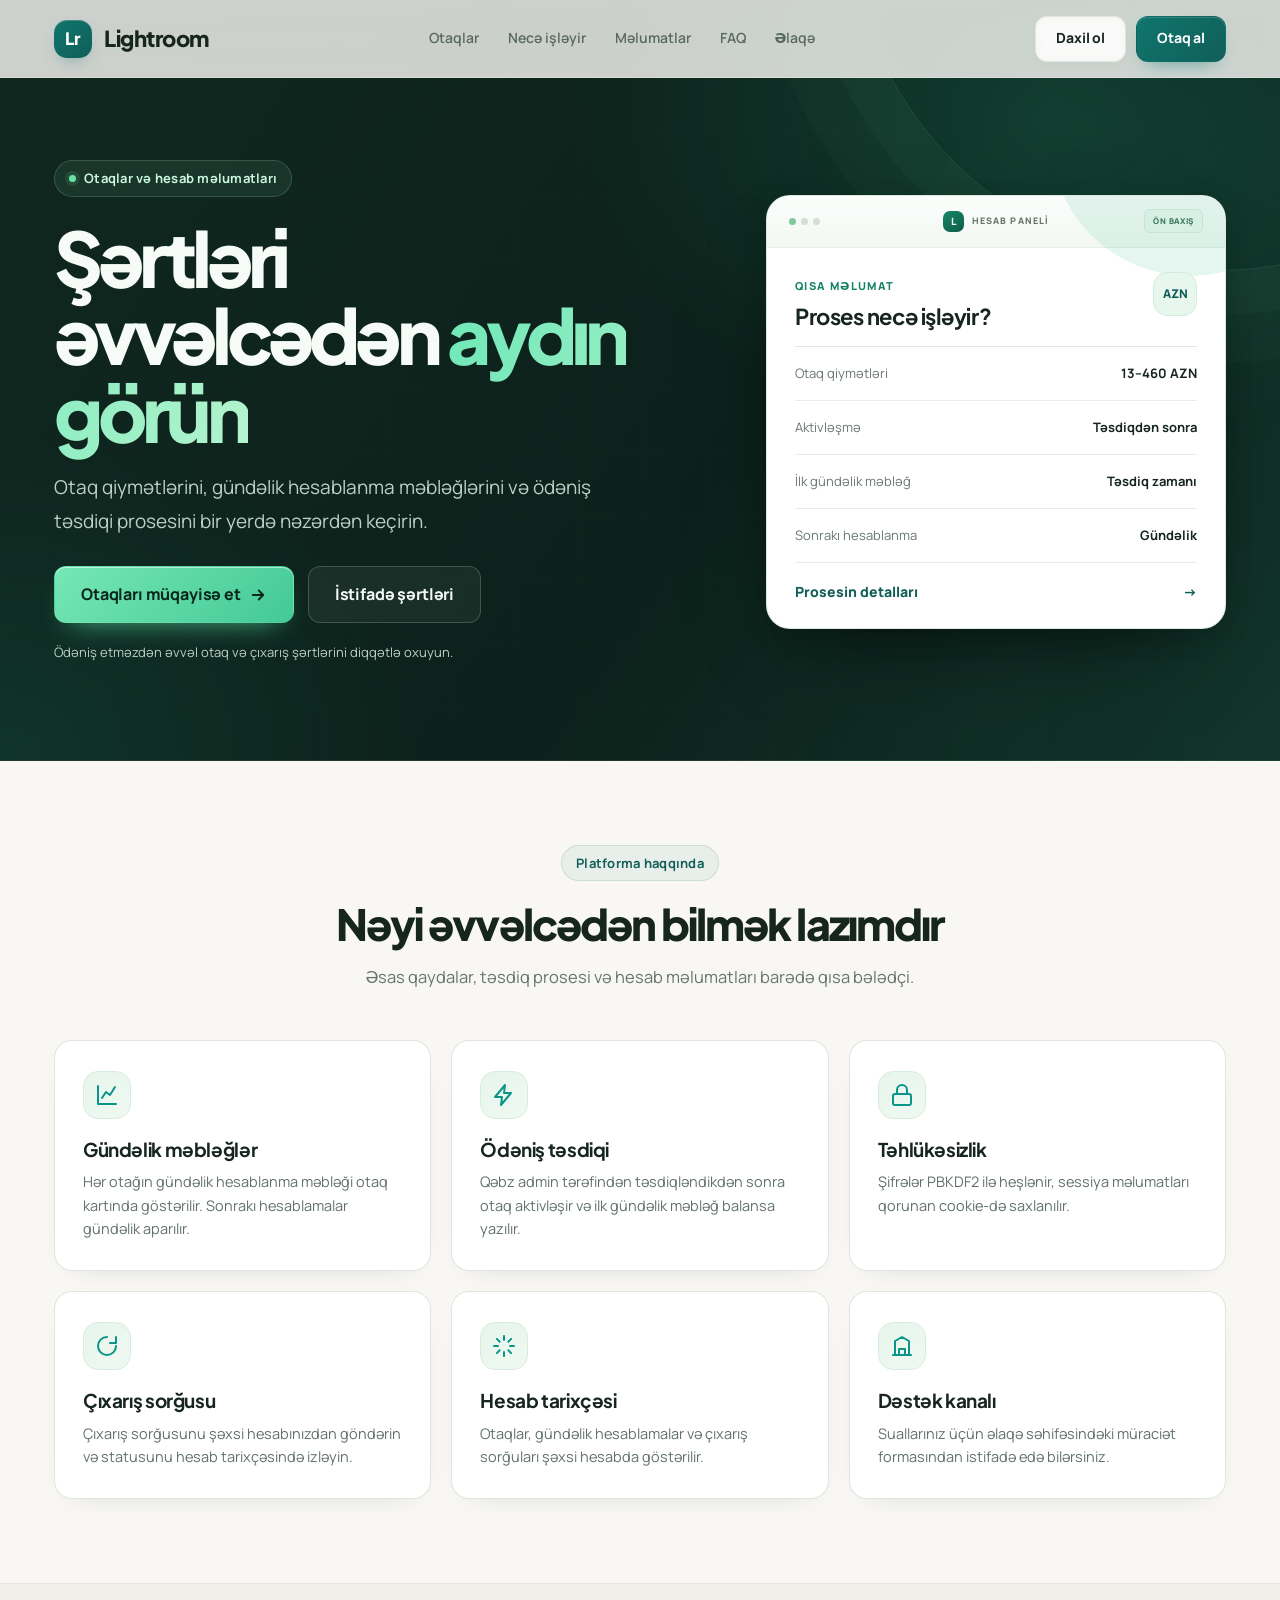
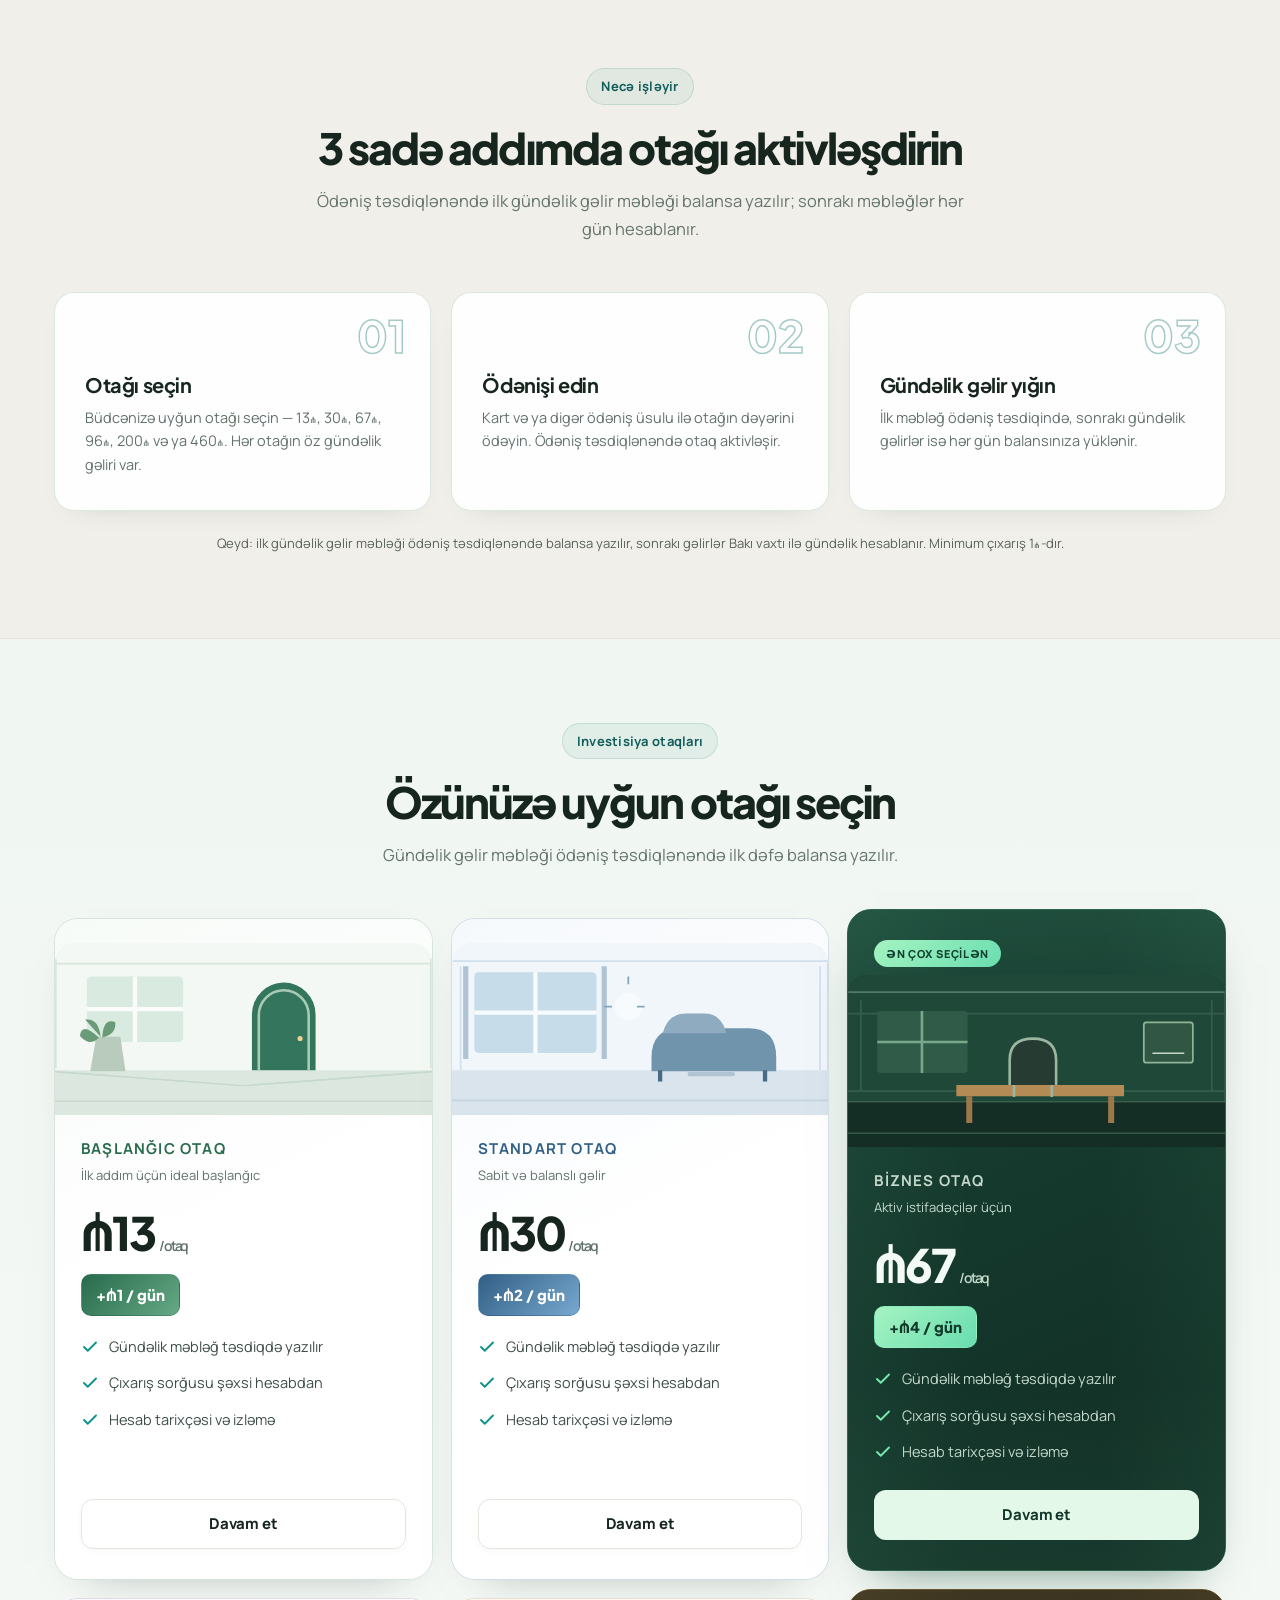
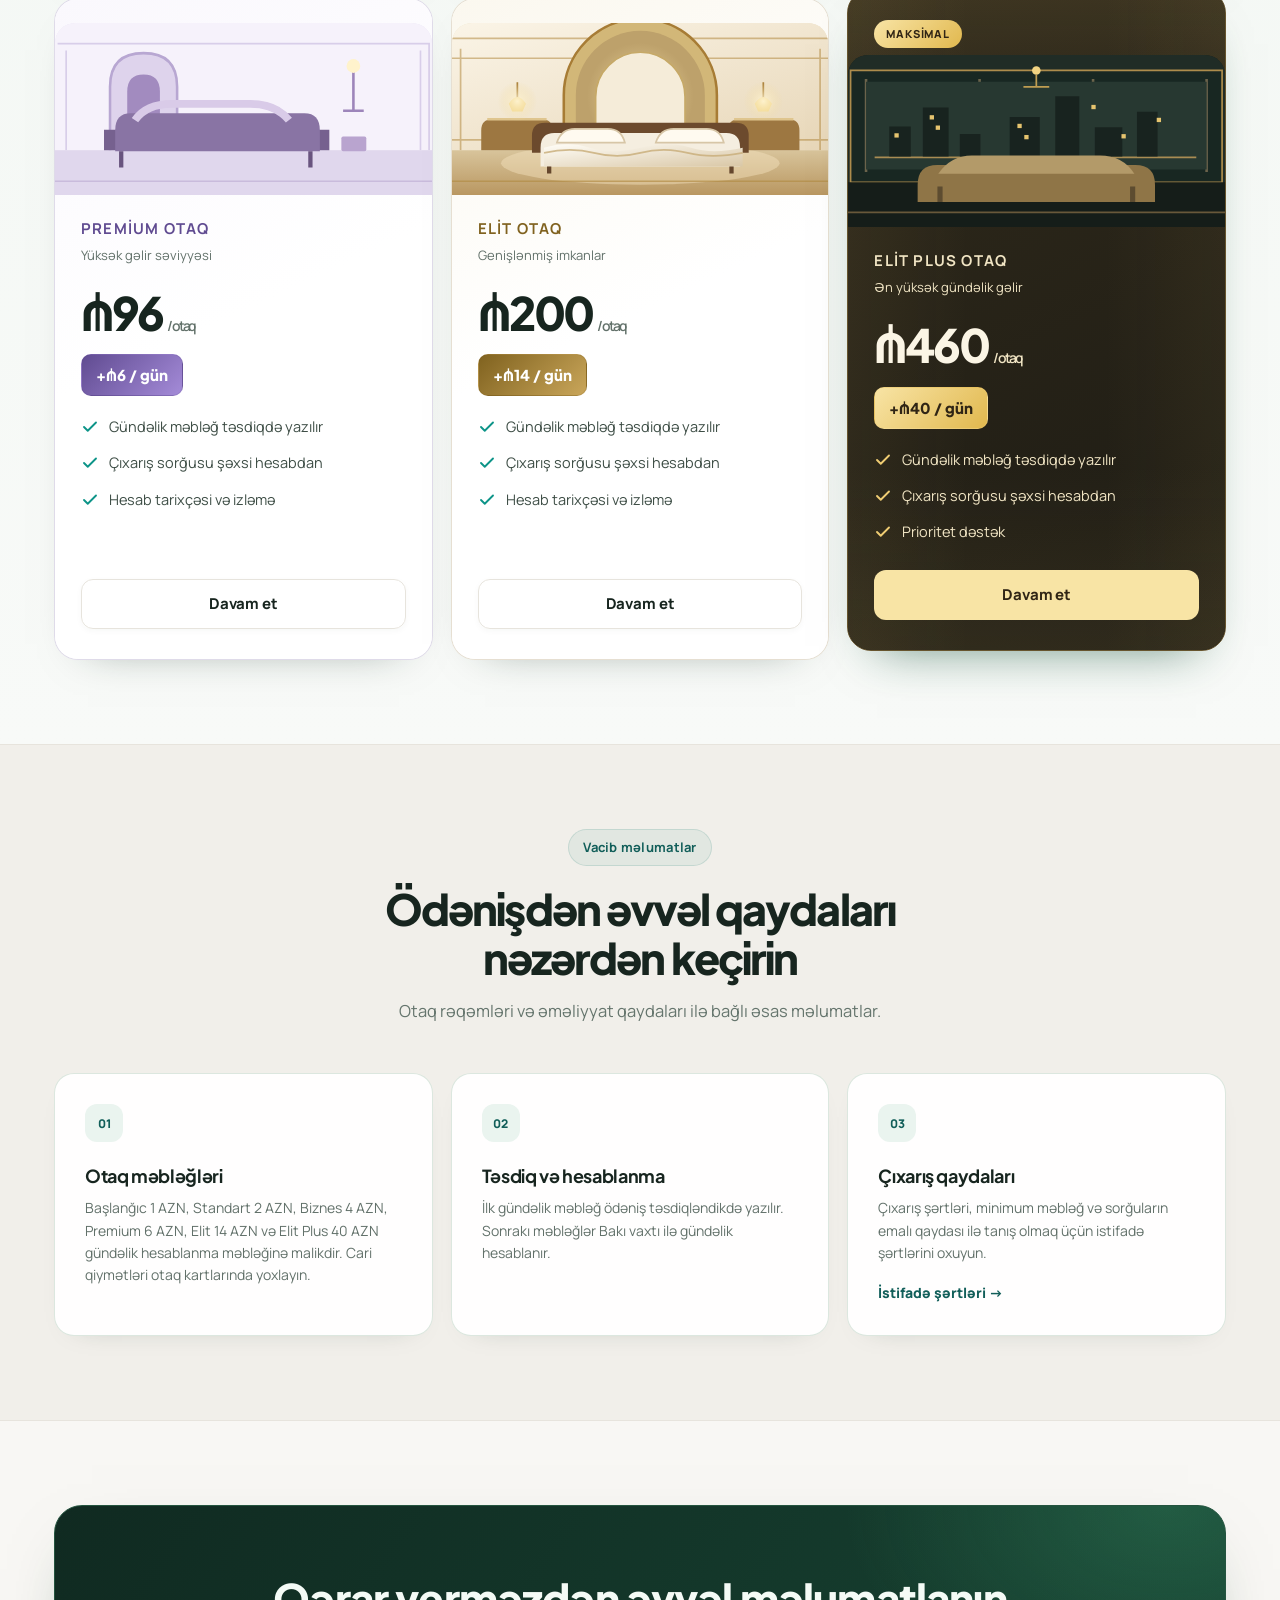
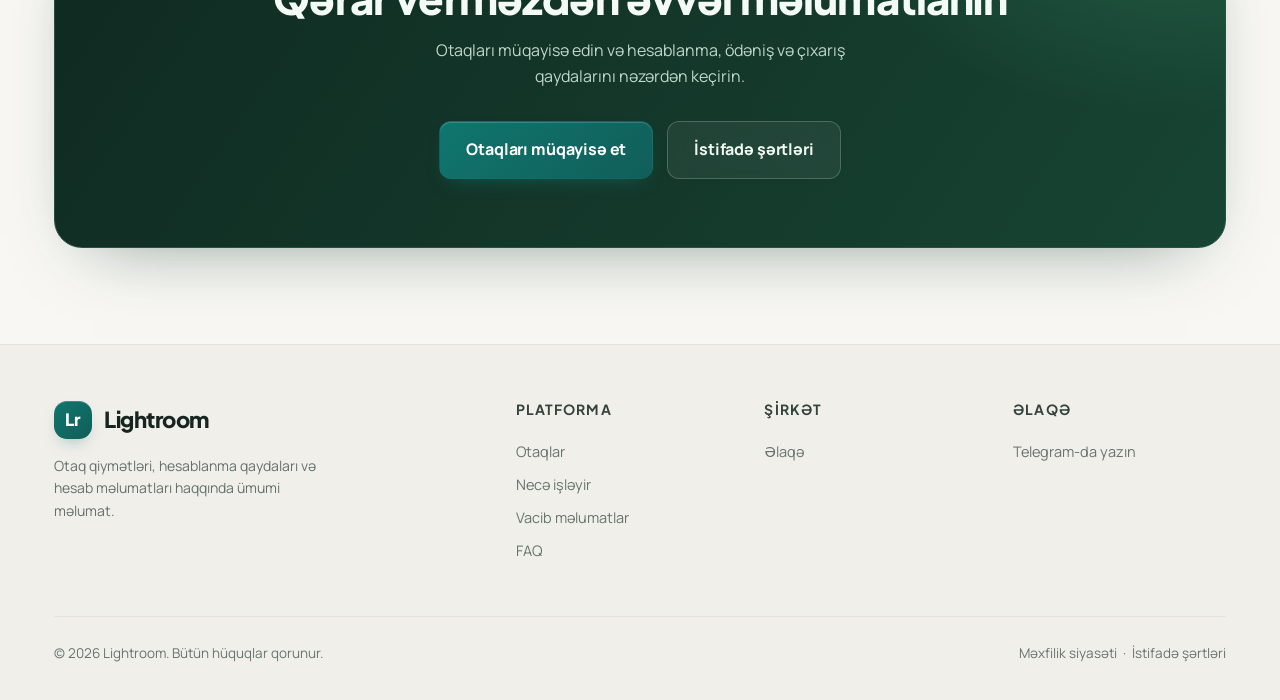
<file: index.html>
﻿ 
<!DOCTYPE html>
<html lang="az">
<head>
<meta charset="UTF-8" />
<meta name="viewport" content="width=device-width, initial-scale=1.0" />
<title>Lightroom — Otaq və hesab məlumatları</title>
<meta name="description" content="Lightroom otaqlarınin qiymətləri, gündəlik hesablanma məbləğləri və ödəniş prosesini aydın şəkildə nəzərdən keçirin." />
<link rel="preconnect" href="https://fonts.googleapis.com" />
<link rel="preconnect" href="https://fonts.gstatic.com" crossorigin />
<link href="https://fonts.googleapis.com/css2?family=Manrope:wght@400;500;600;700;800&family=Plus+Jakarta+Sans:wght@500;600;700;800&display=swap" rel="stylesheet" />
<link rel="stylesheet" href="styles.css" />
</head>
<body>

<div class="bg-glow"></div>
<div class="bg-grid"></div>

<!-- ============ HEADER ============ -->
<header id="header">
  <div class="container nav">
    <a href="index.html" class="logo">
      <span class="logo-mark">Lr</span>
      <span>Lightroom</span>
    </a>
    <nav class="nav-links" aria-label="Əsas naviqasiya">
      <a href="index.html#otaqler">Otaqlar</a>
      <a href="index.html#nece-isleyir">Necə işləyir</a>
      <a href="index.html#reyler">Məlumatlar</a>
      <a href="faq.html">FAQ</a>
      <a href="elaqe.html">Əlaqə</a>
    </nav>
    <div class="nav-cta">
      <a href="login.html" class="btn btn-ghost">Daxil ol</a>
      <a href="index.html#otaqler" class="btn btn-primary">Otaq al</a>
      <button class="menu-btn" id="menuBtn" aria-label="Menyunu aç" aria-expanded="false">
        <span></span><span></span><span></span>
      </button>
    </div>
  </div>
</header>

<!-- ============ MOBILE MENU ============ -->
<div class="mobile-menu" id="mobileMenu" hidden>
  <a href="index.html#otaqler">Otaqlar</a>
  <a href="index.html#nece-isleyir">Necə işləyir</a>
  <a href="index.html#reyler">Məlumatlar</a>
  <a href="faq.html">FAQ</a>
  <a href="elaqe.html">Əlaqə</a>
  <a href="login.html">Daxil ol</a>
  <a href="index.html#otaqler" style="color: var(--accent);">Otaq al</a>
</div>

<main>
  <!-- ============ HERO ============ -->
  <section class="hero" id="ana">
    <div class="container hero-layout">
      <div class="hero-copy">
        <span class="badge reveal"><span class="dot"></span> Otaqlar və hesab məlumatları</span>
        <h1 class="reveal reveal-delay-1">Şərtləri əvvəlcədən <span class="highlight">aydın görün</span></h1>
        <p class="lead reveal reveal-delay-2">Otaq qiymətlərini, gündəlik hesablanma məbləğlərini və ödəniş təsdiqi prosesini bir yerdə nəzərdən keçirin.</p>
        <div class="hero-actions reveal reveal-delay-3">
          <a href="index.html#otaqler" class="btn btn-primary btn-lg">Otaqları müqayisə et
          <svg width="18" height="18" viewBox="0 0 24 24" fill="none" stroke="currentColor" stroke-width="2.5" stroke-linecap="round" stroke-linejoin="round"><path d="M5 12h14M13 6l6 6-6 6"/></svg>
          </a>
          <a href="istifade-sertleri.html" class="btn btn-ghost btn-lg">İstifadə şərtləri</a>
        </div>
        <p class="hero-caption reveal reveal-delay-3">Ödəniş etməzdən əvvəl otaq və çıxarış şərtlərini diqqətlə oxuyun.</p>
      </div>

      <aside class="hero-summary reveal reveal-delay-1" aria-label="Platforma haqqında qısa məlumat">
        <div class="hero-preview-toolbar" aria-hidden="true">
          <div class="hero-preview-window"><span></span><span></span><span></span></div>
          <div class="hero-preview-identity"><span class="hero-preview-logo">L</span><span>HESAB PANELİ</span></div>
          <span class="hero-preview-tag">ÖN BAXIŞ</span>
        </div>
        <div class="hero-summary-head">
          <div>
            <span class="hero-summary-kicker">QISA MƏLUMAT</span>
            <h2>Proses necə işləyir?</h2>
          </div>
          <span class="hero-summary-mark">AZN</span>
        </div>
        <div class="hero-summary-list">
          <div class="hero-summary-row"><span>Otaq qiymətləri</span><strong>13–460 AZN</strong></div>
          <div class="hero-summary-row"><span>Aktivləşmə</span><strong>Təsdiqdən sonra</strong></div>
          <div class="hero-summary-row"><span>İlk gündəlik məbləğ</span><strong>Təsdiq zamanı</strong></div>
          <div class="hero-summary-row"><span>Sonrakı hesablanma</span><strong>Gündəlik</strong></div>
        </div>
        <a class="hero-summary-link" href="index.html#nece-isleyir">Prosesin detalları <span aria-hidden="true">→</span></a>
      </aside>
    </div>
  </section>

  <!-- ============ FEATURES ============ -->
  <section id="xususiyyetler">
    <div class="container">
      <div class="section-head reveal">
        <span class="badge">Platforma haqqında</span>
        <h2>Nəyi əvvəlcədən bilmək lazımdır</h2>
        <p>Əsas qaydalar, təsdiq prosesi və hesab məlumatları barədə qısa bələdçi.</p>
      </div>
      <div class="features-grid">
        <article class="feature-card reveal">
          <div class="feature-icon"><svg viewBox="0 0 24 24" fill="none" stroke-width="2" stroke-linecap="round" stroke-linejoin="round"><path d="M3 3v18h18"/><path d="M7 15l4-6 4 3 5-8"/></svg></div>
          <h3>Gündəlik məbləğlər</h3>
          <p>Hər otağın gündəlik hesablanma məbləği otaq kartında göstərilir. Sonrakı hesablamalar gündəlik aparılır.</p>
        </article>
        <article class="feature-card reveal reveal-delay-1">
          <div class="feature-icon"><svg viewBox="0 0 24 24" fill="none" stroke-width="2" stroke-linecap="round" stroke-linejoin="round"><path d="M13 2 3 14h7l-1 8 10-12h-7l1-8z"/></svg></div>
          <h3>Ödəniş təsdiqi</h3>
          <p>Qəbz admin tərəfindən təsdiqləndikdən sonra otaq aktivləşir və ilk gündəlik məbləğ balansa yazılır.</p>
        </article>
        <article class="feature-card reveal reveal-delay-2">
          <div class="feature-icon"><svg viewBox="0 0 24 24" fill="none" stroke-width="2" stroke-linecap="round" stroke-linejoin="round"><rect x="3" y="11" width="18" height="11" rx="2"/><path d="M7 11V7a5 5 0 0 1 10 0v4"/></svg></div>
          <h3>Təhlükəsizlik</h3>
          <p>Şifrələr PBKDF2 ilə heşlənir, sessiya məlumatları qorunan cookie-də saxlanılır.</p>
        </article>
        <article class="feature-card reveal">
          <div class="feature-icon"><svg viewBox="0 0 24 24" fill="none" stroke-width="2" stroke-linecap="round" stroke-linejoin="round"><path d="M21 12a9 9 0 1 1-9-9"/><path d="M21 3v6h-6"/></svg></div>
          <h3>Çıxarış sorğusu</h3>
          <p>Çıxarış sorğusunu şəxsi hesabınızdan göndərin və statusunu hesab tarixçəsində izləyin.</p>
        </article>
        <article class="feature-card reveal reveal-delay-1">
          <div class="feature-icon"><svg viewBox="0 0 24 24" fill="none" stroke-width="2" stroke-linecap="round" stroke-linejoin="round"><path d="M12 2v4M12 18v4M4.9 4.9l2.8 2.8M16.3 16.3l2.8 2.8M2 12h4M18 12h4M4.9 19.1l2.8-2.8M16.3 7.7l2.8-2.8"/></svg></div>
          <h3>Hesab tarixçəsi</h3>
          <p>Otaqlar, gündəlik hesablamalar və çıxarış sorğuları şəxsi hesabda göstərilir.</p>
        </article>
        <article class="feature-card reveal reveal-delay-2">
          <div class="feature-icon"><svg viewBox="0 0 24 24" fill="none" stroke-width="2" stroke-linecap="round" stroke-linejoin="round"><path d="M3 21h18M5 21V7l7-4 7 4v14M9 21v-6h6v6"/></svg></div>
          <h3>Dəstək kanalı</h3>
          <p>Suallarınız üçün əlaqə səhifəsindəki müraciət formasından istifadə edə bilərsiniz.</p>
        </article>
      </div>
    </div>
  </section>

  <!-- ============ HOW IT WORKS ============ -->
  <section id="nece-isleyir" style="background: var(--bg-soft); border-top: 1px solid var(--border); border-bottom: 1px solid var(--border);">
    <div class="container">
      <div class="section-head reveal">
        <span class="badge">Necə işləyir</span>
        <h2>3 sadə addımda otağı aktivləşdirin</h2>
        <p>Ödəniş təsdiqlənəndə ilk gündəlik gəlir məbləği balansa yazılır; sonrakı məbləğlər hər gün hesablanır.</p>
      </div>
      <div class="steps">
        <article class="step-card reveal">
          <h3>Otağı seçin</h3>
          <p>Büdcənizə uyğun otağı seçin — 13₼, 30₼, 67₼, 96₼, 200₼ və ya 460₼. Hər otağın öz gündəlik gəliri var.</p>
        </article>
        <article class="step-card reveal reveal-delay-1">
          <h3>Ödənişi edin</h3>
          <p>Kart və ya digər ödəniş üsulu ilə otağın dəyərini ödəyin. Ödəniş təsdiqlənəndə otaq aktivləşir.</p>
        </article>
        <article class="step-card reveal reveal-delay-2">
          <h3>Gündəlik gəlir yığın</h3>
          <p>İlk məbləğ ödəniş təsdiqində, sonrakı gündəlik gəlirlər isə hər gün balansınıza yüklənir.</p>
        </article>
      </div>
      <p style="margin-top:22px; text-align:center; font-size:13px; opacity:.7;">Qeyd: ilk gündəlik gəlir məbləği ödəniş təsdiqlənəndə balansa yazılır, sonrakı gəlirlər Bakı vaxtı ilə gündəlik hesablanır. Minimum çıxarış 1₼-dır.</p>
    </div>
  </section>

  <!-- ============ PACKAGES ============ -->
  <section id="otaqler">
    <div class="container">
      <div class="section-head reveal">
        <span class="badge">Investisiya otaqları</span>
        <h2>Özünüzə uyğun otağı seçin</h2>
        <p>Gündəlik gəlir məbləği ödəniş təsdiqlənəndə ilk dəfə balansa yazılır.</p>
      </div>
      <div class="pricing-grid">
        <article class="price-card reveal" data-room="starter">
          <div class="room-visual" aria-hidden="true">
            <svg class="room-art" viewBox="0 0 480 200" preserveAspectRatio="xMidYMid slice" focusable="false">
              <rect width="480" height="200" fill="#edf5ef"/>
              <path d="M0 0h480v148H0z" fill="#f4f8f4"/>
              <path d="M22 18v128M458 18v128M22 24h436" fill="none" stroke="#d7e5da" stroke-width="2"/>
              <path d="M0 148h480v52H0z" fill="#dce8df"/>
              <path d="m0 148 240 18 240-18" fill="none" stroke="#c7d8cc" stroke-width="2"/>
              <rect x="58" y="39" width="112" height="76" rx="5" fill="#d9eae0"/>
              <path d="M114 39v76M58 77h112" stroke="#f9fcfa" stroke-width="5"/>
              <path d="M250 148V83a37 37 0 0 1 74 0v65z" fill="#34765d"/>
              <path d="M258 148V84a29 29 0 0 1 58 0v64" fill="none" stroke="#a9cbb5" stroke-width="3"/>
              <circle cx="306" cy="111" r="3" fill="#e9d293"/>
              <path d="M62 149h41l-6-40H69z" fill="#b9cbbd"/>
              <path d="M72 110q-20-19-22-2 12 13 22 2m4 0q1-23 15-18 2 14-15 18m-2-1q-2-22-18-20" fill="#6b9a78"/>
              <path d="M0 184h480" stroke="#cad9ce" stroke-width="2"/>
            </svg>
          </div>
          <div class="plan-head">
            <span class="room-icon" aria-hidden="true"><svg viewBox="0 0 24 24" fill="none" stroke="currentColor" stroke-width="1.8" stroke-linecap="round" stroke-linejoin="round"><path d="M3 21V5a2 2 0 0 1 2-2h9a2 2 0 0 1 2 2v16"/><path d="M3 21h18"/><path d="M16 8h2a2 2 0 0 1 2 2v11"/><circle cx="11.5" cy="12" r="1"/></svg></span>
            <div class="plan-name">Başlanğıc Otaq</div>
            <p class="plan-desc">İlk addım üçün ideal başlanğıc</p>
          </div>
          <div class="price">₼13<span>/ otaq</span></div>
          <div class="daily-income">+₼1 / gün</div>
          <ul>
            <li><svg viewBox="0 0 24 24" fill="none" stroke-width="2.5" stroke-linecap="round" stroke-linejoin="round"><path d="M20 6 9 17l-5-5"/></svg> Gündəlik məbləğ təsdiqdə yazılır</li>
            <li><svg viewBox="0 0 24 24" fill="none" stroke-width="2.5" stroke-linecap="round" stroke-linejoin="round"><path d="M20 6 9 17l-5-5"/></svg> Çıxarış sorğusu şəxsi hesabdan</li>
            <li><svg viewBox="0 0 24 24" fill="none" stroke-width="2.5" stroke-linecap="round" stroke-linejoin="round"><path d="M20 6 9 17l-5-5"/></svg> Hesab tarixçəsi və izləmə</li>
          </ul>
          <a href="qeydiyyat.html" class="btn btn-ghost">Davam et</a>
        </article>
        <article class="price-card reveal reveal-delay-1" data-room="standard">
          <div class="room-visual" aria-hidden="true">
            <svg class="room-art" viewBox="0 0 480 200" preserveAspectRatio="xMidYMid slice" focusable="false">
              <rect width="480" height="200" fill="#e9f1f8"/>
              <path d="M0 0h480v148H0z" fill="#f1f6fb"/>
              <path d="M22 21h436v127M31 27v121M449 27v121" fill="none" stroke="#d1dfeb" stroke-width="2"/>
              <path d="M0 148h480v52H0z" fill="#d9e4ed"/>
              <rect x="47" y="34" width="142" height="94" rx="5" fill="#c6dce9"/>
              <path d="M118 34v94M47 81h142" stroke="#f8fbfd" stroke-width="5"/>
              <path d="M37 27v108M198 27v108" stroke="#7899b2" stroke-width="6" opacity=".55"/>
              <path d="M253 133q0-34 34-34h79q32 0 32 34v16H253z" fill="#7194ad"/>
              <path d="M266 105q6-23 27-23h22q19 0 25 23" fill="#8eabc0"/>
              <path d="M263 148v13m122-13v13" stroke="#476b84" stroke-width="5"/>
              <rect x="295" y="150" width="55" height="5" rx="2" fill="#b2c4d2"/>
              <path d="M0 183h480" stroke="#c5d5e0" stroke-width="2"/>
              <circle cx="226" cy="74" r="16" fill="#f8fbfd"/>
              <path d="M226 48v-9m-19 35h-9m47 0h-9" stroke="#83a5bf" stroke-width="2"/>
            </svg>
          </div>
          <div class="plan-head">
            <span class="room-icon" aria-hidden="true"><svg viewBox="0 0 24 24" fill="none" stroke="currentColor" stroke-width="1.8" stroke-linecap="round" stroke-linejoin="round"><path d="M3 21V5a2 2 0 0 1 2-2h9a2 2 0 0 1 2 2v16"/><path d="M3 21h18"/><path d="M16 8h2a2 2 0 0 1 2 2v11"/><circle cx="11.5" cy="12" r="1"/></svg></span>
            <div class="plan-name">Standart Otaq</div>
            <p class="plan-desc">Sabit və balanslı gəlir</p>
          </div>
          <div class="price">₼30<span>/ otaq</span></div>
          <div class="daily-income">+₼2 / gün</div>
          <ul>
            <li><svg viewBox="0 0 24 24" fill="none" stroke-width="2.5" stroke-linecap="round" stroke-linejoin="round"><path d="M20 6 9 17l-5-5"/></svg> Gündəlik məbləğ təsdiqdə yazılır</li>
            <li><svg viewBox="0 0 24 24" fill="none" stroke-width="2.5" stroke-linecap="round" stroke-linejoin="round"><path d="M20 6 9 17l-5-5"/></svg> Çıxarış sorğusu şəxsi hesabdan</li>
            <li><svg viewBox="0 0 24 24" fill="none" stroke-width="2.5" stroke-linecap="round" stroke-linejoin="round"><path d="M20 6 9 17l-5-5"/></svg> Hesab tarixçəsi və izləmə</li>
          </ul>
          <a href="qeydiyyat.html" class="btn btn-ghost">Davam et</a>
        </article>
        <article class="price-card reveal reveal-delay-2" data-room="business">
          <div class="plan-popular">Ən çox seçilən</div>
          <div class="room-visual" aria-hidden="true">
            <svg class="room-art" viewBox="0 0 480 200" preserveAspectRatio="xMidYMid slice" focusable="false">
              <rect width="480" height="200" fill="#17392e"/>
              <path d="M0 0h480v148H0z" fill="#204839"/>
              <path d="M20 20h440v128H20z" fill="none" stroke="#527b65" stroke-width="2"/>
              <path d="M36 29v107m408-107v107M20 45h440M20 135h440" fill="none" stroke="#365d4b" stroke-width="2"/>
              <rect x="55" y="42" width="105" height="72" rx="4" fill="#305b49"/>
              <path d="M107 42v72M55 78h105" stroke="#79a98b" stroke-width="3"/>
              <path d="M0 148h480v52H0z" fill="#142e25"/>
              <path d="M147 128h195v13H147z" fill="#b48b55"/>
              <path d="M162 141v31m165-31v31" stroke="#9c7849" stroke-width="7"/>
              <path d="M209 128v-29q0-25 27-25t27 25v29m-49 0v14m44-14v14" fill="#263c32" stroke="#9bb6a0" stroke-width="3"/>
              <rect x="365" y="55" width="57" height="47" rx="3" fill="#315744" stroke="#90b49a" stroke-width="2"/>
              <path d="M375 91h37" stroke="#c1d9c5" stroke-width="2"/>
              <path d="M0 184h480" stroke="#365b49" stroke-width="2"/>
            </svg>
          </div>
          <div class="plan-head">
            <span class="room-icon" aria-hidden="true"><svg viewBox="0 0 24 24" fill="none" stroke="currentColor" stroke-width="1.8" stroke-linecap="round" stroke-linejoin="round"><path d="M3 21V5a2 2 0 0 1 2-2h9a2 2 0 0 1 2 2v16"/><path d="M3 21h18"/><path d="M16 8h2a2 2 0 0 1 2 2v11"/><circle cx="11.5" cy="12" r="1"/></svg></span>
            <div class="plan-name">Biznes Otaq</div>
            <p class="plan-desc">Aktiv istifadəçilər üçün</p>
          </div>
          <div class="price">₼67<span>/ otaq</span></div>
          <div class="daily-income">+₼4 / gün</div>
          <ul>
            <li><svg viewBox="0 0 24 24" fill="none" stroke-width="2.5" stroke-linecap="round" stroke-linejoin="round"><path d="M20 6 9 17l-5-5"/></svg> Gündəlik məbləğ təsdiqdə yazılır</li>
            <li><svg viewBox="0 0 24 24" fill="none" stroke-width="2.5" stroke-linecap="round" stroke-linejoin="round"><path d="M20 6 9 17l-5-5"/></svg> Çıxarış sorğusu şəxsi hesabdan</li>
            <li><svg viewBox="0 0 24 24" fill="none" stroke-width="2.5" stroke-linecap="round" stroke-linejoin="round"><path d="M20 6 9 17l-5-5"/></svg> Hesab tarixçəsi və izləmə</li>
          </ul>
          <a href="qeydiyyat.html" class="btn btn-primary">Davam et</a>
        </article>
        <article class="price-card reveal reveal-delay-3" data-room="premium">
          <div class="room-visual" aria-hidden="true">
            <svg class="room-art" viewBox="0 0 480 200" preserveAspectRatio="xMidYMid slice" focusable="false">
              <rect width="480" height="200" fill="#eee9f7"/>
              <path d="M0 0h480v148H0z" fill="#f6f2fb"/>
              <path d="M24 24h432v124M34 32v116m412-116v116" fill="none" stroke="#d8cee9" stroke-width="2"/>
              <path d="M0 148h480v52H0z" fill="#e0d7ed"/>
              <path d="M85 148V74q0-39 39-39t39 39v74" fill="#ded3ec" stroke="#b8a7d2" stroke-width="3"/>
              <path d="M105 148V80q0-20 19-20t19 20v68" fill="#a28bbf"/>
              <path d="M78 148h262v-24H78z" fill="#76618f"/>
              <path d="M91 125q0-20 18-20h202q18 0 18 20v24H91z" fill="#8974a4"/>
              <path d="M114 113q13-19 43-19h91q30 0 45 19" fill="none" stroke="#d9cbe8" stroke-width="9"/>
              <path d="M98 149v19m220-19v19" stroke="#69547f" stroke-width="5"/>
              <path d="M368 52v51m-12-1h24" stroke="#9d85ba" stroke-width="3"/>
              <circle cx="368" cy="50" r="8" fill="#fff3cc"/>
              <rect x="354" y="132" width="29" height="17" rx="2" fill="#b9a4cf"/>
              <path d="M0 184h480" stroke="#c9bbdc" stroke-width="2"/>
            </svg>
          </div>
          <div class="plan-head">
            <span class="room-icon" aria-hidden="true"><svg viewBox="0 0 24 24" fill="none" stroke="currentColor" stroke-width="1.8" stroke-linecap="round" stroke-linejoin="round"><path d="M3 21V5a2 2 0 0 1 2-2h9a2 2 0 0 1 2 2v16"/><path d="M3 21h18"/><path d="M16 8h2a2 2 0 0 1 2 2v11"/><circle cx="11.5" cy="12" r="1"/></svg></span>
            <div class="plan-name">Premium Otaq</div>
            <p class="plan-desc">Yüksək gəlir səviyyəsi</p>
          </div>
          <div class="price">₼96<span>/ otaq</span></div>
          <div class="daily-income">+₼6 / gün</div>
          <ul>
            <li><svg viewBox="0 0 24 24" fill="none" stroke-width="2.5" stroke-linecap="round" stroke-linejoin="round"><path d="M20 6 9 17l-5-5"/></svg> Gündəlik məbləğ təsdiqdə yazılır</li>
            <li><svg viewBox="0 0 24 24" fill="none" stroke-width="2.5" stroke-linecap="round" stroke-linejoin="round"><path d="M20 6 9 17l-5-5"/></svg> Çıxarış sorğusu şəxsi hesabdan</li>
            <li><svg viewBox="0 0 24 24" fill="none" stroke-width="2.5" stroke-linecap="round" stroke-linejoin="round"><path d="M20 6 9 17l-5-5"/></svg> Hesab tarixçəsi və izləmə</li>
          </ul>
          <a href="qeydiyyat.html" class="btn btn-ghost">Davam et</a>
        </article>
        <article class="price-card reveal reveal-delay-3" data-room="elite">
          <div class="room-visual" aria-hidden="true">
            <svg class="room-art" viewBox="0 0 480 200" preserveAspectRatio="xMidYMid slice" focusable="false">
              <defs>
                <linearGradient id="elite-wall" x1="0" y1="0" x2="1" y2="1">
                  <stop stop-color="#fbf5e8"/>
                  <stop offset="1" stop-color="#e7d6b7"/>
                </linearGradient>
                <linearGradient id="elite-floor" x1="0" y1="0" x2="0" y2="1">
                  <stop stop-color="#d8c49b"/>
                  <stop offset="1" stop-color="#b99761"/>
                </linearGradient>
                <linearGradient id="elite-fabric" x1="0" y1="0" x2="1" y2="1">
                  <stop stop-color="#fffdf7"/>
                  <stop offset="1" stop-color="#d9c7a6"/>
                </linearGradient>
                <radialGradient id="elite-light">
                  <stop stop-color="#fff6d8" stop-opacity=".85"/>
                  <stop offset="1" stop-color="#f0d99c" stop-opacity="0"/>
                </radialGradient>
              </defs>
              <rect width="480" height="200" fill="#eee4ce"/>
              <path d="M0 0h480v148H0z" fill="url(#elite-wall)"/>
              <path d="M18 18h444v130M31 30v118m418-118v118M18 41h444M18 136h444" fill="none" stroke="#b28b43" stroke-width="2" opacity=".55"/>
              <path d="M0 148h480v52H0z" fill="url(#elite-floor)"/>
              <ellipse cx="240" cy="163" rx="162" ry="25" fill="#f4e3bf" opacity=".45"/>
              <path d="M151 148V84a89 89 0 0 1 178 0v64" fill="#d2b778" stroke="#a77c35" stroke-width="3"/>
              <path d="M165 148V84a75 75 0 0 1 150 0v64" fill="#bda16b"/>
              <path d="M178 148V85a62 62 0 0 1 124 0v63" fill="url(#elite-light)"/>
              <path d="M188 148V86a52 52 0 0 1 104 0v62" fill="#f5ecd9" stroke="#c6a968" stroke-width="2"/>
              <path d="M55 148v-23q0-13 13-13h57q13 0 13 13v23zM342 148v-23q0-13 13-13h57q13 0 13 13v23z" fill="#9d7741"/>
              <path d="M62 112h69m218 0h69" stroke="#dfc58e" stroke-width="3"/>
              <path d="M97 69v29m286-29v29" stroke="#a77c35" stroke-width="2"/>
              <path d="M87 94q10-16 20 0l-4 9H91zM373 94q10-16 20 0l-4 9h-12z" fill="#f4d98e"/>
              <circle cx="97" cy="91" r="23" fill="url(#elite-light)"/>
              <circle cx="383" cy="91" r="23" fill="url(#elite-light)"/>
              <path d="M114 151v-20q0-15 15-15h222q15 0 15 15v20" fill="#6c4a2d"/>
              <path d="M124 145q0-17 16-17h200q16 0 16 17v22H124z" fill="#f5eee0"/>
              <path d="M143 139q5-16 21-16h38q16 0 20 16zM258 139q5-16 21-16h38q16 0 20 16z" fill="#fffaf0" stroke="#d7c6a7" stroke-width="2"/>
              <path d="M128 145q28-8 53 0t59 0 59 0 60 0v22H128z" fill="url(#elite-fabric)"/>
              <path d="M128 151q31-7 58 0t54 0 55 0 64 0" fill="none" stroke="#c9ad78" stroke-width="2" opacity=".8"/>
              <path d="M134 167v8m212-8v8" stroke="#65472d" stroke-width="5"/>
              <path d="M0 184h480" stroke="#b28b43" stroke-width="2" opacity=".65"/>
            </svg>
          </div>
          <div class="plan-head">
            <span class="room-icon" aria-hidden="true"><svg viewBox="0 0 24 24" fill="none" stroke="currentColor" stroke-width="1.8" stroke-linecap="round" stroke-linejoin="round"><path d="M3 21V5a2 2 0 0 1 2-2h9a2 2 0 0 1 2 2v16"/><path d="M3 21h18"/><path d="M16 8h2a2 2 0 0 1 2 2v11"/><circle cx="11.5" cy="12" r="1"/></svg></span>
            <div class="plan-name">Elit Otaq</div>
            <p class="plan-desc">Genişlənmiş imkanlar</p>
          </div>
          <div class="price">₼200<span>/ otaq</span></div>
          <div class="daily-income">+₼14 / gün</div>
          <ul>
            <li><svg viewBox="0 0 24 24" fill="none" stroke-width="2.5" stroke-linecap="round" stroke-linejoin="round"><path d="M20 6 9 17l-5-5"/></svg> Gündəlik məbləğ təsdiqdə yazılır</li>
            <li><svg viewBox="0 0 24 24" fill="none" stroke-width="2.5" stroke-linecap="round" stroke-linejoin="round"><path d="M20 6 9 17l-5-5"/></svg> Çıxarış sorğusu şəxsi hesabdan</li>
            <li><svg viewBox="0 0 24 24" fill="none" stroke-width="2.5" stroke-linecap="round" stroke-linejoin="round"><path d="M20 6 9 17l-5-5"/></svg> Hesab tarixçəsi və izləmə</li>
          </ul>
          <a href="qeydiyyat.html" class="btn btn-ghost">Davam et</a>
        </article>
        <article class="price-card reveal reveal-delay-3" data-room="elite-plus">
          <div class="plan-popular">Maksimal</div>
          <div class="room-visual" aria-hidden="true">
            <svg class="room-art" viewBox="0 0 480 200" preserveAspectRatio="xMidYMid slice" focusable="false">
              <rect width="480" height="200" fill="#18221e"/>
              <path d="M0 0h480v148H0z" fill="#202c26"/>
              <path d="M24 18h432v130H24z" fill="#182722" stroke="#ad8c4c" stroke-width="2"/>
              <path d="M42 28v108m132-108v108m132-108v108m132-108v108" stroke="#6b634b" stroke-width="3"/>
              <path d="M42 31h396v102H42z" fill="#273831"/>
              <path d="M52 119h374" stroke="#a98c53" stroke-width="2"/>
              <path d="M69 118V83h25v35m14 0V61h30v57m13 0V92h24v26m34 0V72h35v46m18 0V48h28v70m18 0V84h32v34m17 0V66h24v52" fill="#18231f"/>
              <g fill="#e6c46f">
                <rect x="75" y="91" width="5" height="5"/><rect x="116" y="70" width="5" height="5"/>
                <rect x="123" y="82" width="5" height="5"/><rect x="218" y="80" width="5" height="5"/>
                <rect x="226" y="93" width="5" height="5"/><rect x="304" y="58" width="5" height="5"/>
                <rect x="339" y="92" width="5" height="5"/><rect x="380" y="73" width="5" height="5"/>
              </g>
              <path d="M0 148h480v52H0z" fill="#151d19"/>
              <path d="M102 151q0-23 23-23h230q23 0 23 23v20H102z" fill="#8f7547"/>
              <path d="M126 138q15-21 39-21h149q26 0 40 21" fill="#b39a69"/>
              <path d="M128 153v18m224-18v18" stroke="#5d4c30" stroke-width="6"/>
              <path d="M0 183h480" stroke="#68583a" stroke-width="2"/>
              <circle cx="240" cy="18" r="5" fill="#f2d483"/>
              <path d="M240 23v15m-15-1h30" stroke="#bf9d52" stroke-width="2"/>
            </svg>
          </div>
          <div class="plan-head">
            <span class="room-icon" aria-hidden="true"><svg viewBox="0 0 24 24" fill="none" stroke="currentColor" stroke-width="1.8" stroke-linecap="round" stroke-linejoin="round"><path d="M3 21V5a2 2 0 0 1 2-2h9a2 2 0 0 1 2 2v16"/><path d="M3 21h18"/><path d="M16 8h2a2 2 0 0 1 2 2v11"/><circle cx="11.5" cy="12" r="1"/></svg></span>
            <div class="plan-name">Elit Plus Otaq</div>
            <p class="plan-desc">Ən yüksək gündəlik gəlir</p>
          </div>
          <div class="price">₼460<span>/ otaq</span></div>
          <div class="daily-income">+₼40 / gün</div>
          <ul>
            <li><svg viewBox="0 0 24 24" fill="none" stroke-width="2.5" stroke-linecap="round" stroke-linejoin="round"><path d="M20 6 9 17l-5-5"/></svg> Gündəlik məbləğ təsdiqdə yazılır</li>
            <li><svg viewBox="0 0 24 24" fill="none" stroke-width="2.5" stroke-linecap="round" stroke-linejoin="round"><path d="M20 6 9 17l-5-5"/></svg> Çıxarış sorğusu şəxsi hesabdan</li>
            <li><svg viewBox="0 0 24 24" fill="none" stroke-width="2.5" stroke-linecap="round" stroke-linejoin="round"><path d="M20 6 9 17l-5-5"/></svg> Prioritet dəstək</li>
          </ul>
          <a href="qeydiyyat.html" class="btn btn-primary">Davam et</a>
        </article>
      </div>
    </div>
  </section>

  <!-- ============ IMPORTANT INFORMATION ============ -->
  <section id="reyler" style="background: var(--bg-soft); border-top: 1px solid var(--border); border-bottom: 1px solid var(--border);">
    <div class="container">
      <div class="section-head reveal">
        <span class="badge">Vacib məlumatlar</span>
        <h2>Ödənişdən əvvəl qaydaları nəzərdən keçirin</h2>
        <p>Otaq rəqəmləri və əməliyyat qaydaları ilə bağlı əsas məlumatlar.</p>
      </div>
      <div class="info-grid">
        <article class="info-card reveal">
          <span class="info-number">01</span>
          <h3>Otaq məbləğləri</h3>
          <p>Başlanğıc 1 AZN, Standart 2 AZN, Biznes 4 AZN, Premium 6 AZN, Elit 14 AZN və Elit Plus 40 AZN gündəlik hesablanma məbləğinə malikdir. Cari qiymətləri otaq kartlarında yoxlayın.</p>
        </article>
        <article class="info-card reveal reveal-delay-1">
          <span class="info-number">02</span>
          <h3>Təsdiq və hesablanma</h3>
          <p>İlk gündəlik məbləğ ödəniş təsdiqləndikdə yazılır. Sonrakı məbləğlər Bakı vaxtı ilə gündəlik hesablanır.</p>
        </article>
        <article class="info-card reveal reveal-delay-2">
          <span class="info-number">03</span>
          <h3>Çıxarış qaydaları</h3>
          <p>Çıxarış şərtləri, minimum məbləğ və sorğuların emalı qaydası ilə tanış olmaq üçün istifadə şərtlərini oxuyun.</p>
          <a href="istifade-sertleri.html" class="info-link">İstifadə şərtləri <span aria-hidden="true">→</span></a>
        </article>
      </div>
    </div>
  </section>

  <!-- ============ CTA ============ -->
  <section id="basla">
    <div class="container">
      <div class="cta-box reveal">
        <h2>Qərar verməzdən əvvəl məlumatlanın</h2>
        <p>Otaqları müqayisə edin və hesablanma, ödəniş və çıxarış qaydalarını nəzərdən keçirin.</p>
        <div class="cta-actions">
          <a href="index.html#otaqler" class="btn btn-primary btn-lg">Otaqları müqayisə et</a>
          <a href="istifade-sertleri.html" class="btn btn-ghost btn-lg">İstifadə şərtləri</a>
        </div>
      </div>
    </div>
  </section>
</main>

<!-- ============ FOOTER ============ -->
<footer>
  <div class="container">
    <div class="footer-grid">
      <div class="footer-brand">
        <a href="index.html" class="logo">
          <span class="logo-mark">Lr</span>
          <span>Lightroom</span>
        </a>
        <p>Otaq qiymətləri, hesablanma qaydaları və hesab məlumatları haqqında ümumi məlumat.</p>
      </div>
      <div class="footer-col">
        <h4>Platforma</h4>
        <a href="index.html#otaqler">Otaqlar</a>
        <a href="index.html#nece-isleyir">Necə işləyir</a>
        <a href="index.html#reyler">Vacib məlumatlar</a>
        <a href="faq.html">FAQ</a>
      </div>
      <div class="footer-col">
        <h4>Şirkət</h4>
        <a href="elaqe.html">Əlaqə</a>
      </div>
      <div class="footer-col">
        <h4>Əlaqə</h4>
        <a href="https://t.me/john_nexo" target="_blank" rel="noopener noreferrer">Telegram-da yazın</a>
      </div>
    </div>
    <div class="footer-bottom">
      <p>© <span id="year">2026</span> Lightroom. Bütün hüquqlar qorunur.</p>
      <p><a href="mexfilik.html">Məxfilik siyasəti</a> &nbsp;·&nbsp; <a href="istifade-sertleri.html">İstifadə şərtləri</a></p>
    </div>
  </div>
</footer>

<script src="api-config.js"></script>
<script src="api.js"></script>
<script>
  // Fallback: keep the footer year current even if script.js fails to load.
  (function () {
    try {
      var y = document.getElementById('year');
      if (y && y.textContent === '2026') y.textContent = String(new Date().getFullYear());
    } catch (e) { /* no-op */ }
  })();
</script>
<script src="script.js"></script>
</body>
</html>
</file>
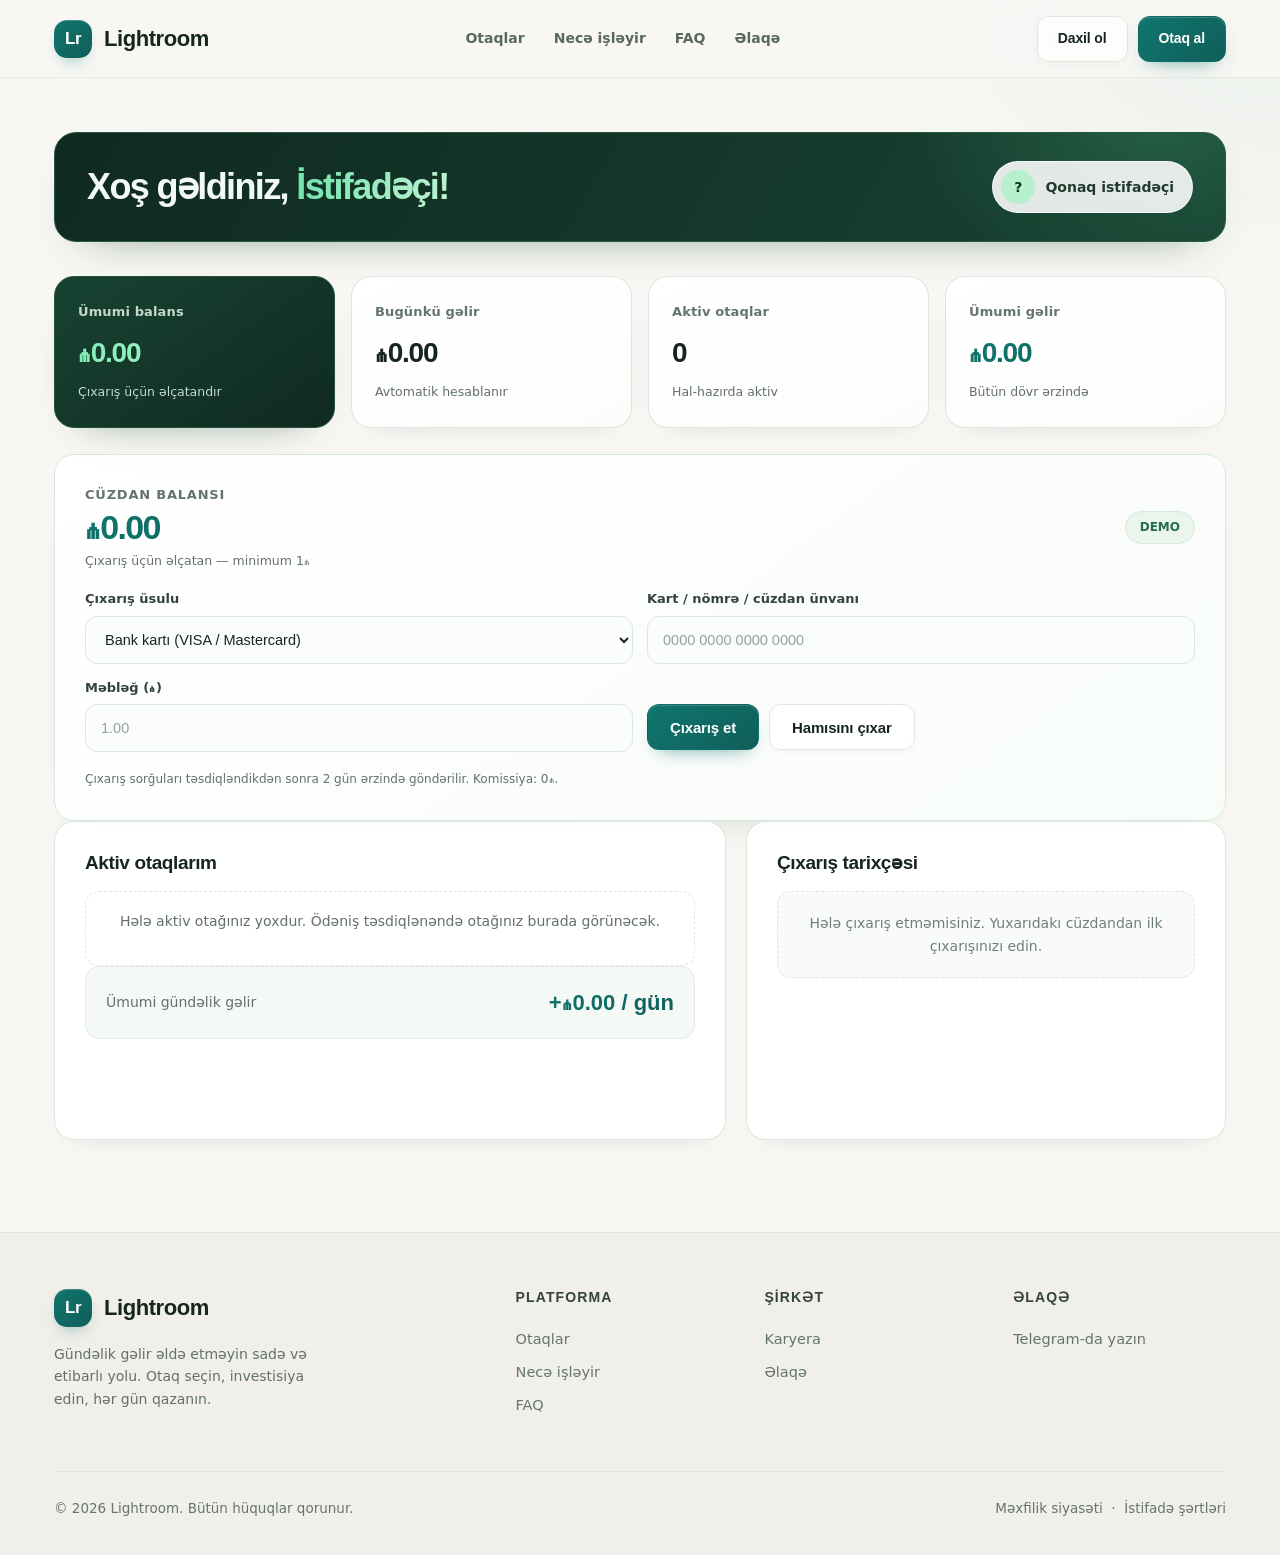
<file: dashboard.html>
﻿<!DOCTYPE html>
<html lang="az">
<head>
<meta charset="UTF-8" />
<meta name="viewport" content="width=device-width, initial-scale=1.0" />
<meta http-equiv="Content-Security-Policy" content="default-src 'self'; script-src 'self' 'unsafe-inline'; style-src 'self' 'unsafe-inline' fonts.googleapis.com; font-src fonts.gstatic.com; img-src 'self' data:; connect-src 'self' https:; base-uri 'self'; form-action 'self'; object-src 'none'" />
<title>Mənim panelim — Lightroom</title>
<meta name="description" content="Lightroom istifadəçi paneli — balansınızı və hesab məlumatlarınızı izləyin." />
<link rel="preconnect" href="https://fonts.googleapis.com" />
<link rel="preconnect" href="https://fonts.gstatic.com" crossorigin />
<link href="https://fonts.googleapis.com/css2?family=Manrope:wght@400;500;600;700;800&family=Plus+Jakarta+Sans:wght@500;600;700;800&display=swap" rel="stylesheet" />
<link rel="stylesheet" href="styles.css" />
<!-- Backend URL yalnız deploy konfiqurasiyasından gəlir; localStorage-dan oxunmur (manipulyasiya riski) -->
</head>
<body>

<div class="bg-glow"></div>
<div class="bg-grid"></div>

<!-- ============ HEADER ============ -->
<header id="header">
  <div class="container nav">
    <a href="index.html" class="logo">
      <span class="logo-mark">Lr</span>
      <span>Lightroom</span>
    </a>
    <nav class="nav-links" aria-label="Əsas naviqasiya">
      <a href="index.html#otaqler">Otaqlar</a>
      <a href="index.html#nece-isleyir">Necə işləyir</a>
      <a href="faq.html">FAQ</a>
      <a href="elaqe.html">Əlaqə</a>
    </nav>
    <div class="nav-cta">
      <a href="dashboard.html" class="btn btn-ghost">Panelim</a>
      <a href="index.html#otaqler" class="btn btn-primary">Otaq al</a>
      <button class="menu-btn" id="menuBtn" aria-label="Menyunu aç" aria-expanded="false">
        <span></span><span></span><span></span>
      </button>
    </div>
  </div>
</header>

<!-- ============ MOBILE MENU ============ -->
<div class="mobile-menu" id="mobileMenu" hidden>
  <a href="index.html#otaqler">Otaqlar</a>
  <a href="index.html#nece-isleyir">Necə işləyir</a>
  <a href="faq.html">FAQ</a>
  <a href="elaqe.html">Əlaqə</a>
  <a href="login.html">Daxil ol</a>
  <a href="index.html#otaqler" style="color: var(--accent);">Otaq al</a>
</div>

<!-- ============ DASHBOARD ============ -->
<section class="dash-section">
  <div class="container">
    <div class="dash-head reveal visible">
      <h1>Xoş gəldiniz, <span class="grad-text" id="dashUserName">İstifadəçi!</span></h1>
      <div class="user-chip">
        <span class="dash-avatar" id="dashAvatar">?</span>
        <span id="dashFullName">Qonaq istifadəçi</span>
      </div>
    </div>

    <!-- Balance cards -->
    <div class="balance-grid">
      <div class="balance-card reveal visible">
        <div class="label">Ümumi balans</div>
        <div class="value accent" id="totalBalance">₼0.00</div>
        <div class="sub">Çıxarış üçün əlçatandır</div>
      </div>
      <div class="balance-card reveal visible reveal-delay-1">
        <div class="label">Bugünkü gəlir</div>
        <div class="value" id="todayEarning">₼0.00</div>
        <div class="sub">Avtomatik hesablanır</div>
      </div>
      <div class="balance-card reveal visible reveal-delay-2">
        <div class="label">Aktiv otaqlar</div>
        <div class="value" id="activePlans">0</div>
        <div class="sub">Hal-hazırda aktiv</div>
      </div>
      <div class="balance-card reveal visible reveal-delay-3">
        <div class="label">Ümumi gəlir</div>
        <div class="value accent" id="totalEarned">₼0.00</div>
        <div class="sub">Bütün dövr ərzində</div>
      </div>
    </div>

    <!-- Wallet / Withdraw -->
    <div class="wallet-panel reveal visible">
      <div class="wallet-balance-row">
        <div>
          <div class="wallet-balance-label">Cüzdan balansı</div>
          <div class="wallet-balance-amount" id="walletBalance">₼0.00</div>
          <div class="wallet-balance-sub">Çıxarış üçün əlçatan — minimum 1₼</div>
        </div>
        <span class="tag" id="walletStatusTag" style="font-size:12px; font-weight:700; padding:6px 14px; border-radius:999px; background:rgba(167,139,250,.12); border:1px solid rgba(167,139,250,.3); color:var(--accent-strong);">Yoxlanır...</span>
      </div>

      <div class="withdraw-grid">
        <div class="withdraw-field">
          <label for="withdrawMethod">Çıxarış üsulu</label>
          <select class="form-input" id="withdrawMethod">
            <option value="card">Bank kartı (VISA / Mastercard)</option>
            <option value="m10">m10 · E-Wallet</option>
          </select>
        </div>
        <div class="withdraw-field">
          <label for="withdrawTarget">Kart / nömrə / cüzdan ünvanı</label>
          <input type="text" class="form-input" id="withdrawTarget" inputmode="numeric" autocomplete="off" spellcheck="false" maxlength="19" placeholder="0000 0000 0000 0000">
        </div>
        <div class="withdraw-field">
          <label for="withdrawAmount">Məbləğ (₼)</label>
          <input type="number" class="form-input" id="withdrawAmount" min="1" step="0.01" placeholder="1.00">
        </div>
        <div class="withdraw-field">
          <label>&nbsp;</label>
          <div class="withdraw-actions">
            <button class="btn btn-primary" id="withdrawBtn" type="button">Çıxarış et</button>
            <button class="btn btn-ghost" id="withdrawMaxBtn" type="button">Hamısını çıxar</button>
          </div>
        </div>
      </div>

      <div class="withdraw-msg" id="withdrawMsg"></div>
      <div class="withdraw-hint">Çıxarış sorğuları təsdiqləndikdən sonra 2 gün ərzində göndərilir. Komissiya: 0₼.</div>
    </div>

    <!-- Telegram bildirişləri arxa planda göndərilir (interfeysdə göstərilmir) -->

    <div class="dash-cards">
      <!-- Active plans -->
      <div class="dash-panel reveal visible">
        <h3>Aktiv otaqlarım</h3>
        <div id="activePlansList">
          <div class="active-plan-empty" id="activePlansEmpty" hidden>
            <p style="font-size:14px;color:var(--text-dim);line-height:1.6;margin-bottom:14px;">Hələ aktiv otağınız yoxdur. Ödəniş təsdiqlənəndə otağınız burada görünəcək.</p>
          </div>
        </div>
        <div class="earn-rate">
          <span style="font-size: 14px; color: var(--text-dim);">Ümumi gündəlik gəlir</span>
          <span class="big" id="totalDailyRate">+₼0 / gün</span>
        </div>
        <a href="index.html#otaqler" class="btn btn-ghost btn-block">Yeni otaq al</a>
      </div>

      <!-- Earnings history -->
      <div class="dash-panel reveal visible reveal-delay-1">
        <h3>Çıxarış tarixçəsi</h3>
        <div id="withdrawHistoryEmpty" style="font-size: 14px; color: var(--text-dim); padding: 20px 0; text-align: center;">Hələ çıxarış etməmisiniz. Yuxarıdakı cüzdandan ilk çıxarışınızı edin.</div>
        <div id="withdrawHistory"></div>
      </div>
    </div>
  </div>
</section>

<!-- ============ FOOTER ============ -->
<footer>
  <div class="container">
    <div class="footer-grid">
      <div class="footer-brand">
        <a href="index.html" class="logo">
          <span class="logo-mark">Lr</span>
          <span>Lightroom</span>
        </a>
        <p>Gündəlik gəlir əldə etməyin sadə və etibarlı yolu. Otaq seçin, investisiya edin, hər gün qazanın.</p>
      </div>
      <div class="footer-col">
        <h4>Platforma</h4>
        <a href="index.html#otaqler">Otaqlar</a>
        <a href="index.html#nece-isleyir">Necə işləyir</a>
        <a href="faq.html">FAQ</a>
      </div>
      <div class="footer-col">
        <h4>Şirkət</h4>
        <a href="karyera.html">Karyera</a>
        <a href="elaqe.html">Əlaqə</a>
      </div>
      <div class="footer-col">
        <h4>Əlaqə</h4>
        <a href="https://t.me/john_nexo" target="_blank" rel="noopener noreferrer">Telegram-da yazın</a>
      </div>
    </div>
    <div class="footer-bottom">
      <p>© <span id="year">2026</span> Lightroom. Bütün hüquqlar qorunur.</p>
      <p><a href="mexfilik.html">Məxfilik siyasəti</a> &nbsp;·&nbsp; <a href="istifade-sertleri.html">İstifadə şərtləri</a></p>
    </div>
  </div>
</footer>

<script src="api-config.js"></script>
<script src="api.js"></script>
<script src="script.js"></script>
<script>
  // Demo məlumatlarla və ödənilmiş otaqla balans hesablanması
  // Backend işə düşəndə real bazadan məlumat gəlir, yoxdursa localStorage demo.
  (async function () {
    var api = window.NexoraAPI;
    if (api) await api.detect();
    var usingBackend = api && api.isUp() && api.getToken();
    var AZ_MONTHS = ['Yanvar', 'Fevral', 'Mart', 'Aprel', 'May', 'İyun', 'İyul', 'Avqust', 'Sentyabr', 'Oktyabr', 'Noyabr', 'Dekabr'];

    function formatDate(value) {
      var source = value instanceof Date ? value : String(value || '');
      if (typeof source === 'string' && /^\d{4}-\d{2}-\d{2} \d{2}:\d{2}:\d{2}$/.test(source)) {
        source = source.replace(' ', 'T') + 'Z';
      }
      var date = source instanceof Date ? source : new Date(source);
      if (isNaN(date.getTime())) return String(value || '');
      var parts = new Intl.DateTimeFormat('en', {
        timeZone: 'Asia/Baku',
        year: 'numeric',
        month: 'numeric',
        day: 'numeric'
      }).formatToParts(date).reduce(function (result, part) {
        result[part.type] = part.value;
        return result;
      }, {});
      return Number(parts.day) + ' ' + AZ_MONTHS[Number(parts.month) - 1] + ' ' + parts.year;
    }

    function getLocalDayKey(date) {
      var offset = date.getTimezoneOffset() * 60000;
      return new Date(date.getTime() - offset).toISOString().slice(0, 10);
    }

    function getPlanEarningStartAt(value) {
      var date = value && value.earning_starts_at
        ? new Date(value.earning_starts_at)
        : new Date(value && (value.activatedAt || value.created_at) || Date.now());
      return Number.isFinite(date.getTime()) ? date : new Date();
    }

    function isPlanEarning(value) {
      return Date.now() >= getPlanEarningStartAt(value).getTime();
    }

    function currentDailyTotal(purchases) {
      if (purchases && purchases.length) {
        return purchases.reduce(function (total, purchase) {
          return total + (isPlanEarning(purchase) ? Number(purchase.daily) || 0 : 0);
        }, 0);
      }
      return isPlanEarning(plan) ? Number(plan.daily) || 0 : 0;
    }

    function getDailyCreditState() {
      try {
        return JSON.parse(localStorage.getItem('nexora_daily_credit_state') || '{}');
      } catch (e) {
        return {};
      }
    }

    function setDailyCreditState(state) {
      try { localStorage.setItem('nexora_daily_credit_state', JSON.stringify(state)); } catch (e) {}
    }

    function applyDailyAccrual() {
      if (usingBackend) return;
      var state = getDailyCreditState();
      var now = new Date();
      var earningStartAt = getPlanEarningStartAt(plan);
      if (now < earningStartAt) return;
      var todayKey = getLocalDayKey(new Date());
      var firstEarningDate = getLocalDayKey(earningStartAt);
      var dayBeforeFirstEarning = new Date(firstEarningDate + 'T00:00:00');
      dayBeforeFirstEarning.setDate(dayBeforeFirstEarning.getDate() - 1);
      var earliestLastDate = getLocalDayKey(dayBeforeFirstEarning);
      var lastDate = state.lastDate && state.lastDate > earliestLastDate ? state.lastDate : earliestLastDate;
      var elapsedDays = lastDate === todayKey ? 0 : Math.max(0, Math.round((new Date(todayKey).getTime() - new Date(lastDate).getTime()) / 86400000));
      if (elapsedDays > 0 && plan && plan.daily) {
        totalEarned += plan.daily * elapsedDays;
        totalBalance += plan.daily * elapsedDays;
        state.lastDate = todayKey;
        setDailyCreditState(state);
      }
    }

    var plan = { name: 'Aktiv otaq yoxdur', price: 0, daily: 0, activatedAt: '' };
    try {
      var saved = localStorage.getItem('nexora_active_plan');
      if (saved) {
        var parsed = JSON.parse(saved);
        if (parsed && parsed.daily) {
          plan = parsed;
        }
      }
    } catch (e) {}

    var daysActive = 0;
    var totalEarned = plan.daily * daysActive;
    var totalBalance = totalEarned;
    var serverData = null;

    if (usingBackend) {
      try {
        serverData = await api.me();
        // User name in header
        var nameEl = document.getElementById('dashUserName');
        var avatarEl = document.getElementById('dashAvatar');
        var fullNameEl = document.getElementById('dashFullName');
        var first = (serverData.user.fullname || '').split(' ')[0] || 'İstifadəçi';
        if (nameEl) nameEl.textContent = first + '!';
        if (fullNameEl) fullNameEl.textContent = serverData.user.fullname || 'İstifadəçi';
        if (avatarEl) avatarEl.textContent = (first[0] || '?').toUpperCase();
        if (serverData.purchases && serverData.purchases.length) {
          renderActivePlans(serverData.purchases);
          plan = { name: serverData.purchases[0].plan_name, price: serverData.purchases[0].price, daily: serverData.purchases[0].daily, activatedAt: serverData.purchases[0].created_at, earning_starts_at: serverData.purchases[0].earning_starts_at };
        } else {
          plan = { name: 'Aktiv otaq yoxdur', price: 0, daily: 0, activatedAt: '' };
          var emptyEl = document.getElementById('activePlansEmpty');
          if (emptyEl) emptyEl.hidden = false;
        }
        totalEarned = serverData.totalEarned;
        totalBalance = serverData.balance;
        document.getElementById('activePlans').textContent = String(serverData.purchases.length);
      } catch (e) { usingBackend = false; }
    }

    if (!usingBackend) {
      applyDailyAccrual();
    }

    document.getElementById('totalBalance').textContent = '₼' + totalBalance.toFixed(2);
    document.getElementById('todayEarning').textContent = '₼' + currentDailyTotal(serverData && serverData.purchases).toFixed(2);
    document.getElementById('activePlans').textContent = usingBackend && serverData ? String(serverData.purchases.length) : (plan.price ? '1' : '0');
    document.getElementById('totalEarned').textContent = '₼' + totalEarned.toFixed(2);

    var earnRateEl = document.getElementById('totalDailyRate');
    function renderActivePlans(purchases) {
      var listEl = document.getElementById('activePlansList');
      if (!listEl) return;
      listEl.innerHTML = '';
      var totalDaily = 0;
      purchases.forEach(function (p) {
        var earningStartsAt = getPlanEarningStartAt(p);
        var earningActive = Date.now() >= earningStartsAt.getTime();
        if (earningActive) totalDaily += Number(p.daily) || 0;
        var row = document.createElement('div');
        row.className = 'active-plan';
        var date = p.created_at ? formatDate(p.created_at) : '';
        var details = document.createElement('div');
        var name = document.createElement('div');
        name.className = 'plan-name';
        name.textContent = p.plan_name + ' · ' + Number(p.price).toFixed(0) + '₼';
        details.appendChild(name);
        if (date) {
          var meta = document.createElement('div');
          meta.className = 'plan-meta';
          meta.textContent = 'Aktivləşmə: ' + date;
          details.appendChild(meta);
        }
        var earningMeta = document.createElement('div');
        earningMeta.className = 'plan-meta';
        earningMeta.textContent = earningActive
          ? 'Gündəlik gəlir: ₼' + Number(p.daily).toFixed(2)
          : 'Gəlir başlayacaq: ' + formatDate(earningStartsAt);
        details.appendChild(earningMeta);
        var tag = document.createElement('span');
        tag.className = 'tag';
        tag.textContent = earningActive ? 'AKTİV' : 'GÖZLƏMƏDƏ';
        row.appendChild(details);
        row.appendChild(tag);
        listEl.appendChild(row);
      });
      if (earnRateEl) earnRateEl.textContent = '+₼' + totalDaily.toFixed(0) + ' / gün';
    }

    if (usingBackend && serverData && serverData.purchases) {
      renderActivePlans(serverData.purchases);
    } else {
      var emptyEl = document.getElementById('activePlansEmpty');
      if (emptyEl && !plan.price) emptyEl.hidden = false;
    }
    if (!usingBackend && earnRateEl) earnRateEl.textContent = '+₼' + currentDailyTotal().toFixed(2) + ' / gün';

    // Demo tarixçə sətirləri silindi — real tarixçə renderWithdrawHistory ilə çəkilir

    // ---------- WALLET / WITHDRAW ----------
    var WITHDRAW_KEY = 'nexora_withdrawals';
    var walletBalanceEl = document.getElementById('walletBalance');
    var withdrawMethodEl = document.getElementById('withdrawMethod');
    var withdrawTargetEl = document.getElementById('withdrawTarget');
    var withdrawAmountEl = document.getElementById('withdrawAmount');
    var withdrawBtn = document.getElementById('withdrawBtn');
    var withdrawMaxBtn = document.getElementById('withdrawMaxBtn');
    var withdrawMsg = document.getElementById('withdrawMsg');
    var walletStatusTag = document.getElementById('walletStatusTag');
    var withdrawHistoryEl = document.getElementById('withdrawHistory');
    var withdrawHistoryEmpty = document.getElementById('withdrawHistoryEmpty');
    if (walletStatusTag) {
      walletStatusTag.textContent = usingBackend ? 'CANLI' : (api && api.getToken() ? 'OFFLINE' : 'DEMO');
    }
    // Telegram interfeysi silindi — bildirişlər arxa planda (backend) göndərilir
    var telegramCodeBtn = null;
    var telegramDisconnectBtn = null;
    var telegramCodeBox = null;
    var telegramCodeEl = null;
    var telegramBotLink = null;
    var telegramStatusEl = null;
    var telegramMsg = null;

    function showTelegramMessage() { /* interfeys yoxdur — xəbərdarlıq lazım deyil */ }

    function setTelegramConnected() { /* interfeys yoxdur */ }

    setTelegramConnected();

    function getWithdrawals() {
      try { return JSON.parse(localStorage.getItem(WITHDRAW_KEY) || '[]'); } catch (e) { return []; }
    }
    function saveWithdrawals(list) {
      try { localStorage.setItem(WITHDRAW_KEY, JSON.stringify(list)); } catch (e) {}
    }

    function getWalletBalance() {
      var total = totalEarned;
      getWithdrawals().forEach(function (w) { total -= w.amount; });
      return Math.max(0, total);
    }

    function renderWallet() {
      var balance = getWalletBalance();
      if (walletBalanceEl) walletBalanceEl.textContent = '₼' + balance.toFixed(2);
      renderWithdrawHistory();
    }

    function renderWithdrawHistory(list) {
      if (!withdrawHistoryEl) return;
      if (!list) list = getWithdrawals().slice().reverse();
      var rows = list.map(function (w) {
        return {
          method: w.method,
          target: w.target,
          amount: w.amount,
          date: w.date || (w.created_at || '').slice(0, 10)
        };
      });
      if (withdrawHistoryEmpty) withdrawHistoryEmpty.style.display = rows.length === 0 ? 'block' : 'none';
      withdrawHistoryEl.innerHTML = '';
      rows.forEach(function (w) {
        var row = document.createElement('div');
        row.className = 'history-row';
        var methodLabel = w.method === 'card' ? 'Bank kartı' : 'm10 · E-Wallet';
        var details = document.createElement('div');
        var methodEl = document.createElement('div');
        methodEl.textContent = methodLabel;
        var dateEl = document.createElement('div');
        dateEl.className = 'date';
        // Kart nömrəsini UI-da maskala (yalnız son 4 rəqəm görünür)
        var displayTarget = w.target;
        if (w.method === 'card' && /^\d{13,19}$/.test(String(w.target || '').replace(/\s+/g, ''))) {
          var clean = String(w.target).replace(/\s+/g, '');
          displayTarget = '**** **** **** ' + clean.slice(-4);
        }
        dateEl.textContent = w.date + ' · ' + displayTarget;
        details.appendChild(methodEl);
        details.appendChild(dateEl);
        var amountEl = document.createElement('span');
        amountEl.className = 'amount';
        amountEl.style.color = '#ff6b6b';
        amountEl.textContent = '-₼' + Number(w.amount).toFixed(2);
        row.appendChild(details);
        row.appendChild(amountEl);
        withdrawHistoryEl.appendChild(row);
      });
    }

    function showWithdrawMsg(text, ok) {
      if (!withdrawMsg) return;
      withdrawMsg.className = 'withdraw-msg ' + (ok ? 'ok' : 'err');
      withdrawMsg.textContent = text;
    }

    function doWithdraw() {
      var amount = parseFloat(withdrawAmountEl.value);
      var target = (withdrawTargetEl.value || '').replace(/\s+/g, '');
      var method = withdrawMethodEl.value;

      if (!target) { showWithdrawMsg('Zəhmət olmasa çıxarış detallarını daxil edin.', false); return; }
      if (method === 'card' && !/^\d{16}$/.test(target)) { showWithdrawMsg('Kart nömrəsi 16 rəqəm olmalıdır.', false); return; }
      if (method === 'm10' && getTargetDigits('m10').length !== 9) { showWithdrawMsg('m10 nömrəsi +994 ilə 9 rəqəmdən ibarət olmalıdır.', false); return; }
      if (isNaN(amount) || amount <= 0) { showWithdrawMsg('Düzgün məbləğ daxil edin.', false); return; }
      if (amount < 1) { showWithdrawMsg('Minimum çıxarış məbləği 1₼-dır.', false); return; }

      // Backend rejimi: server çıxarışı qeydə alır və Telegram bildirişini təsdiqləyir
      if (usingBackend) {
        withdrawBtn.disabled = true;
        withdrawBtn.textContent = 'Göndərilir...';
        api.withdraw(amount, method, target)
          .then(function (resp) {
            withdrawAmountEl.value = '';
            withdrawTargetEl.value = '';
            var notificationSent = resp.notificationSent !== false;
            var acceptedMessage = 'Çıxarış sorğunuz qeydə alındı (' + resp.wdId + '). Vəsait 2 gün ərzində göndəriləcək.';
            showWithdrawMsg(notificationSent
              ? '✓ ' + acceptedMessage
              : acceptedMessage + ' Telegram bildirişi göndərilmədi; təkrar çıxarış etməyin.',
              notificationSent);
            return api.me().then(function (fresh) {
              totalEarned = fresh.totalEarned;
              totalBalance = fresh.balance;
              document.getElementById('totalBalance').textContent = '₼' + fresh.balance.toFixed(2);
              if (walletBalanceEl) walletBalanceEl.textContent = '₼' + fresh.balance.toFixed(2);
              renderWithdrawHistory(fresh.withdrawals);
            }).catch(function (error) {
              console.error('[dashboard] Çıxarışdan sonra balans yenilənmədi:', error);
              showWithdrawMsg(acceptedMessage + ' Paneli yeniləmək mümkün olmadı; sorğunu təkrar göndərməyin.', false);
            });
          })
          .catch(function (err) {
            showWithdrawMsg(err.message || 'Xəta baş verdi.', false);
          })
          .finally(function () {
            withdrawBtn.disabled = false;
            withdrawBtn.textContent = 'Çıxarış et';
          });
        return;
      }

      if (api && api.getToken()) {
        showWithdrawMsg('Server məlumatı yüklənməyib. Çıxarış qeydə alınmadı; yenidən yükləyin.', false);
        return;
      }

      // Offline demo rejimi
      var balance = getWalletBalance();
      if (amount > balance) { showWithdrawMsg('Balansda kifayət qədər vəsait yoxdur. Əlçatan: ₼' + balance.toFixed(2), false); return; }

      // Offline demo rejimində kart nömrəsi tam saxlanmır — yalnız maskalanmış forma
      var storedTarget = method === 'card' ? '**** **** **** ' + target.slice(-4) : target;
      var list = getWithdrawals();
      list.push({
        amount: amount,
        method: method,
        target: storedTarget,
        date: formatDate(new Date()),
        id: 'WD-' + Math.floor(100000 + Math.random() * 900000)
      });
      saveWithdrawals(list);

      withdrawAmountEl.value = '';
      withdrawTargetEl.value = '';
      showWithdrawMsg('Demo rejimidir: bu əməliyyat yalnız brauzerdə saxlanıldı, real çıxarış göndərilmədi.', true);
      renderWallet();
    }

    // Kart: 16 rəqəm 4-lük; m10: 9 rəqəm 2-3-2-2 format (+994 ilə)
    function formatTarget(method, value) {
      var digits = String(value || '').replace(/\D/g, '');
      if (method === 'card') {
        digits = digits.slice(0, 16);
        return digits.replace(/(\d{4})(?=\d)/g, '$1 ');
      }
      if (method === 'm10') {
        if (digits.startsWith('994')) digits = digits.slice(3);
        digits = digits.slice(0, 9);
        if (digits.length < 9) return '+994 ' + digits;
        return '+994 ' + digits.slice(0, 2) + ' ' + digits.slice(2, 5) + ' ' + digits.slice(5, 7) + ' ' + digits.slice(7, 9);
      }
      return value;
    }

    function getTargetDigits(method) {
      var digits = String(withdrawTargetEl.value || '').replace(/\D/g, '');
      if (method === 'm10' && digits.startsWith('994')) digits = digits.slice(3);
      return digits;
    }

    function updateTargetPlaceholder() {
      var method = withdrawMethodEl.value;
      if (method === 'card') withdrawTargetEl.placeholder = '0000 0000 0000 0000';
      else if (method === 'm10') withdrawTargetEl.placeholder = '+994 50 123 45 67';
      else withdrawTargetEl.placeholder = 'Nömrənizi daxil edin';
      // Üsul dəyişəndə mövcud dəyəri yenidən formatla
      withdrawTargetEl.value = formatTarget(method, withdrawTargetEl.value);
    }

    if (withdrawBtn) withdrawBtn.addEventListener('click', doWithdraw);

    if (withdrawTargetEl) {
      withdrawTargetEl.addEventListener('input', function () {
        var method = withdrawMethodEl.value;
        if (method === 'card') {
          var digits = withdrawTargetEl.value.replace(/\D/g, '').slice(0, 16);
          withdrawTargetEl.value = digits.replace(/(\d{4})(?=\d)/g, '$1 ');
        } else if (method === 'm10') {
          var d = withdrawTargetEl.value.replace(/\D/g, '');
          if (d.startsWith('994')) d = d.slice(3);
          d = d.slice(0, 9);
          if (d.length > 2) {
            withdrawTargetEl.value = '+994 ' + d.slice(0, 2) + ' ' + d.slice(2, 5) + (d.length > 5 ? ' ' + d.slice(5, 7) : '') + (d.length > 7 ? ' ' + d.slice(7, 9) : '');
          } else if (d.length > 0) {
            withdrawTargetEl.value = '+994 ' + d;
          } else {
            withdrawTargetEl.value = '';
          }
        }
      });
      withdrawMethodEl.addEventListener('change', updateTargetPlaceholder);
      updateTargetPlaceholder();
    }
    if (withdrawMaxBtn) withdrawMaxBtn.addEventListener('click', function () {
      var balance = usingBackend ? (serverData ? serverData.balance : 0) : getWalletBalance();
      if (balance < 1) { showWithdrawMsg('Minimum çıxarış üçün balansda 1₼ olmalıdır.', false); return; }
      withdrawAmountEl.value = balance.toFixed(2);
    });

    if (usingBackend && serverData) {
      if (walletBalanceEl) walletBalanceEl.textContent = '₼' + serverData.balance.toFixed(2);
      renderWithdrawHistory(serverData.withdrawals);
    } else {
      renderWallet();
    }

    setInterval(async function () {
      if (usingBackend) {
        try {
          serverData = await api.me();
          totalEarned = serverData.totalEarned;
          totalBalance = serverData.balance;
          if (serverData.purchases.length) {
            var activePlan = serverData.purchases[0];
            plan = { name: activePlan.plan_name, price: activePlan.price, daily: activePlan.daily, activatedAt: activePlan.created_at, earning_starts_at: activePlan.earning_starts_at };
          } else {
            plan = { name: 'Aktiv otaq yoxdur', price: 0, daily: 0, activatedAt: '' };
          }
          document.getElementById('totalBalance').textContent = '₼' + totalBalance.toFixed(2);
          document.getElementById('totalEarned').textContent = '₼' + totalEarned.toFixed(2);
          document.getElementById('todayEarning').textContent = '₼' + currentDailyTotal(serverData.purchases).toFixed(2);
          document.getElementById('activePlans').textContent = String(serverData.purchases.length);
          if (serverData.purchases.length) renderActivePlans(serverData.purchases);
          if (walletBalanceEl) walletBalanceEl.textContent = '₼' + totalBalance.toFixed(2);
          renderWithdrawHistory(serverData.withdrawals);
        } catch (e) {}
        return;
      }
      if (!usingBackend) {
        var before = totalEarned;
        applyDailyAccrual();
        if (before !== totalEarned) {
          document.getElementById('totalBalance').textContent = '₼' + totalBalance.toFixed(2);
          document.getElementById('totalEarned').textContent = '₼' + totalEarned.toFixed(2);
          document.getElementById('todayEarning').textContent = '₼' + plan.daily.toFixed(2);
          renderWallet();
        }
      }
    }, 60000);

  })();
</script>
</body>
</html>
</file>
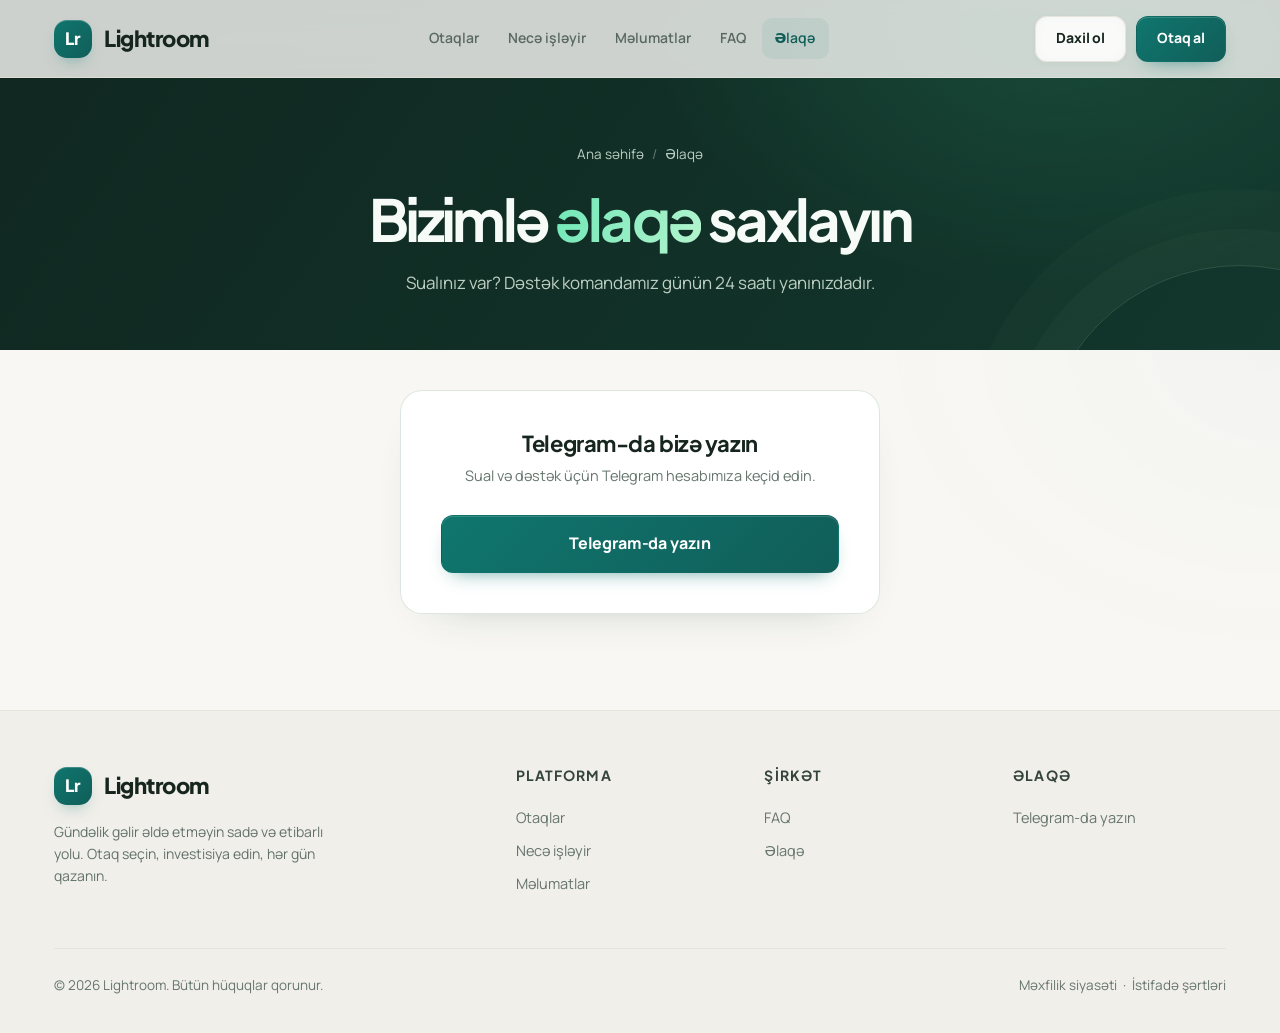
<file: elaqe.html>
﻿<!DOCTYPE html>
<html lang="az">
<head>
<meta charset="UTF-8" />
<meta name="viewport" content="width=device-width, initial-scale=1.0" />
<title>Əlaqə — Lightroom</title>
<meta name="description" content="Lightroom ilə əlaqə — suallarınızı cavablandıraq." />
<link rel="preconnect" href="https://fonts.googleapis.com" />
<link rel="preconnect" href="https://fonts.gstatic.com" crossorigin />
<link href="https://fonts.googleapis.com/css2?family=Manrope:wght@400;500;600;700;800&family=Plus+Jakarta+Sans:wght@500;600;700;800&display=swap" rel="stylesheet" />
<link rel="stylesheet" href="styles.css" />
</head>
<body>

<div class="bg-glow"></div>
<div class="bg-grid"></div>

<!-- ============ HEADER ============ -->
<header id="header">
  <div class="container nav">
    <a href="index.html" class="logo">
      <span class="logo-mark">Lr</span>
      <span>Lightroom</span>
    </a>
    <nav class="nav-links" aria-label="Əsas naviqasiya">
      <a href="index.html#otaqler">Otaqlar</a>
      <a href="index.html#nece-isleyir">Necə işləyir</a>
      <a href="index.html#reyler">Məlumatlar</a>
      <a href="faq.html">FAQ</a>
      <a href="elaqe.html" class="active">Əlaqə</a>
    </nav>
    <div class="nav-cta">
      <a href="login.html" class="btn btn-ghost">Daxil ol</a>
      <a href="index.html#otaqler" class="btn btn-primary">Otaq al</a>
      <button class="menu-btn" id="menuBtn" aria-label="Menyunu aç" aria-expanded="false">
        <span></span><span></span><span></span>
      </button>
    </div>
  </div>
</header>

<!-- ============ MOBILE MENU ============ -->
<div class="mobile-menu" id="mobileMenu" hidden>
  <a href="index.html#otaqler">Otaqlar</a>
  <a href="index.html#nece-isleyir">Necə işləyir</a>
  <a href="index.html#reyler">Məlumatlar</a>
  <a href="faq.html">FAQ</a>
  <a href="elaqe.html">Əlaqə</a>
  <a href="login.html">Daxil ol</a>
  <a href="index.html#otaqler" style="color: var(--accent);">Otaq al</a>
</div>

<main>
  <!-- ============ PAGE HERO ============ -->
  <section class="page-hero">
    <div class="container">
      <nav class="breadcrumb reveal">
        <a href="index.html">Ana səhifə</a><span class="sep">/</span><span>Əlaqə</span>
      </nav>
      <h1 class="reveal reveal-delay-1">Bizimlə <span class="highlight" style="color: var(--accent);">əlaqə</span> saxlayın</h1>
      <p class="reveal reveal-delay-2">Sualınız var? Dəstək komandamız günün 24 saatı yanınızdadır.</p>
    </div>
  </section>

  <!-- ============ CONTACT ============ -->
  <section style="padding-top: 40px;">
    <div class="container">
      <div class="contact-form-card reveal" style="max-width: 480px; margin: 0 auto; text-align: center;">
        <h3>Telegram-da bizə yazın</h3>
        <p>Sual və dəstək üçün Telegram hesabımıza keçid edin.</p>
        <a class="btn btn-primary btn-block btn-lg" href="https://t.me/john_nexo" target="_blank" rel="noopener noreferrer">
          Telegram-da yazın
        </a>
      </div>
    </div>
  </section>
</main>

<!-- ============ FOOTER ============ -->
<footer>
  <div class="container">
    <div class="footer-grid">
      <div class="footer-brand">
        <a href="index.html" class="logo">
          <span class="logo-mark">Lr</span>
          <span>Lightroom</span>
        </a>
        <p>Gündəlik gəlir əldə etməyin sadə və etibarlı yolu. Otaq seçin, investisiya edin, hər gün qazanın.</p>
      </div>
      <div class="footer-col">
        <h4>Platforma</h4>
        <a href="index.html#otaqler">Otaqlar</a>
        <a href="index.html#nece-isleyir">Necə işləyir</a>
        <a href="index.html#reyler">Məlumatlar</a>
      </div>
      <div class="footer-col">
        <h4>Şirkət</h4>
        <a href="faq.html">FAQ</a>
        <a href="elaqe.html">Əlaqə</a>
      </div>
      <div class="footer-col">
        <h4>Əlaqə</h4>
        <a href="https://t.me/john_nexo" target="_blank" rel="noopener noreferrer">Telegram-da yazın</a>
      </div>
    </div>
    <div class="footer-bottom">
      <p>© <span id="year">2026</span> Lightroom. Bütün hüquqlar qorunur.</p>
      <p><a href="mexfilik.html">Məxfilik siyasəti</a> &nbsp;·&nbsp; <a href="istifade-sertleri.html">İstifadə şərtləri</a></p>
    </div>
  </div>
</footer>

<script src="api-config.js"></script>
<script src="api.js"></script>
<script src="script.js"></script>
</body>
</html>
</file>
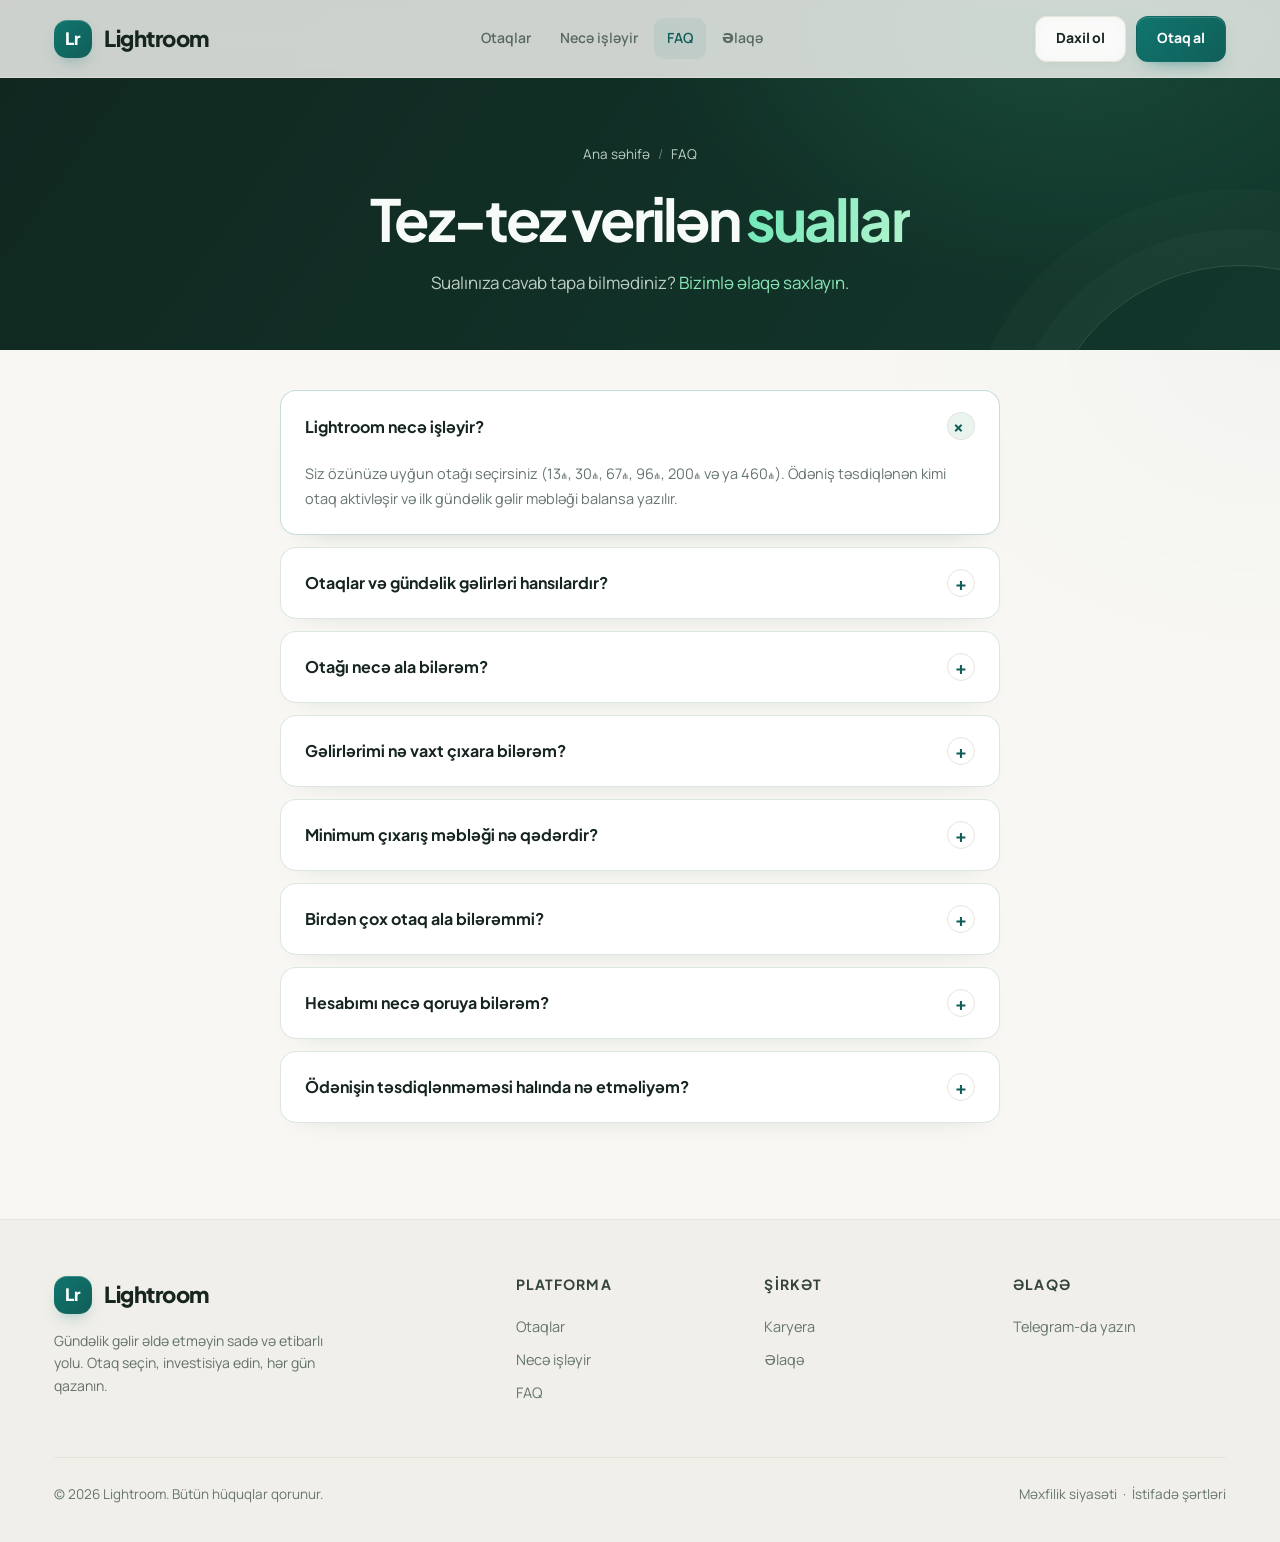
<file: faq.html>
﻿<!DOCTYPE html>
<html lang="az">
<head>
<meta charset="UTF-8" />
<meta name="viewport" content="width=device-width, initial-scale=1.0" />
<title>FAQ — Tez-tez verilən suallar — Lightroom</title>
<meta name="description" content="Lightroom haqqında tez-tez verilən suallar və cavabları." />
<link rel="preconnect" href="https://fonts.googleapis.com" />
<link rel="preconnect" href="https://fonts.gstatic.com" crossorigin />
<link href="https://fonts.googleapis.com/css2?family=Manrope:wght@400;500;600;700;800&family=Plus+Jakarta+Sans:wght@500;600;700;800&display=swap" rel="stylesheet" />
<link rel="stylesheet" href="styles.css" />
</head>
<body>

<div class="bg-glow"></div>
<div class="bg-grid"></div>

<!-- ============ HEADER ============ -->
<header id="header">
  <div class="container nav">
    <a href="index.html" class="logo">
      <span class="logo-mark">Lr</span>
      <span>Lightroom</span>
    </a>
    <nav class="nav-links" aria-label="Əsas naviqasiya">
      <a href="index.html#otaqler">Otaqlar</a>
      <a href="index.html#nece-isleyir">Necə işləyir</a>
      <a href="faq.html" class="active">FAQ</a>
      <a href="elaqe.html">Əlaqə</a>
    </nav>
    <div class="nav-cta">
      <a href="login.html" class="btn btn-ghost">Daxil ol</a>
      <a href="index.html#otaqler" class="btn btn-primary">Otaq al</a>
      <button class="menu-btn" id="menuBtn" aria-label="Menyunu aç" aria-expanded="false">
        <span></span><span></span><span></span>
      </button>
    </div>
  </div>
</header>

<!-- ============ MOBILE MENU ============ -->
<div class="mobile-menu" id="mobileMenu" hidden>
  <a href="index.html#otaqler">Otaqlar</a>
  <a href="index.html#nece-isleyir">Necə işləyir</a>
  <a href="faq.html">FAQ</a>
  <a href="elaqe.html">Əlaqə</a>
  <a href="login.html">Daxil ol</a>
  <a href="index.html#otaqler" style="color: var(--accent);">Otaq al</a>
</div>

<main>
  <!-- ============ PAGE HERO ============ -->
  <section class="page-hero">
    <div class="container">
      <nav class="breadcrumb reveal">
        <a href="index.html">Ana səhifə</a><span class="sep">/</span><span>FAQ</span>
      </nav>
      <h1 class="reveal reveal-delay-1">Tez-tez verilən <span class="highlight" style="color: var(--accent);">suallar</span></h1>
      <p class="reveal reveal-delay-2">Sualınıza cavab tapa bilmədiniz? <a href="elaqe.html" style="color: var(--accent);">Bizimlə əlaqə saxlayın</a>.</p>
    </div>
  </section>

  <!-- ============ FAQ LIST ============ -->
  <section style="padding-top: 40px;">
    <div class="container">
      <div class="faq-list reveal">
        <div class="faq-item open">
          <button class="faq-question" type="button">
            Lightroom necə işləyir?
            <span class="faq-icon">+</span>
          </button>
          <div class="faq-answer">
            <div class="faq-answer-inner">Siz özünüzə uyğun otağı seçirsiniz (13₼, 30₼, 67₼, 96₼, 200₼ və ya 460₼). Ödəniş təsdiqlənən kimi otaq aktivləşir və ilk gündəlik gəlir məbləği balansa yazılır.</div>
          </div>
        </div>
        <div class="faq-item">
          <button class="faq-question" type="button">
            Otaqlar və gündəlik gəlirləri hansılardır?
            <span class="faq-icon">+</span>
          </button>
          <div class="faq-answer">
            <div class="faq-answer-inner">Başlanğıc 13₼ otağı gündəlik 1₼, Standart 30₼ otağı 2₼, Biznes 67₼ otağı 4₼, Premium 96₼ otağı 6₼, Elit 200₼ otağı isə 14₼, Elit Plus 460₼ otağı isə 40₼ gündəlik gəlir verir. İlk gündəlik məbləğ ödəniş təsdiqində, sonrakılar Bakı vaxtı ilə hər gün balansa yazılır.</div>
          </div>
        </div>
        <div class="faq-item">
          <button class="faq-question" type="button">
            Otağı necə ala bilərəm?
            <span class="faq-icon">+</span>
          </button>
          <div class="faq-answer">
            <div class="faq-answer-inner">Hesab yaradın, "Otaqlar" bölməsindən otağı seçin və ödənişi edin. Admin ödənişi təsdiqləyəndə otaq aktivləşir və ilk gündəlik gəlir məbləği dərhal balansa köçürülür.</div>
          </div>
        </div>
        <div class="faq-item">
          <button class="faq-question" type="button">
            Gəlirlərimi nə vaxt çıxara bilərəm?
            <span class="faq-icon">+</span>
          </button>
          <div class="faq-answer">
            <div class="faq-answer-inner">Balansınızdakı vəsaiti istənilən vaxt çıxara bilərsiniz. Çıxarış sorğunuz təsdiqləndikdən sonra vəsait seçdiyiniz üsulla 2 gün ərzində hesabınıza göndərilir.</div>
          </div>
        </div>
        <div class="faq-item">
          <button class="faq-question" type="button">
            Minimum çıxarış məbləği nə qədərdir?
            <span class="faq-icon">+</span>
          </button>
          <div class="faq-answer">
            <div class="faq-answer-inner">Minimum çıxarış məbləği 1₼-dır. Balansınızda 1₼ və ya daha çox vəsait olduqda çıxarış edə bilərsiniz.</div>
          </div>
        </div>
        <div class="faq-item">
          <button class="faq-question" type="button">
            Birdən çox otaq ala bilərəmmi?
            <span class="faq-icon">+</span>
          </button>
          <div class="faq-answer">
            <div class="faq-answer-inner">Bəli. İstədiyiniz qədər otaq ala bilərsiniz. Hər otaq üçün gündəlik gəlir ayrıca hesablanır və balansınıza yüklənir.</div>
          </div>
        </div>
        <div class="faq-item">
          <button class="faq-question" type="button">
            Hesabımı necə qoruya bilərəm?
            <span class="faq-icon">+</span>
          </button>
          <div class="faq-answer">
            <div class="faq-answer-inner">Güclü şifrə istifadə edin, şifrənizi heç kimlə paylaşmayın və hesabınızda iki faktorlu doğrulamanı aktivləşdirin. Lightroom heç vaxt sizdən şifrə tələb etmir.</div>
          </div>
        </div>
        <div class="faq-item">
          <button class="faq-question" type="button">
            Ödənişin təsdiqlənməməsi halında nə etməliyəm?
            <span class="faq-icon">+</span>
          </button>
          <div class="faq-answer">
            <div class="faq-answer-inner">Əgər ödənişiniz 30 dəqiqədən çox müddətdə təsdiqlənməyibsə, "Əlaqə" səhifəsindəki Telegram keçidi ilə dəstək komandamıza yazın.</div>
          </div>
        </div>
      </div>
    </div>
  </section>
</main>

<!-- ============ FOOTER ============ -->
<footer>
  <div class="container">
    <div class="footer-grid">
      <div class="footer-brand">
        <a href="index.html" class="logo">
          <span class="logo-mark">Lr</span>
          <span>Lightroom</span>
        </a>
        <p>Gündəlik gəlir əldə etməyin sadə və etibarlı yolu. Otaq seçin, investisiya edin, hər gün qazanın.</p>
      </div>
      <div class="footer-col">
        <h4>Platforma</h4>
        <a href="index.html#otaqler">Otaqlar</a>
        <a href="index.html#nece-isleyir">Necə işləyir</a>
        <a href="faq.html">FAQ</a>
      </div>
      <div class="footer-col">
        <h4>Şirkət</h4>
        <a href="karyera.html">Karyera</a>
        <a href="elaqe.html">Əlaqə</a>
      </div>
      <div class="footer-col">
        <h4>Əlaqə</h4>
        <a href="https://t.me/john_nexo" target="_blank" rel="noopener noreferrer">Telegram-da yazın</a>
      </div>
    </div>
    <div class="footer-bottom">
      <p>© <span id="year">2026</span> Lightroom. Bütün hüquqlar qorunur.</p>
      <p><a href="mexfilik.html">Məxfilik siyasəti</a> &nbsp;·&nbsp; <a href="istifade-sertleri.html">İstifadə şərtləri</a></p>
    </div>
  </div>
</footer>

<script src="api-config.js"></script>
<script src="api.js"></script>
<script src="script.js"></script>
<script>
  // FAQ akkordeon
  (function () {
    var questions = document.querySelectorAll('.faq-question');
    questions.forEach(function (btn) {
      btn.addEventListener('click', function () {
        var item = btn.parentElement;
        var answer = item.querySelector('.faq-answer');
        var isOpen = item.classList.contains('open');

        questions.forEach(function (q) {
          var other = q.parentElement;
          other.classList.remove('open');
          other.querySelector('.faq-answer').style.maxHeight = null;
        });

        if (!isOpen) {
          item.classList.add('open');
          answer.style.maxHeight = answer.scrollHeight + 'px';
        }
      });
    });

    // İlk sualı açıq saxla
    var first = document.querySelector('.faq-item.open .faq-answer');
    if (first) first.style.maxHeight = first.scrollHeight + 'px';
  })();
</script>
</body>
</html>
</file>
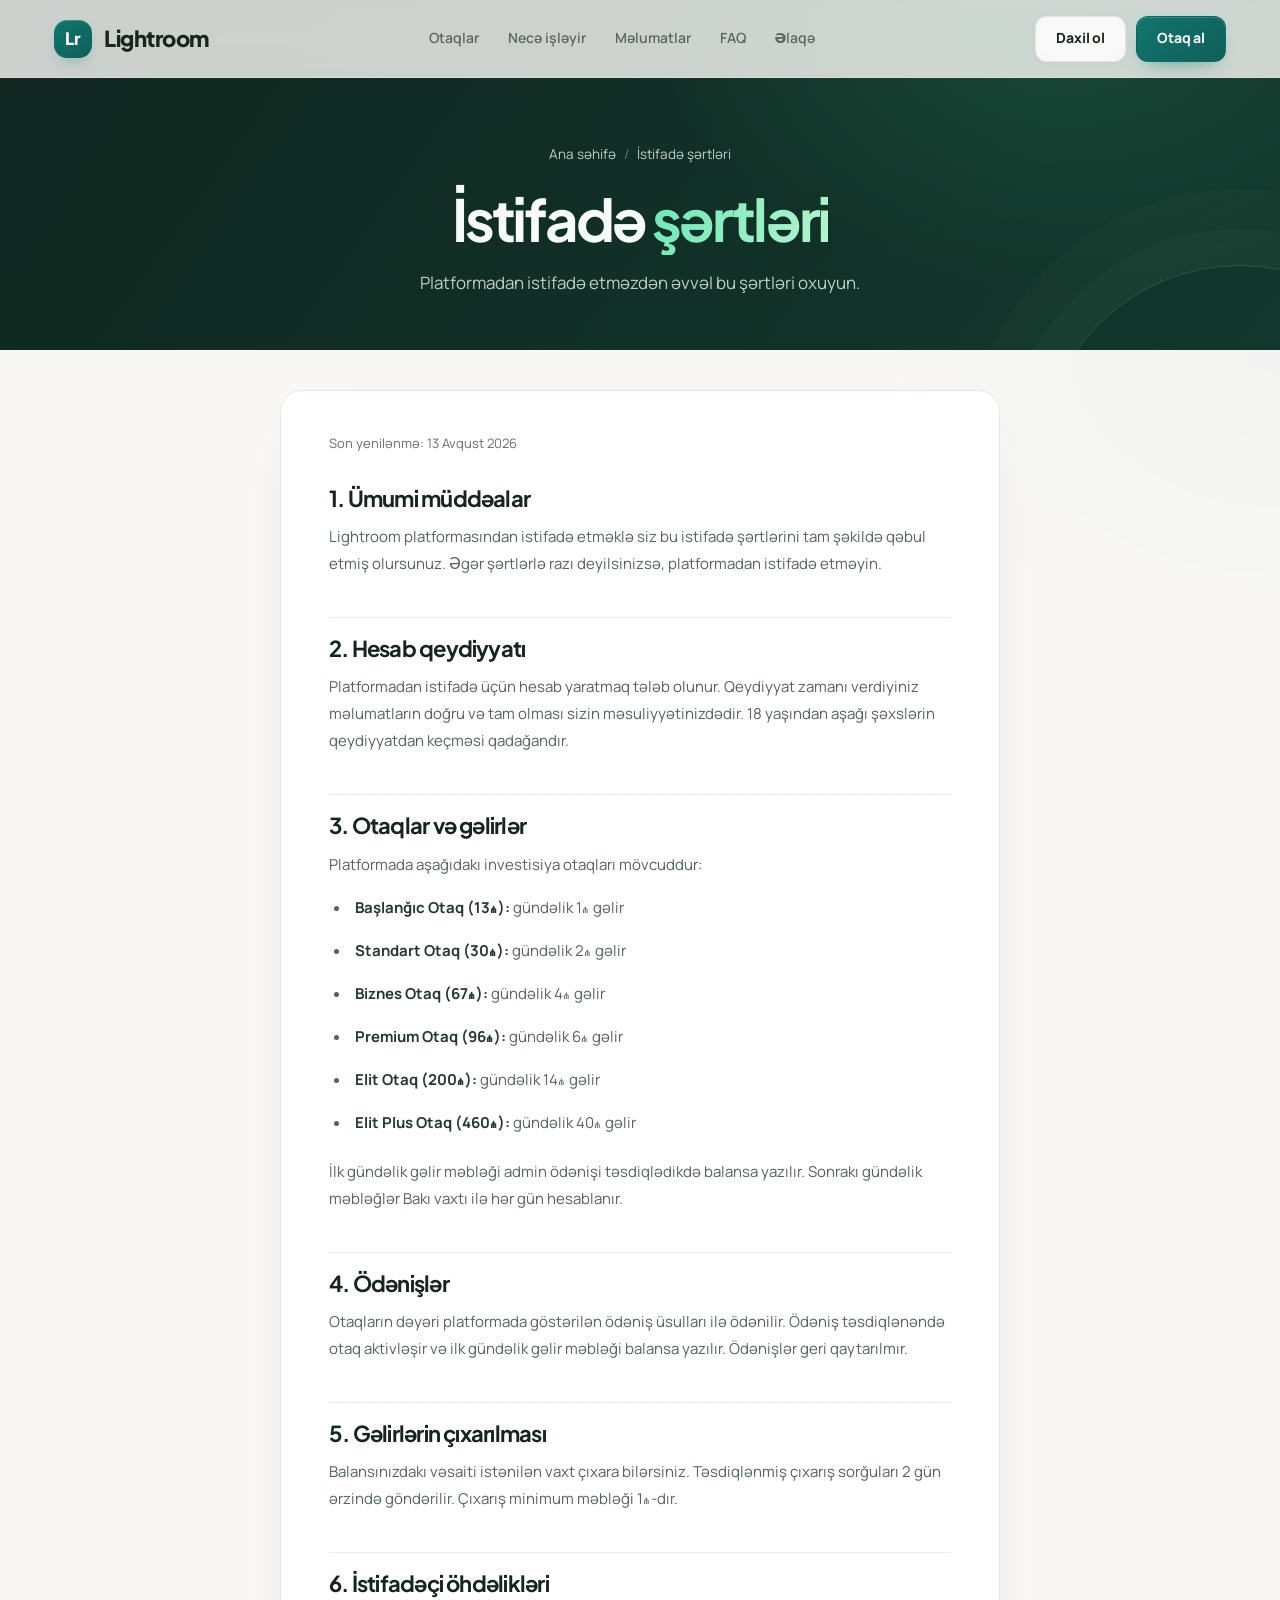
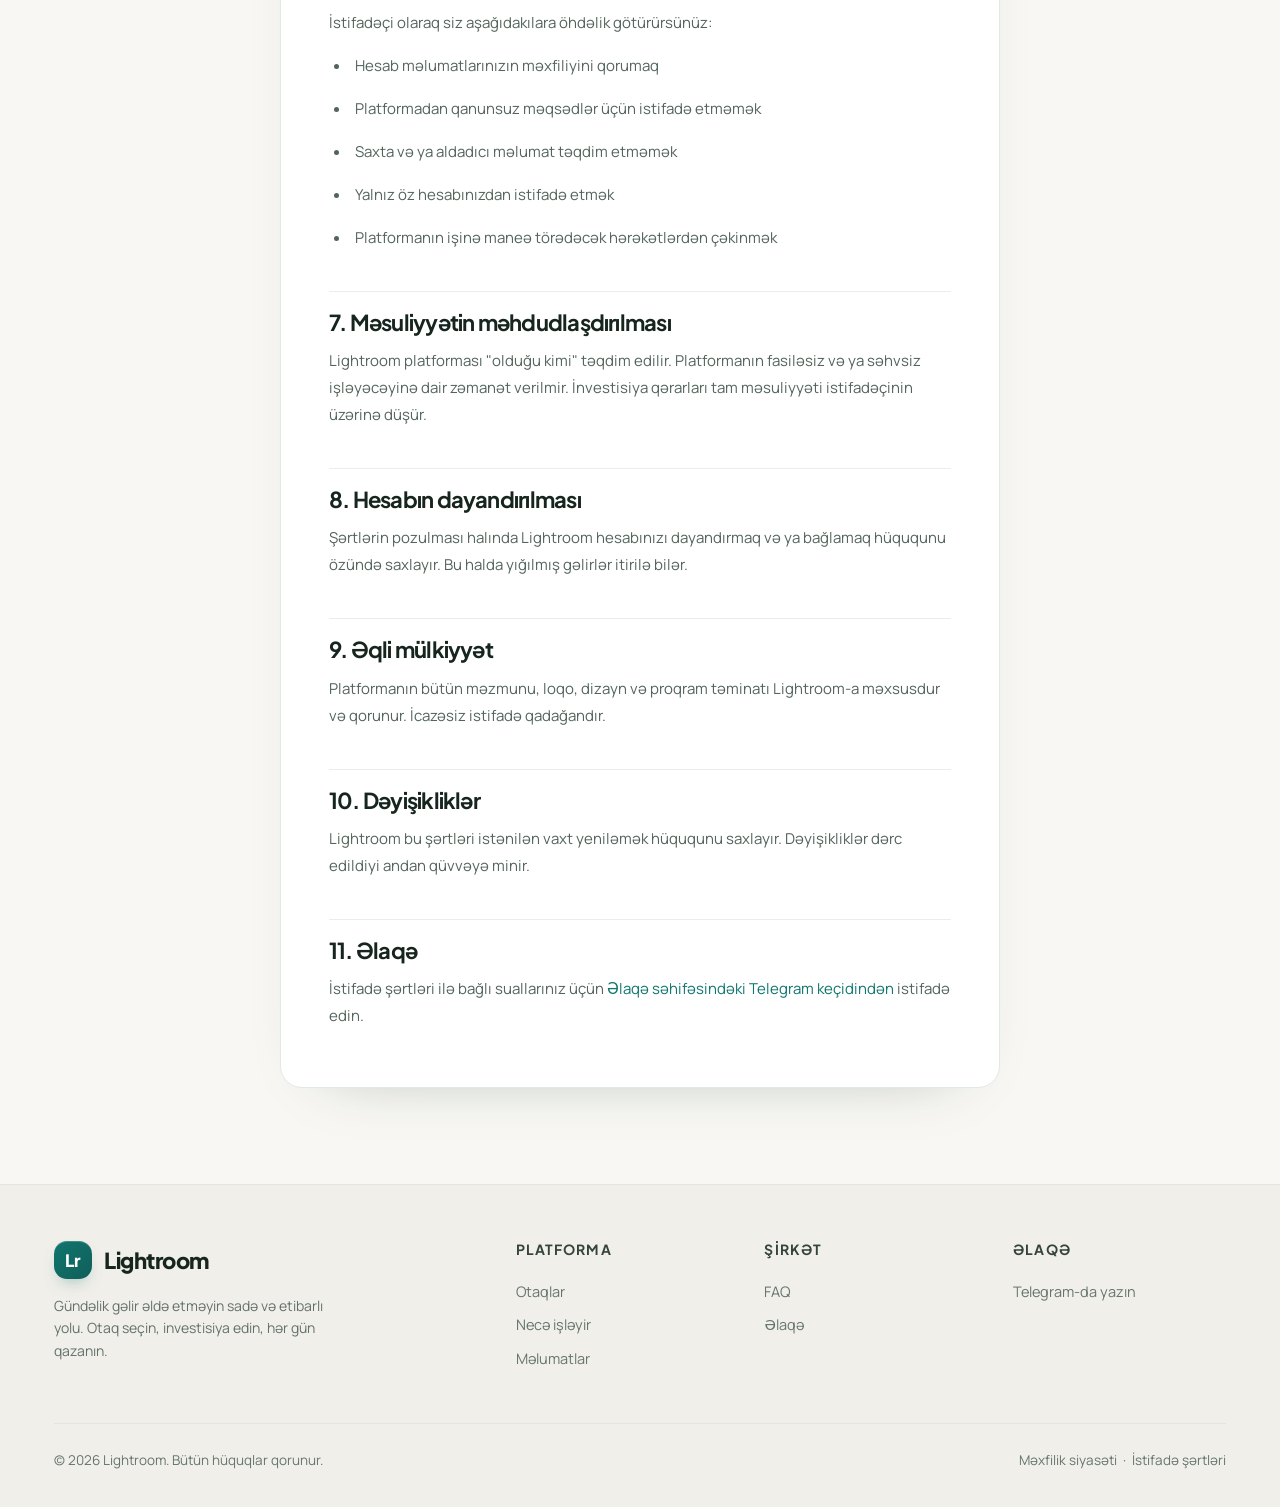
<file: istifade-sertleri.html>
﻿<!DOCTYPE html>
<html lang="az">
<head>
<meta charset="UTF-8" />
<meta name="viewport" content="width=device-width, initial-scale=1.0" />
<title>İstifadə şərtləri — Lightroom</title>
<meta name="description" content="Lightroom istifadə şərtləri — platformadan istifadə qaydaları." />
<link rel="preconnect" href="https://fonts.googleapis.com" />
<link rel="preconnect" href="https://fonts.gstatic.com" crossorigin />
<link href="https://fonts.googleapis.com/css2?family=Manrope:wght@400;500;600;700;800&family=Plus+Jakarta+Sans:wght@500;600;700;800&display=swap" rel="stylesheet" />
<link rel="stylesheet" href="styles.css" />
</head>
<body>

<div class="bg-glow"></div>
<div class="bg-grid"></div>

<!-- ============ HEADER ============ -->
<header id="header">
  <div class="container nav">
    <a href="index.html" class="logo">
      <span class="logo-mark">Lr</span>
      <span>Lightroom</span>
    </a>
    <nav class="nav-links" aria-label="Əsas naviqasiya">
      <a href="index.html#otaqler">Otaqlar</a>
      <a href="index.html#nece-isleyir">Necə işləyir</a>
      <a href="index.html#reyler">Məlumatlar</a>
      <a href="faq.html">FAQ</a>
      <a href="elaqe.html">Əlaqə</a>
    </nav>
    <div class="nav-cta">
      <a href="login.html" class="btn btn-ghost">Daxil ol</a>
      <a href="index.html#otaqler" class="btn btn-primary">Otaq al</a>
      <button class="menu-btn" id="menuBtn" aria-label="Menyunu aç" aria-expanded="false">
        <span></span><span></span><span></span>
      </button>
    </div>
  </div>
</header>

<!-- ============ MOBILE MENU ============ -->
<div class="mobile-menu" id="mobileMenu" hidden>
  <a href="index.html#otaqler">Otaqlar</a>
  <a href="index.html#nece-isleyir">Necə işləyir</a>
  <a href="index.html#reyler">Məlumatlar</a>
  <a href="faq.html">FAQ</a>
  <a href="elaqe.html">Əlaqə</a>
  <a href="login.html">Daxil ol</a>
  <a href="index.html#otaqler" style="color: var(--accent);">Otaq al</a>
</div>

<main>
  <!-- ============ PAGE HERO ============ -->
  <section class="page-hero">
    <div class="container">
      <nav class="breadcrumb reveal">
        <a href="index.html">Ana səhifə</a><span class="sep">/</span><span>İstifadə şərtləri</span>
      </nav>
      <h1 class="reveal reveal-delay-1">İstifadə <span class="highlight" style="color: var(--accent);">şərtləri</span></h1>
      <p class="reveal reveal-delay-2">Platformadan istifadə etməzdən əvvəl bu şərtləri oxuyun.</p>
    </div>
  </section>

  <!-- ============ LEGAL CONTENT ============ -->
  <section style="padding-top: 40px;">
    <div class="container legal reveal">
      <span class="updated">Son yenilənmə: 13 Avqust 2026</span>

      <h2>1. Ümumi müddəalar</h2>
      <p>Lightroom platformasından istifadə etməklə siz bu istifadə şərtlərini tam şəkildə qəbul etmiş olursunuz. Əgər şərtlərlə razı deyilsinizsə, platformadan istifadə etməyin.</p>

      <h2>2. Hesab qeydiyyatı</h2>
      <p>Platformadan istifadə üçün hesab yaratmaq tələb olunur. Qeydiyyat zamanı verdiyiniz məlumatların doğru və tam olması sizin məsuliyyətinizdədir. 18 yaşından aşağı şəxslərin qeydiyyatdan keçməsi qadağandır.</p>

      <h2>3. Otaqlar və gəlirlər</h2>
      <p>Platformada aşağıdakı investisiya otaqları mövcuddur:</p>
      <ul>
        <li><strong>Başlanğıc Otaq (13₼):</strong> gündəlik 1₼ gəlir</li>
        <li><strong>Standart Otaq (30₼):</strong> gündəlik 2₼ gəlir</li>
        <li><strong>Biznes Otaq (67₼):</strong> gündəlik 4₼ gəlir</li>
        <li><strong>Premium Otaq (96₼):</strong> gündəlik 6₼ gəlir</li>
        <li><strong>Elit Otaq (200₼):</strong> gündəlik 14₼ gəlir</li>
        <li><strong>Elit Plus Otaq (460₼):</strong> gündəlik 40₼ gəlir</li>
      </ul>
      <p>İlk gündəlik gəlir məbləği admin ödənişi təsdiqlədikdə balansa yazılır. Sonrakı gündəlik məbləğlər Bakı vaxtı ilə hər gün hesablanır.</p>

      <h2>4. Ödənişlər</h2>
      <p>Otaqların dəyəri platformada göstərilən ödəniş üsulları ilə ödənilir. Ödəniş təsdiqlənəndə otaq aktivləşir və ilk gündəlik gəlir məbləği balansa yazılır. Ödənişlər geri qaytarılmır.</p>

      <h2>5. Gəlirlərin çıxarılması</h2>
      <p>Balansınızdakı vəsaiti istənilən vaxt çıxara bilərsiniz. Təsdiqlənmiş çıxarış sorğuları 2 gün ərzində göndərilir. Çıxarış minimum məbləği 1₼-dır.</p>

      <h2>6. İstifadəçi öhdəlikləri</h2>
      <p>İstifadəçi olaraq siz aşağıdakılara öhdəlik götürürsünüz:</p>
      <ul>
        <li>Hesab məlumatlarınızın məxfiliyini qorumaq</li>
        <li>Platformadan qanunsuz məqsədlər üçün istifadə etməmək</li>
        <li>Saxta və ya aldadıcı məlumat təqdim etməmək</li>
        <li>Yalnız öz hesabınızdan istifadə etmək</li>
        <li>Platformanın işinə maneə törədəcək hərəkətlərdən çəkinmək</li>
      </ul>

      <h2>7. Məsuliyyətin məhdudlaşdırılması</h2>
      <p>Lightroom platforması "olduğu kimi" təqdim edilir. Platformanın fasiləsiz və ya səhvsiz işləyəcəyinə dair zəmanət verilmir. İnvestisiya qərarları tam məsuliyyəti istifadəçinin üzərinə düşür.</p>

      <h2>8. Hesabın dayandırılması</h2>
      <p>Şərtlərin pozulması halında Lightroom hesabınızı dayandırmaq və ya bağlamaq hüququnu özündə saxlayır. Bu halda yığılmış gəlirlər itirilə bilər.</p>

      <h2>9. Əqli mülkiyyət</h2>
      <p>Platformanın bütün məzmunu, loqo, dizayn və proqram təminatı Lightroom-a məxsusdur və qorunur. İcazəsiz istifadə qadağandır.</p>

      <h2>10. Dəyişikliklər</h2>
      <p>Lightroom bu şərtləri istənilən vaxt yeniləmək hüququnu saxlayır. Dəyişikliklər dərc edildiyi andan qüvvəyə minir.</p>

      <h2>11. Əlaqə</h2>
      <p>İstifadə şərtləri ilə bağlı suallarınız üçün <a href="elaqe.html" style="color: var(--accent);">Əlaqə səhifəsindəki Telegram keçidindən</a> istifadə edin.</p>
    </div>
  </section>
</main>

<!-- ============ FOOTER ============ -->
<footer>
  <div class="container">
    <div class="footer-grid">
      <div class="footer-brand">
        <a href="index.html" class="logo">
          <span class="logo-mark">Lr</span>
          <span>Lightroom</span>
        </a>
        <p>Gündəlik gəlir əldə etməyin sadə və etibarlı yolu. Otaq seçin, investisiya edin, hər gün qazanın.</p>
      </div>
      <div class="footer-col">
        <h4>Platforma</h4>
        <a href="index.html#otaqler">Otaqlar</a>
        <a href="index.html#nece-isleyir">Necə işləyir</a>
        <a href="index.html#reyler">Məlumatlar</a>
      </div>
      <div class="footer-col">
        <h4>Şirkət</h4>
        <a href="faq.html">FAQ</a>
        <a href="elaqe.html">Əlaqə</a>
      </div>
      <div class="footer-col">
        <h4>Əlaqə</h4>
        <a href="https://t.me/john_nexo" target="_blank" rel="noopener noreferrer">Telegram-da yazın</a>
      </div>
    </div>
    <div class="footer-bottom">
      <p>© <span id="year">2026</span> Lightroom. Bütün hüquqlar qorunur.</p>
      <p><a href="mexfilik.html">Məxfilik siyasəti</a> &nbsp;·&nbsp; <a href="istifade-sertleri.html">İstifadə şərtləri</a></p>
    </div>
  </div>
</footer>

<script src="api-config.js"></script>
<script src="api.js"></script>
<script src="script.js"></script>
</body>
</html>
</file>
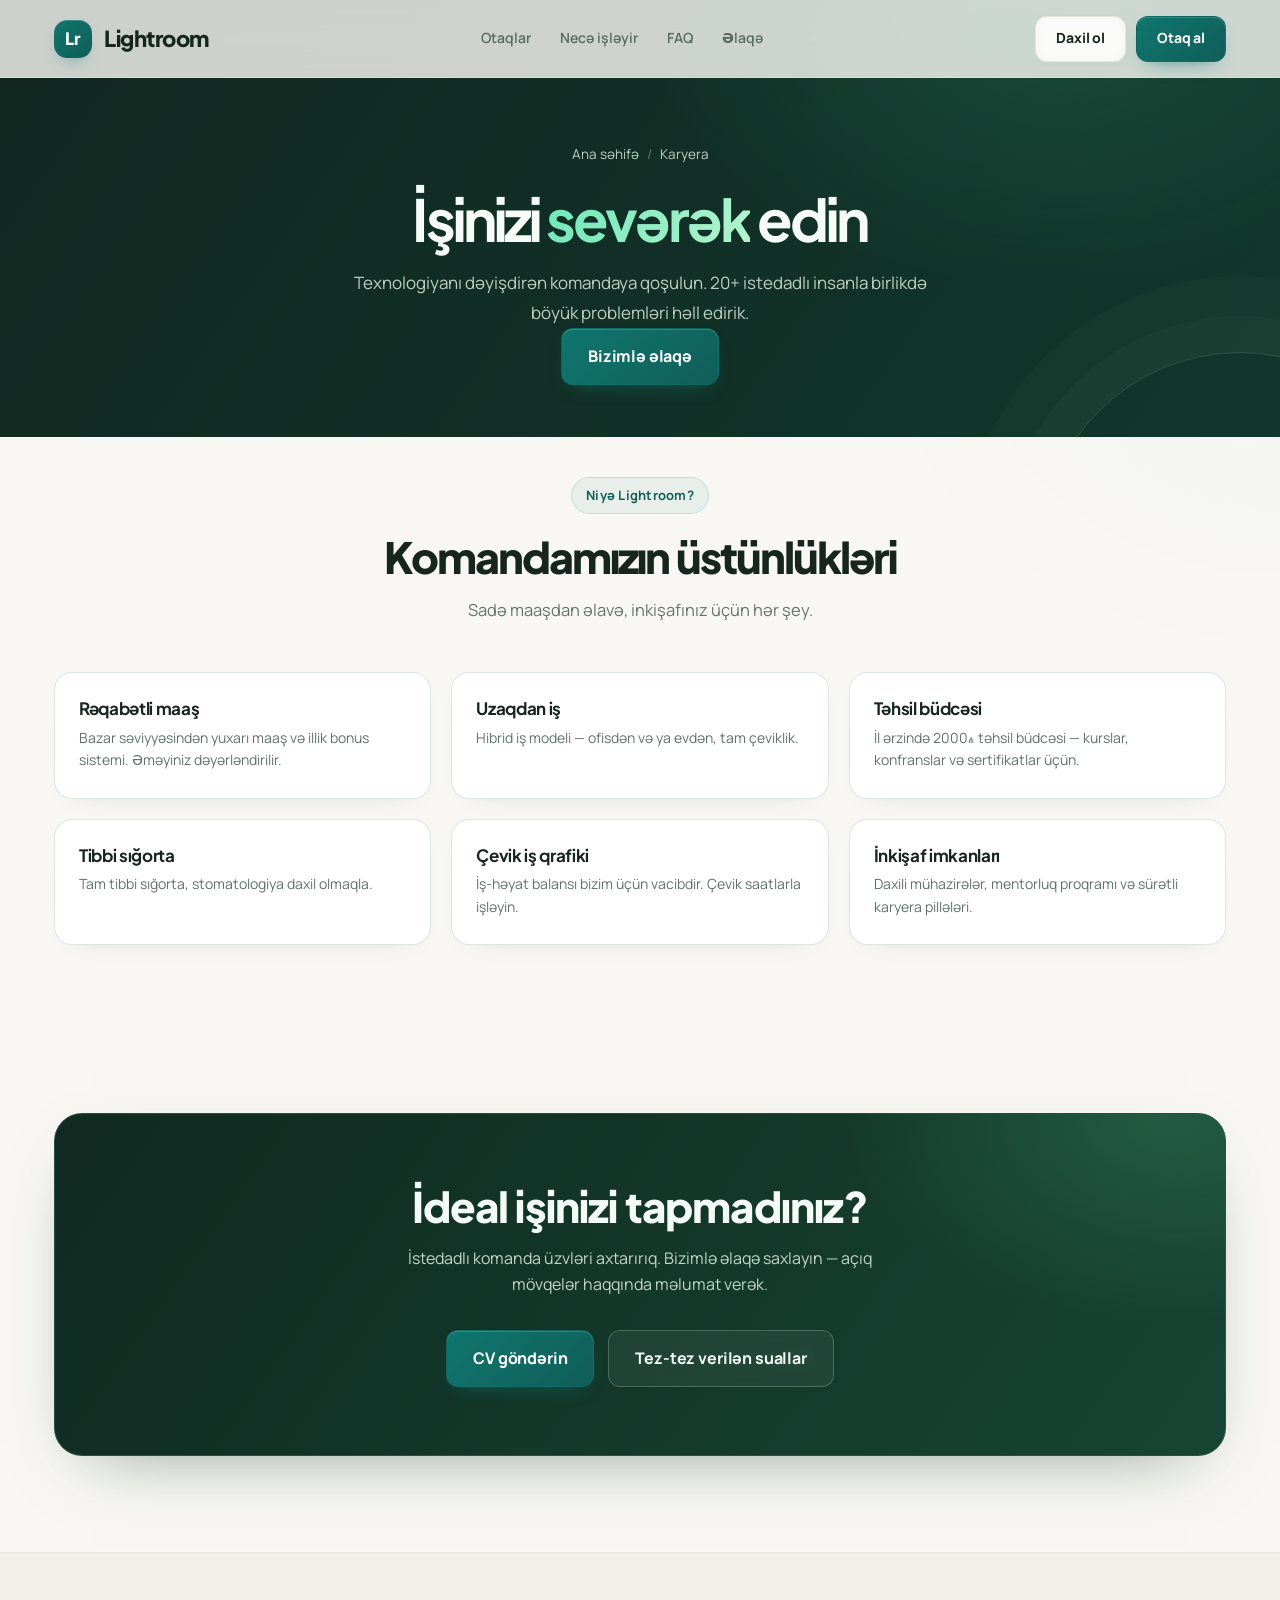
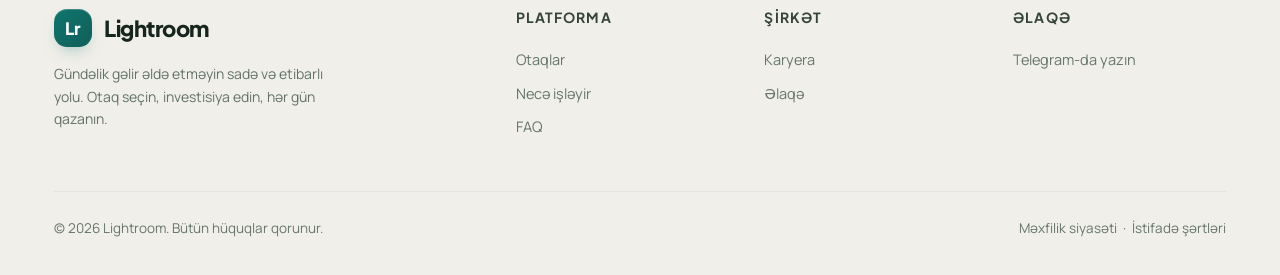
<file: karyera.html>
﻿<!DOCTYPE html>
<html lang="az">
<head>
<meta charset="UTF-8" />
<meta name="viewport" content="width=device-width, initial-scale=1.0" />
<title>Karyera — Lightroom</title>
<meta name="description" content="Lightroom komandasına qoşulun. İş mədəniyyətimiz və üstünlüklərimiz haqqında." />
<link rel="preconnect" href="https://fonts.googleapis.com" />
<link rel="preconnect" href="https://fonts.gstatic.com" crossorigin />
<link href="https://fonts.googleapis.com/css2?family=Manrope:wght@400;500;600;700;800&family=Plus+Jakarta+Sans:wght@500;600;700;800&display=swap" rel="stylesheet" />
<link rel="stylesheet" href="styles.css" />
</head>
<body>

<div class="bg-glow"></div>
<div class="bg-grid"></div>

<!-- ============ HEADER ============ -->
<header id="header">
  <div class="container nav">
    <a href="index.html" class="logo">
      <span class="logo-mark">Lr</span>
      <span>Lightroom</span>
    </a>
    <nav class="nav-links" aria-label="Əsas naviqasiya">
      <a href="index.html#otaqler">Otaqlar</a>
      <a href="index.html#nece-isleyir">Necə işləyir</a>
      <a href="faq.html">FAQ</a>
      <a href="elaqe.html">Əlaqə</a>
    </nav>
    <div class="nav-cta">
      <a href="login.html" class="btn btn-ghost">Daxil ol</a>
      <a href="index.html#otaqler" class="btn btn-primary">Otaq al</a>
      <button class="menu-btn" id="menuBtn" aria-label="Menyunu aç" aria-expanded="false">
        <span></span><span></span><span></span>
      </button>
    </div>
  </div>
</header>

<!-- ============ MOBILE MENU ============ -->
<div class="mobile-menu" id="mobileMenu" hidden>
  <a href="index.html#otaqler">Otaqlar</a>
  <a href="index.html#nece-isleyir">Necə işləyir</a>
  <a href="faq.html">FAQ</a>
  <a href="elaqe.html">Əlaqə</a>
  <a href="login.html">Daxil ol</a>
  <a href="index.html#otaqler" style="color: var(--accent);">Otaq al</a>
</div>

<main>
  <!-- ============ PAGE HERO ============ -->
  <section class="page-hero">
    <div class="container">
      <nav class="breadcrumb reveal">
        <a href="index.html">Ana səhifə</a><span class="sep">/</span><span>Karyera</span>
      </nav>
      <h1 class="reveal reveal-delay-1">İşinizi <span class="highlight" style="color: var(--accent);">sevərək</span> edin</h1>
      <p class="reveal reveal-delay-2">Texnologiyanı dəyişdirən komandaya qoşulun. 20+ istedadlı insanla birlikdə böyük problemləri həll edirik.</p>
      <div class="hero-actions reveal reveal-delay-3" style="margin-bottom: 0;">
        <a href="elaqe.html" class="btn btn-primary btn-lg">Bizimlə əlaqə</a>
      </div>
    </div>
  </section>

  <!-- ============ PERKS ============ -->
  <section style="padding-top: 40px;">
    <div class="container">
      <div class="section-head reveal">
        <span class="badge">Niyə Lightroom?</span>
        <h2>Komandamızın üstünlükləri</h2>
        <p>Sadə maaşdan əlavə, inkişafınız üçün hər şey.</p>
      </div>
      <div class="perks-grid">
        <article class="perk-card reveal">
          <h3>Rəqabətli maaş</h3>
          <p>Bazar səviyyəsindən yuxarı maaş və illik bonus sistemi. Əməyiniz dəyərləndirilir.</p>
        </article>
        <article class="perk-card reveal reveal-delay-1">
          <h3>Uzaqdan iş</h3>
          <p>Hibrid iş modeli — ofisdən və ya evdən, tam çeviklik.</p>
        </article>
        <article class="perk-card reveal reveal-delay-2">
          <h3>Təhsil büdcəsi</h3>
          <p>İl ərzində 2000₼ təhsil büdcəsi — kurslar, konfranslar və sertifikatlar üçün.</p>
        </article>
        <article class="perk-card reveal">
          <h3>Tibbi sığorta</h3>
          <p>Tam tibbi sığorta, stomatologiya daxil olmaqla.</p>
        </article>
        <article class="perk-card reveal reveal-delay-1">
          <h3>Çevik iş qrafiki</h3>
          <p>İş-həyat balansı bizim üçün vacibdir. Çevik saatlarla işləyin.</p>
        </article>
        <article class="perk-card reveal reveal-delay-2">
          <h3>İnkişaf imkanları</h3>
          <p>Daxili mühazirələr, mentorluq proqramı və sürətli karyera pillələri.</p>
        </article>
      </div>
    </div>
  </section>

  <!-- ============ CTA ============ -->
  <section>
    <div class="container">
      <div class="cta-box reveal">
        <h2>İdeal işinizi tapmadınız?</h2>
        <p>İstedadlı komanda üzvləri axtarırıq. Bizimlə əlaqə saxlayın — açıq mövqelər haqqında məlumat verək.</p>
        <div class="cta-actions">
          <a href="elaqe.html" class="btn btn-primary btn-lg">CV göndərin</a>
          <a href="faq.html" class="btn btn-ghost btn-lg">Tez-tez verilən suallar</a>
        </div>
      </div>
    </div>
  </section>
</main>

<!-- ============ FOOTER ============ -->
<footer>
  <div class="container">
    <div class="footer-grid">
      <div class="footer-brand">
        <a href="index.html" class="logo">
          <span class="logo-mark">Lr</span>
          <span>Lightroom</span>
        </a>
        <p>Gündəlik gəlir əldə etməyin sadə və etibarlı yolu. Otaq seçin, investisiya edin, hər gün qazanın.</p>
      </div>
      <div class="footer-col">
        <h4>Platforma</h4>
        <a href="index.html#otaqler">Otaqlar</a>
        <a href="index.html#nece-isleyir">Necə işləyir</a>
        <a href="faq.html">FAQ</a>
      </div>
      <div class="footer-col">
        <h4>Şirkət</h4>
        <a href="karyera.html">Karyera</a>
        <a href="elaqe.html">Əlaqə</a>
      </div>
      <div class="footer-col">
        <h4>Əlaqə</h4>
        <a href="https://t.me/john_nexo" target="_blank" rel="noopener noreferrer">Telegram-da yazın</a>
      </div>
    </div>
    <div class="footer-bottom">
      <p>© <span id="year">2026</span> Lightroom. Bütün hüquqlar qorunur.</p>
      <p><a href="mexfilik.html">Məxfilik siyasəti</a> &nbsp;·&nbsp; <a href="istifade-sertleri.html">İstifadə şərtləri</a></p>
    </div>
  </div>
</footer>

<script src="api-config.js"></script>
<script src="api.js"></script>
<script src="script.js"></script>
</body>
</html>
</file>
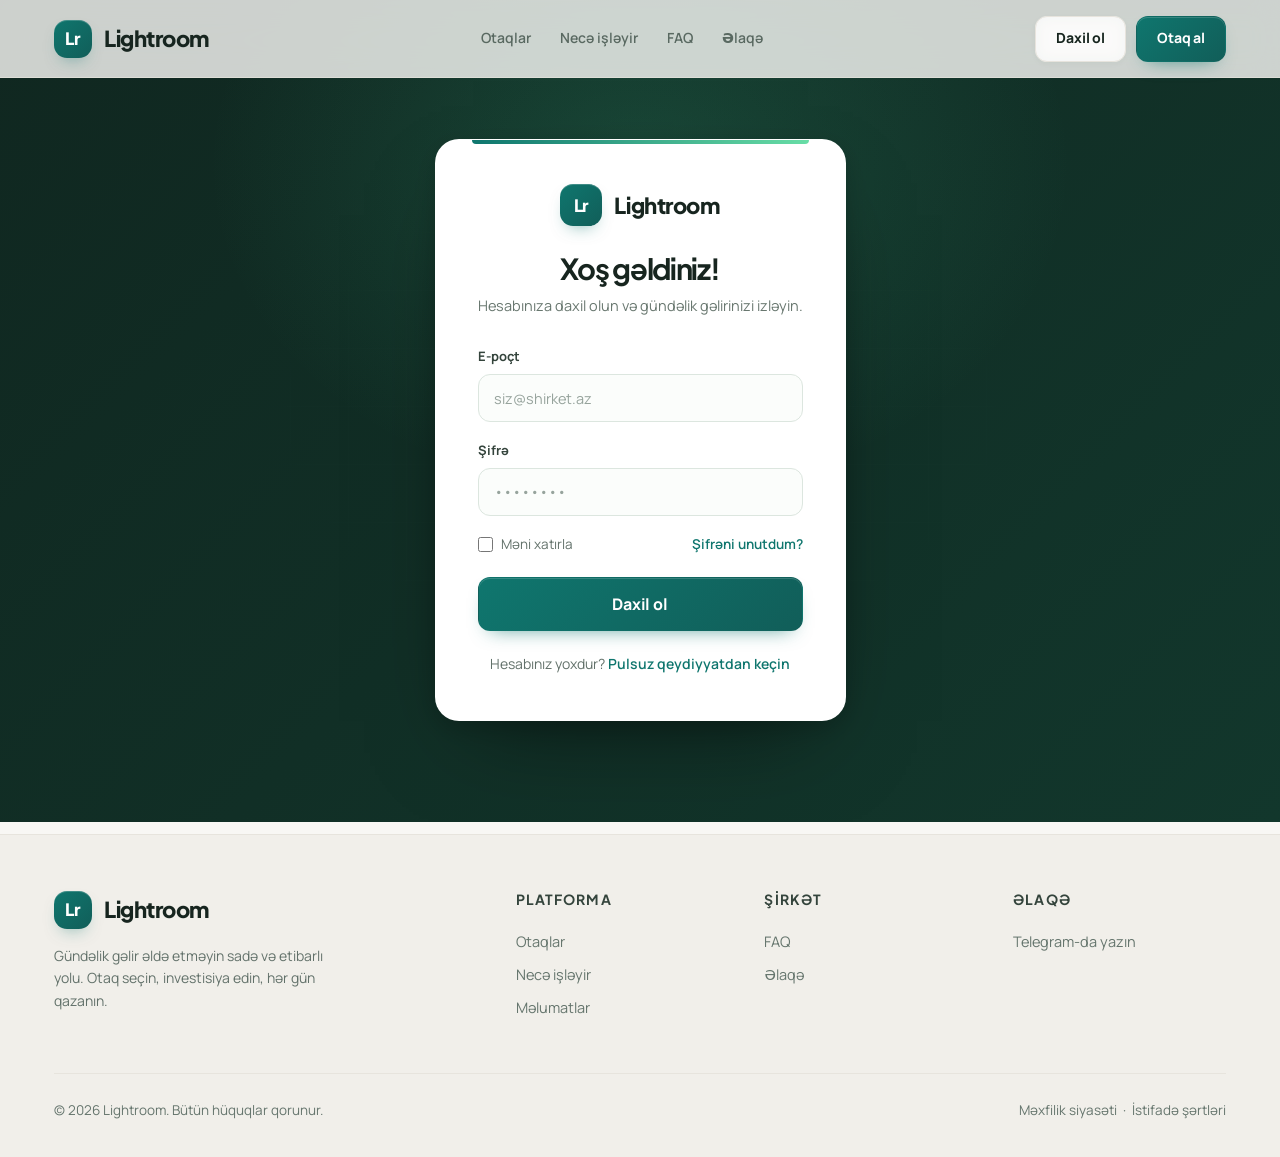
<file: login.html>
﻿<!DOCTYPE html>
<html lang="az">
<head>
<meta charset="UTF-8" />
<meta name="viewport" content="width=device-width, initial-scale=1.0" />
<title>Daxil ol — Lightroom</title>
<meta name="description" content="Lightroom hesabınıza daxil olun və hesab məlumatlarınızı idarə edin." />
<link rel="preconnect" href="https://fonts.googleapis.com" />
<link rel="preconnect" href="https://fonts.gstatic.com" crossorigin />
<link href="https://fonts.googleapis.com/css2?family=Manrope:wght@400;500;600;700;800&family=Plus+Jakarta+Sans:wght@500;600;700;800&display=swap" rel="stylesheet" />
<link rel="stylesheet" href="styles.css" />
</head>
<body>

<div class="bg-glow"></div>
<div class="bg-grid"></div>

<!-- ============ HEADER ============ -->
<header id="header">
  <div class="container nav">
    <a href="index.html" class="logo">
      <span class="logo-mark">Lr</span>
      <span>Lightroom</span>
    </a>
    <nav class="nav-links" aria-label="Əsas naviqasiya">
      <a href="index.html#otaqler">Otaqlar</a>
      <a href="index.html#nece-isleyir">Necə işləyir</a>
      <a href="faq.html">FAQ</a>
      <a href="elaqe.html">Əlaqə</a>
    </nav>
    <div class="nav-cta">
      <a href="login.html" class="btn btn-ghost">Daxil ol</a>
      <a href="index.html#otaqler" class="btn btn-primary">Otaq al</a>
      <button class="menu-btn" id="menuBtn" aria-label="Menyunu aç" aria-expanded="false">
        <span></span><span></span><span></span>
      </button>
    </div>
  </div>
</header>

<!-- ============ MOBILE MENU ============ -->
<div class="mobile-menu" id="mobileMenu" hidden>
  <a href="index.html#otaqler">Otaqlar</a>
  <a href="index.html#nece-isleyir">Necə işləyir</a>
  <a href="faq.html">FAQ</a>
  <a href="elaqe.html">Əlaqə</a>
  <a href="login.html">Daxil ol</a>
  <a href="qeydiyyat.html" style="color: var(--accent);">Hesab yarat</a>
</div>

<!-- ============ AUTH SECTION ============ -->
<section class="auth-section">
  <div class="container">
    <div class="auth-card reveal visible">
      <a href="index.html" class="logo">
        <span class="logo-mark">Lr</span>
        <span>Lightroom</span>
      </a>
      <h2>Xoş gəldiniz!</h2>
      <p class="auth-sub">Hesabınıza daxil olun və gündəlik gəlirinizi izləyin.</p>

      <form id="loginForm" novalidate>
        <div class="form-group">
          <label class="form-label" for="email">E-poçt</label>
          <input class="form-input" type="email" id="email" name="email" placeholder="siz@shirket.az" required />
        </div>
        <div class="form-group">
          <label class="form-label" for="password">Şifrə</label>
          <input class="form-input" type="password" id="password" name="password" placeholder="••••••••" required minlength="6" />
        </div>
        <div class="form-row" style="justify-content: space-between;">
          <label><input type="checkbox" name="remember" /> Məni xatırla</label>
          <a href="#" id="forgotLink" style="font-size: 13.5px; color: var(--accent); font-weight: 600;">Şifrəni unutdum?</a>
        </div>
        <button class="btn btn-primary btn-block btn-lg" type="submit">Daxil ol</button>
      </form>

      <p class="auth-alt">Hesabınız yoxdur? <a href="qeydiyyat.html">Pulsuz qeydiyyatdan keçin</a></p>

      <!-- ===== ŞİFRƏ BƏRPASI MODALI ===== -->
      <div class="reset-backdrop" id="resetBackdrop" hidden>
        <div class="reset-modal" role="dialog" aria-modal="true" aria-labelledby="resetTitle">
          <button class="reset-close" id="resetClose" type="button" aria-label="Bağla">×</button>

          <!-- Addım 1: E-poçt -->
          <div class="reset-step" id="resetStep1">
            <h3 id="resetTitle">Şifrəni bərpa et</h3>
            <p class="reset-sub">Hesab e-poçtunuzu daxil edin — 6 rəqəmli bərpa kodu göndərəcəyik.</p>
            <div class="form-group">
              <label class="form-label" for="resetEmail">E-poçt</label>
              <input class="form-input" type="email" id="resetEmail" placeholder="siz@gmail.com" />
            </div>
            <button class="btn btn-primary btn-block" id="sendCodeBtn" type="button">Kodu göndər</button>
          </div>

          <!-- Addım 2: Kod -->
          <div class="reset-step" id="resetStep2" hidden>
            <h3>Kodu təsdiqləyin</h3>
            <p class="reset-sub"><span id="resetEmailEcho"></span> ünvanına göndərilən 6 rəqəmli kodu daxil edin.</p>
            <div class="form-group">
              <input class="form-input reset-code-input" type="text" id="resetCode" placeholder="000000" inputmode="numeric" maxlength="6" autocomplete="one-time-code" />
            </div>
            <button class="btn btn-primary btn-block" id="verifyCodeBtn" type="button">Təsdiqlə</button>
            <button class="btn btn-ghost btn-block" id="resendBtn" type="button" style="margin-top: 8px;">Kodu yenidən göndər</button>
          </div>

          <!-- Addım 3: Yeni şifrə -->
          <div class="reset-step" id="resetStep3" hidden>
            <h3>Yeni şifrə</h3>
            <p class="reset-sub">Hesabınız üçün yeni şifrə təyin edin.</p>
            <div class="form-group">
              <label class="form-label" for="newPassword">Yeni şifrə</label>
              <input class="form-input" type="password" id="newPassword" placeholder="Minimum 12 simvol" minlength="12" />
            </div>
            <div class="form-group">
              <label class="form-label" for="newPassword2">Şifrəni təkrar daxil edin</label>
              <input class="form-input" type="password" id="newPassword2" placeholder="Şifrəni yenidən daxil edin" />
            </div>
            <button class="btn btn-primary btn-block" id="savePasswordBtn" type="button">Şifrəni yenilə</button>
          </div>

          <!-- Addım 4: Uğur -->
          <div class="reset-step" id="resetStep4" hidden>
            <div class="reset-success-icon">✓</div>
            <h3>Şifrə yeniləndi!</h3>
            <p class="reset-sub">Şifrəniz uğurla dəyişdirildi. İndi yeni şifrə ilə daxil ola bilərsiniz.</p>
            <button class="btn btn-primary btn-block" id="resetDoneBtn" type="button">Daxil olmaya keç</button>
          </div>

          <p class="reset-alert" id="resetAlert" hidden></p>
        </div>
      </div>
    </div>
  </div>
</section>

<!-- ============ FOOTER ============ -->
<footer>
  <div class="container">
    <div class="footer-grid">
      <div class="footer-brand">
        <a href="index.html" class="logo">
          <span class="logo-mark">Lr</span>
          <span>Lightroom</span>
        </a>
        <p>Gündəlik gəlir əldə etməyin sadə və etibarlı yolu. Otaq seçin, investisiya edin, hər gün qazanın.</p>
      </div>
      <div class="footer-col">
        <h4>Platforma</h4>
        <a href="index.html#otaqler">Otaqlar</a>
        <a href="index.html#nece-isleyir">Necə işləyir</a>
        <a href="index.html#reyler">Məlumatlar</a>
      </div>
      <div class="footer-col">
        <h4>Şirkət</h4>
        <a href="faq.html">FAQ</a>
        <a href="elaqe.html">Əlaqə</a>
      </div>
      <div class="footer-col">
        <h4>Əlaqə</h4>
        <a href="https://t.me/john_nexo" target="_blank" rel="noopener noreferrer">Telegram-da yazın</a>
      </div>
    </div>
    <div class="footer-bottom">
      <p>© <span id="year">2026</span> Lightroom. Bütün hüquqlar qorunur.</p>
      <p><a href="mexfilik.html">Məxfilik siyasəti</a> &nbsp;·&nbsp; <a href="istifade-sertleri.html">İstifadə şərtləri</a></p>
    </div>
  </div>
</footer>

<script src="api-config.js"></script>
<script src="api.js"></script>
<script src="script.js"></script>
<script>
  // Klient tərəfli form validasiyası və giriş (backend varsa real login, yoxdursa demo)
  (function () {
    var form = document.getElementById('loginForm');
    if (!form) return;
    form.addEventListener('submit', async function (e) {
      e.preventDefault();
      var email = document.getElementById('email');
      var password = document.getElementById('password');
      var isValid = true;

      [email, password].forEach(function (input) {
        input.style.borderColor = '';
      });

      if (!email.value || !/^[^\s@]+@[^\s@]+\.[^\s@]+$/.test(email.value)) {
        email.style.borderColor = '#ff6b6b';
        isValid = false;
      }
      if (!password.value || password.value.length < 6) {
        password.style.borderColor = '#ff6b6b';
        isValid = false;
      }
      if (!isValid) return;

      var btn = form.querySelector('button[type="submit"]');
      var oldText = btn.textContent;
      btn.disabled = true;
      btn.textContent = 'Daxil olunur...';

      try {
        if (!window.NexoraAPI) throw new Error('Server bağlantısı tapılmadı.');
        await window.NexoraAPI.detect();
        if (!window.NexoraAPI.isUp()) throw new Error('Server işə düşməyib. Bir az sonra yenidən yoxlayın.');
        await window.NexoraAPI.login(email.value, password.value);
        var pendingPurchase = localStorage.getItem('nexora_pending_purchase');
        window.location.href = pendingPurchase ? 'index.html?resumePurchase=1' : 'dashboard.html';
      } catch (err) {
        btn.disabled = false;
        btn.textContent = oldText;
        var alertEl = document.createElement('div');
        alertEl.className = 'auth-alert error';
        alertEl.textContent = err.message === 'offline' ? 'Server işə düşməyib — demo rejimdə davam edilir.' : err.message;
        form.insertBefore(alertEl, form.firstChild);
        setTimeout(function () { if (alertEl.parentNode) alertEl.remove(); }, 4000);
      }
    });
  })();

  // ===== ŞİFRƏ BƏRPASI =====
  (function () {
    var backdrop = document.getElementById('resetBackdrop');
    if (!backdrop) return;
    var steps = { 1: document.getElementById('resetStep1'), 2: document.getElementById('resetStep2'), 3: document.getElementById('resetStep3'), 4: document.getElementById('resetStep4') };
    var alertEl = document.getElementById('resetAlert');
    var resetEmail = '';
    var resetTokenVerified = false;

    function showStep(n) {
      Object.keys(steps).forEach(function (k) { steps[k].hidden = Number(k) !== n; });
      alertEl.hidden = true;
    }
    function showAlert(msg) {
      alertEl.textContent = msg;
      alertEl.hidden = false;
      alertEl.className = 'reset-alert error';
      setTimeout(function () { alertEl.hidden = true; }, 5000);
    }
    function showInfo(msg) {
      alertEl.textContent = msg;
      alertEl.hidden = false;
      alertEl.className = 'reset-alert success';
    }
    function busy(btn, on, text) {
      if (on) { btn.dataset.t = btn.textContent; btn.disabled = true; btn.textContent = text; }
      else { btn.disabled = false; btn.textContent = btn.dataset.t || btn.textContent; }
    }

    function openModal() {
      resetEmail = '';
      document.getElementById('resetEmail').value = '';
      document.getElementById('resetCode').value = '';
      showStep(1);
      backdrop.hidden = false;
      document.body.style.overflow = 'hidden';
    }
    function closeModal() {
      backdrop.hidden = true;
      document.body.style.overflow = '';
    }

    document.getElementById('forgotLink').addEventListener('click', function (e) { e.preventDefault(); openModal(); });
    document.getElementById('resetClose').addEventListener('click', closeModal);
    backdrop.addEventListener('click', function (e) { if (e.target === backdrop) closeModal(); });
    document.addEventListener('keydown', function (e) { if (e.key === 'Escape' && !backdrop.hidden) closeModal(); });

    async function sendCode() {
      var input = document.getElementById('resetEmail');
      var val = input.value.trim();
      if (!/^[^\s@]+@[^\s@]+\.[^\s@]+$/.test(val)) { showAlert('Düzgün e-poçt ünvanı daxil edin.'); return; }
      resetEmail = val.toLowerCase();
      var btn = document.getElementById('sendCodeBtn');
      try {
        busy(btn, true, 'Göndərilir...');
        await window.NexoraAPI.detect();
        if (!window.NexoraAPI.isUp()) throw new Error('Server işə düşməyib. Bir az sonra yenidən yoxlayın.');
        await window.NexoraAPI.forgotPassword(resetEmail);
        document.getElementById('resetEmailEcho').textContent = resetEmail;
        showStep(2);
        showInfo('Sorğu qəbul edildi. Əgər bu e-poçt hesabla bağlıdırsa, kod göndəriləcək. Gəlməsə, Spam/Junk qovluğunu da yoxlayın.');
      } catch (err) {
        showAlert(err.message === 'offline' ? 'Server işə düşməyib.' : err.message);
      } finally { busy(btn, false); }
    }

    document.getElementById('sendCodeBtn').addEventListener('click', sendCode);
    document.getElementById('resetEmail').addEventListener('keydown', function (e) { if (e.key === 'Enter') sendCode(); });

    document.getElementById('resendBtn').addEventListener('click', async function () {
      var btn = this;
      try {
        busy(btn, true, 'Göndərilir...');
        await window.NexoraAPI.forgotPassword(resetEmail);
        showInfo('Sorğu qəbul edildi. Əgər bu e-poçt hesabla bağlıdırsa, yeni kod göndəriləcək.');
      } catch (err) { showAlert(err.message); }
      finally { busy(btn, false); }
    });

    document.getElementById('verifyCodeBtn').addEventListener('click', async function () {
      var code = document.getElementById('resetCode').value.trim();
      if (!/^\d{6}$/.test(code)) { showAlert('6 rəqəmli kodu daxil edin.'); return; }
      var btn = this;
      try {
        busy(btn, true, 'Yoxlanır...');
        await window.NexoraAPI.verifyResetCode(resetEmail, code);
        resetTokenVerified = true;
        showStep(3);
      } catch (err) { showAlert(err.message); }
      finally { busy(btn, false); }
    });

    document.getElementById('savePasswordBtn').addEventListener('click', async function () {
      var p1 = document.getElementById('newPassword');
      var p2 = document.getElementById('newPassword2');
      if (!p1.value || p1.value.length < 12) { showAlert('Şifrə minimum 12 simvol olmalıdır.'); return; }
      if (p1.value !== p2.value) { showAlert('Şifrələr üst-üstə düşmür.'); return; }
      var btn = this;
      try {
        busy(btn, true, 'Yadda saxlanılır...');
        await window.NexoraAPI.resetPassword(resetEmail, document.getElementById('resetCode').value.trim(), p1.value);
        showStep(4);
      } catch (err) { showAlert(err.message); }
      finally { busy(btn, false); }
    });

    document.getElementById('resetDoneBtn').addEventListener('click', function () {
      closeModal();
      document.getElementById('email').value = resetEmail;
      document.getElementById('password').focus();
    });
  })();
</script>
</body>
</html>
</file>
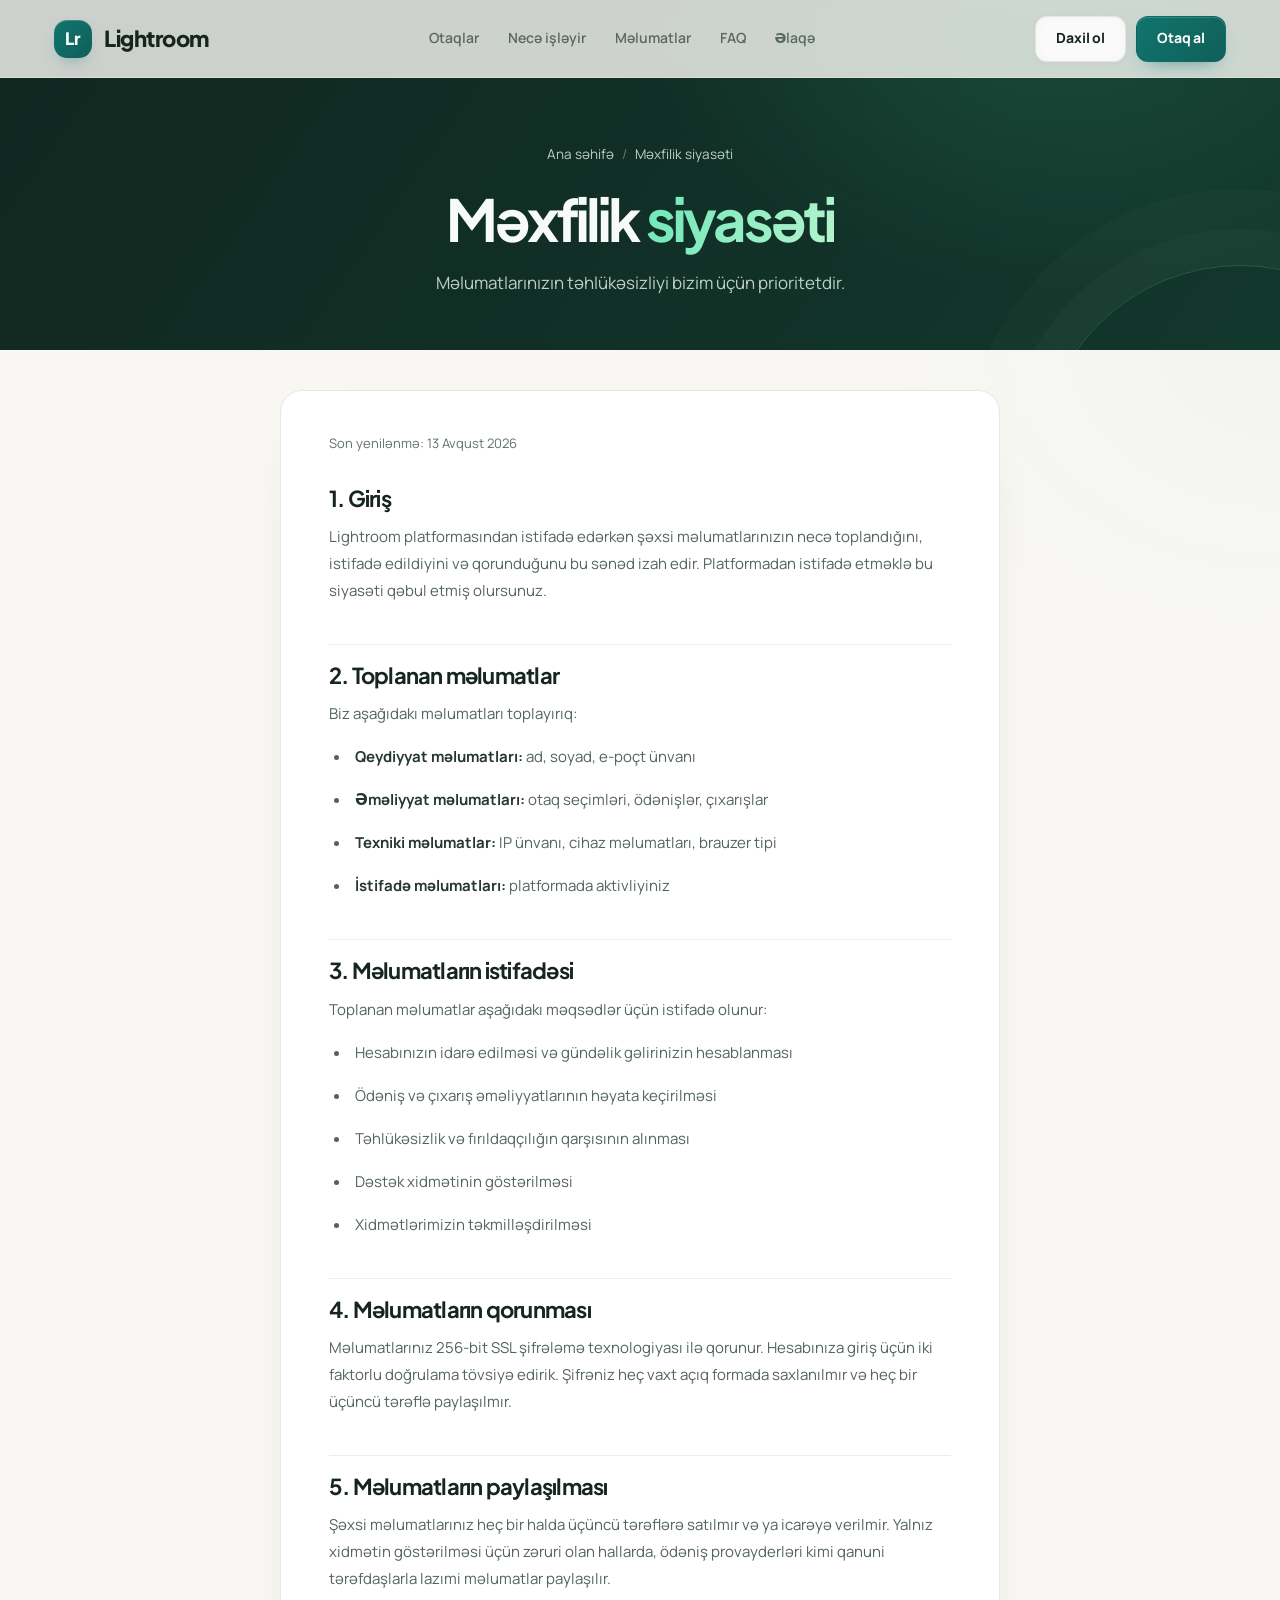
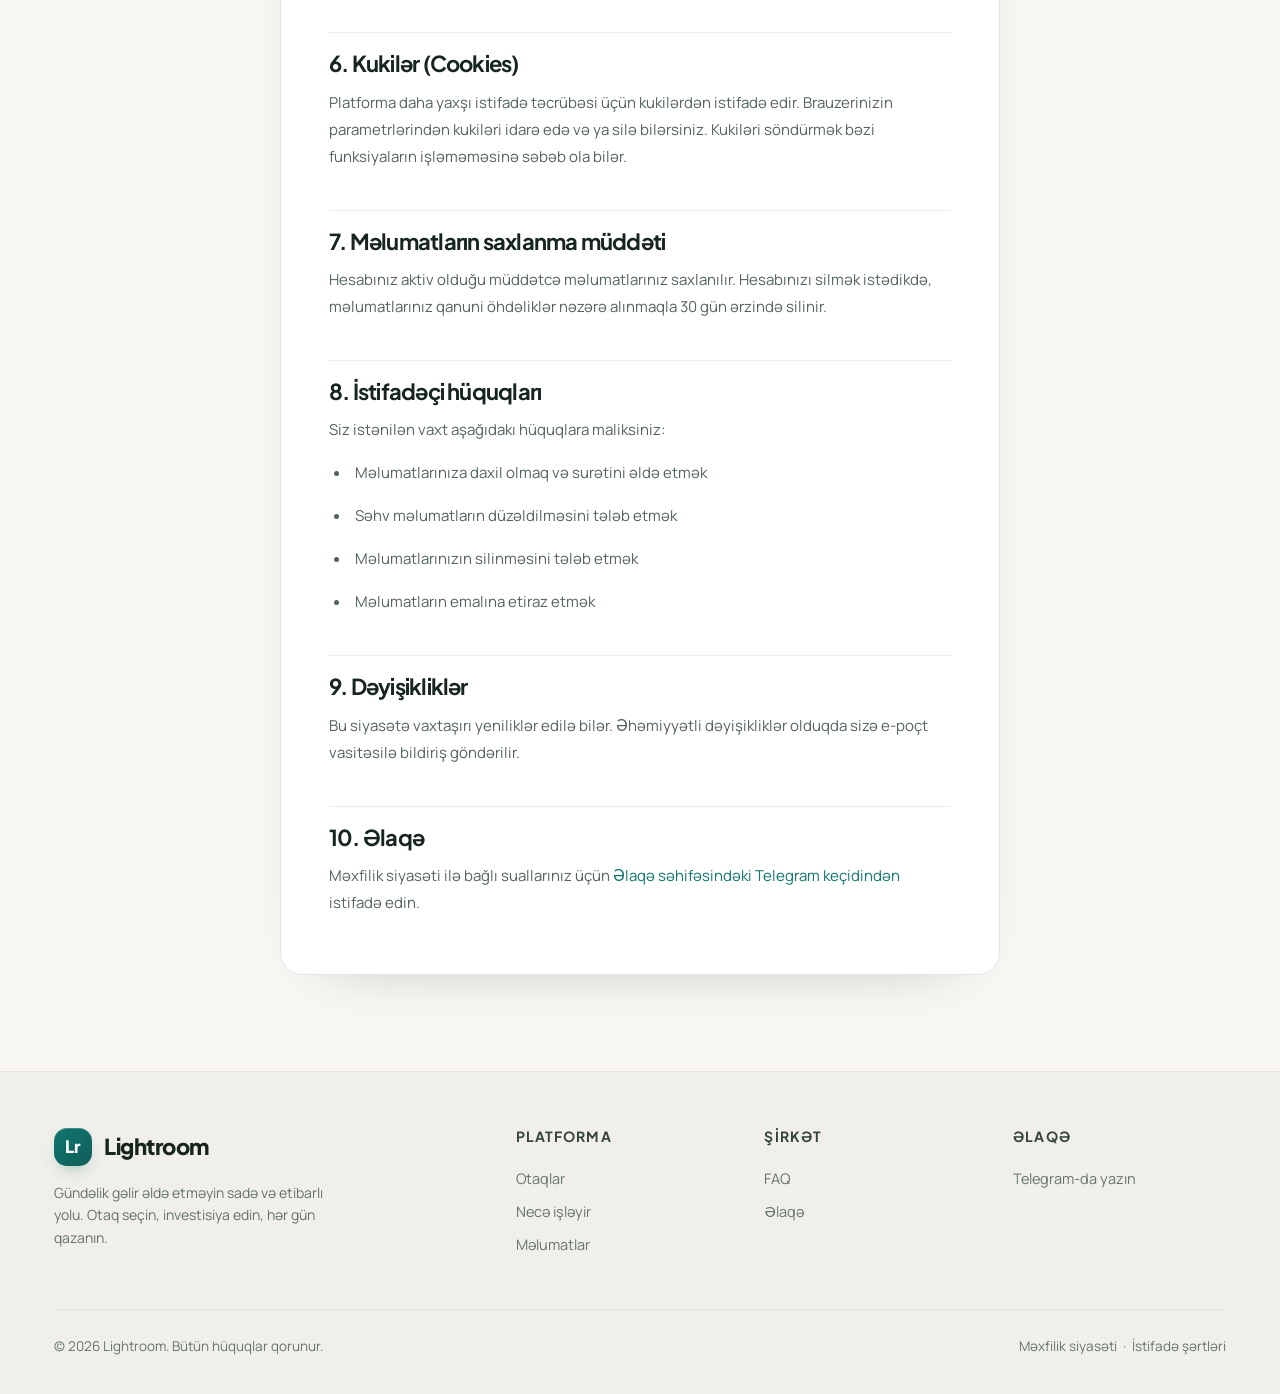
<file: mexfilik.html>
﻿<!DOCTYPE html>
<html lang="az">
<head>
<meta charset="UTF-8" />
<meta name="viewport" content="width=device-width, initial-scale=1.0" />
<title>Məxfilik siyasəti — Lightroom</title>
<meta name="description" content="Lightroom məxfilik siyasəti — məlumatlarınız necə qorunur." />
<link rel="preconnect" href="https://fonts.googleapis.com" />
<link rel="preconnect" href="https://fonts.gstatic.com" crossorigin />
<link href="https://fonts.googleapis.com/css2?family=Manrope:wght@400;500;600;700;800&family=Plus+Jakarta+Sans:wght@500;600;700;800&display=swap" rel="stylesheet" />
<link rel="stylesheet" href="styles.css" />
</head>
<body>

<div class="bg-glow"></div>
<div class="bg-grid"></div>

<!-- ============ HEADER ============ -->
<header id="header">
  <div class="container nav">
    <a href="index.html" class="logo">
      <span class="logo-mark">Lr</span>
      <span>Lightroom</span>
    </a>
    <nav class="nav-links" aria-label="Əsas naviqasiya">
      <a href="index.html#otaqler">Otaqlar</a>
      <a href="index.html#nece-isleyir">Necə işləyir</a>
      <a href="index.html#reyler">Məlumatlar</a>
      <a href="faq.html">FAQ</a>
      <a href="elaqe.html">Əlaqə</a>
    </nav>
    <div class="nav-cta">
      <a href="login.html" class="btn btn-ghost">Daxil ol</a>
      <a href="index.html#otaqler" class="btn btn-primary">Otaq al</a>
      <button class="menu-btn" id="menuBtn" aria-label="Menyunu aç" aria-expanded="false">
        <span></span><span></span><span></span>
      </button>
    </div>
  </div>
</header>

<!-- ============ MOBILE MENU ============ -->
<div class="mobile-menu" id="mobileMenu" hidden>
  <a href="index.html#otaqler">Otaqlar</a>
  <a href="index.html#nece-isleyir">Necə işləyir</a>
  <a href="index.html#reyler">Məlumatlar</a>
  <a href="faq.html">FAQ</a>
  <a href="elaqe.html">Əlaqə</a>
  <a href="login.html">Daxil ol</a>
  <a href="index.html#otaqler" style="color: var(--accent);">Otaq al</a>
</div>

<main>
  <!-- ============ PAGE HERO ============ -->
  <section class="page-hero">
    <div class="container">
      <nav class="breadcrumb reveal">
        <a href="index.html">Ana səhifə</a><span class="sep">/</span><span>Məxfilik siyasəti</span>
      </nav>
      <h1 class="reveal reveal-delay-1">Məxfilik <span class="highlight" style="color: var(--accent);">siyasəti</span></h1>
      <p class="reveal reveal-delay-2">Məlumatlarınızın təhlükəsizliyi bizim üçün prioritetdir.</p>
    </div>
  </section>

  <!-- ============ LEGAL CONTENT ============ -->
  <section style="padding-top: 40px;">
    <div class="container legal reveal">
      <span class="updated">Son yenilənmə: 13 Avqust 2026</span>

      <h2>1. Giriş</h2>
      <p>Lightroom platformasından istifadə edərkən şəxsi məlumatlarınızın necə toplandığını, istifadə edildiyini və qorunduğunu bu sənəd izah edir. Platformadan istifadə etməklə bu siyasəti qəbul etmiş olursunuz.</p>

      <h2>2. Toplanan məlumatlar</h2>
      <p>Biz aşağıdakı məlumatları toplayırıq:</p>
      <ul>
        <li><strong>Qeydiyyat məlumatları:</strong> ad, soyad, e-poçt ünvanı</li>
        <li><strong>Əməliyyat məlumatları:</strong> otaq seçimləri, ödənişlər, çıxarışlar</li>
        <li><strong>Texniki məlumatlar:</strong> IP ünvanı, cihaz məlumatları, brauzer tipi</li>
        <li><strong>İstifadə məlumatları:</strong> platformada aktivliyiniz</li>
      </ul>

      <h2>3. Məlumatların istifadəsi</h2>
      <p>Toplanan məlumatlar aşağıdakı məqsədlər üçün istifadə olunur:</p>
      <ul>
        <li>Hesabınızın idarə edilməsi və gündəlik gəlirinizin hesablanması</li>
        <li>Ödəniş və çıxarış əməliyyatlarının həyata keçirilməsi</li>
        <li>Təhlükəsizlik və fırıldaqçılığın qarşısının alınması</li>
        <li>Dəstək xidmətinin göstərilməsi</li>
        <li>Xidmətlərimizin təkmilləşdirilməsi</li>
      </ul>

      <h2>4. Məlumatların qorunması</h2>
      <p>Məlumatlarınız 256-bit SSL şifrələmə texnologiyası ilə qorunur. Hesabınıza giriş üçün iki faktorlu doğrulama tövsiyə edirik. Şifrəniz heç vaxt açıq formada saxlanılmır və heç bir üçüncü tərəflə paylaşılmır.</p>

      <h2>5. Məlumatların paylaşılması</h2>
      <p>Şəxsi məlumatlarınız heç bir halda üçüncü tərəflərə satılmır və ya icarəyə verilmir. Yalnız xidmətin göstərilməsi üçün zəruri olan hallarda, ödəniş provayderləri kimi qanuni tərəfdaşlarla lazımi məlumatlar paylaşılır.</p>

      <h2>6. Kukilər (Cookies)</h2>
      <p>Platforma daha yaxşı istifadə təcrübəsi üçün kukilərdən istifadə edir. Brauzerinizin parametrlərindən kukiləri idarə edə və ya silə bilərsiniz. Kukiləri söndürmək bəzi funksiyaların işləməməsinə səbəb ola bilər.</p>

      <h2>7. Məlumatların saxlanma müddəti</h2>
      <p>Hesabınız aktiv olduğu müddətcə məlumatlarınız saxlanılır. Hesabınızı silmək istədikdə, məlumatlarınız qanuni öhdəliklər nəzərə alınmaqla 30 gün ərzində silinir.</p>

      <h2>8. İstifadəçi hüquqları</h2>
      <p>Siz istənilən vaxt aşağıdakı hüquqlara maliksiniz:</p>
      <ul>
        <li>Məlumatlarınıza daxil olmaq və surətini əldə etmək</li>
        <li>Səhv məlumatların düzəldilməsini tələb etmək</li>
        <li>Məlumatlarınızın silinməsini tələb etmək</li>
        <li>Məlumatların emalına etiraz etmək</li>
      </ul>

      <h2>9. Dəyişikliklər</h2>
      <p>Bu siyasətə vaxtaşırı yeniliklər edilə bilər. Əhəmiyyətli dəyişikliklər olduqda sizə e-poçt vasitəsilə bildiriş göndərilir.</p>

      <h2>10. Əlaqə</h2>
      <p>Məxfilik siyasəti ilə bağlı suallarınız üçün <a href="elaqe.html" style="color: var(--accent);">Əlaqə səhifəsindəki Telegram keçidindən</a> istifadə edin.</p>
    </div>
  </section>
</main>

<!-- ============ FOOTER ============ -->
<footer>
  <div class="container">
    <div class="footer-grid">
      <div class="footer-brand">
        <a href="index.html" class="logo">
          <span class="logo-mark">Lr</span>
          <span>Lightroom</span>
        </a>
        <p>Gündəlik gəlir əldə etməyin sadə və etibarlı yolu. Otaq seçin, investisiya edin, hər gün qazanın.</p>
      </div>
      <div class="footer-col">
        <h4>Platforma</h4>
        <a href="index.html#otaqler">Otaqlar</a>
        <a href="index.html#nece-isleyir">Necə işləyir</a>
        <a href="index.html#reyler">Məlumatlar</a>
      </div>
      <div class="footer-col">
        <h4>Şirkət</h4>
        <a href="faq.html">FAQ</a>
        <a href="elaqe.html">Əlaqə</a>
      </div>
      <div class="footer-col">
        <h4>Əlaqə</h4>
        <a href="https://t.me/john_nexo" target="_blank" rel="noopener noreferrer">Telegram-da yazın</a>
      </div>
    </div>
    <div class="footer-bottom">
      <p>© <span id="year">2026</span> Lightroom. Bütün hüquqlar qorunur.</p>
      <p><a href="mexfilik.html">Məxfilik siyasəti</a> &nbsp;·&nbsp; <a href="istifade-sertleri.html">İstifadə şərtləri</a></p>
    </div>
  </div>
</footer>

<script src="api-config.js"></script>
<script src="api.js"></script>
<script src="script.js"></script>
</body>
</html>
</file>
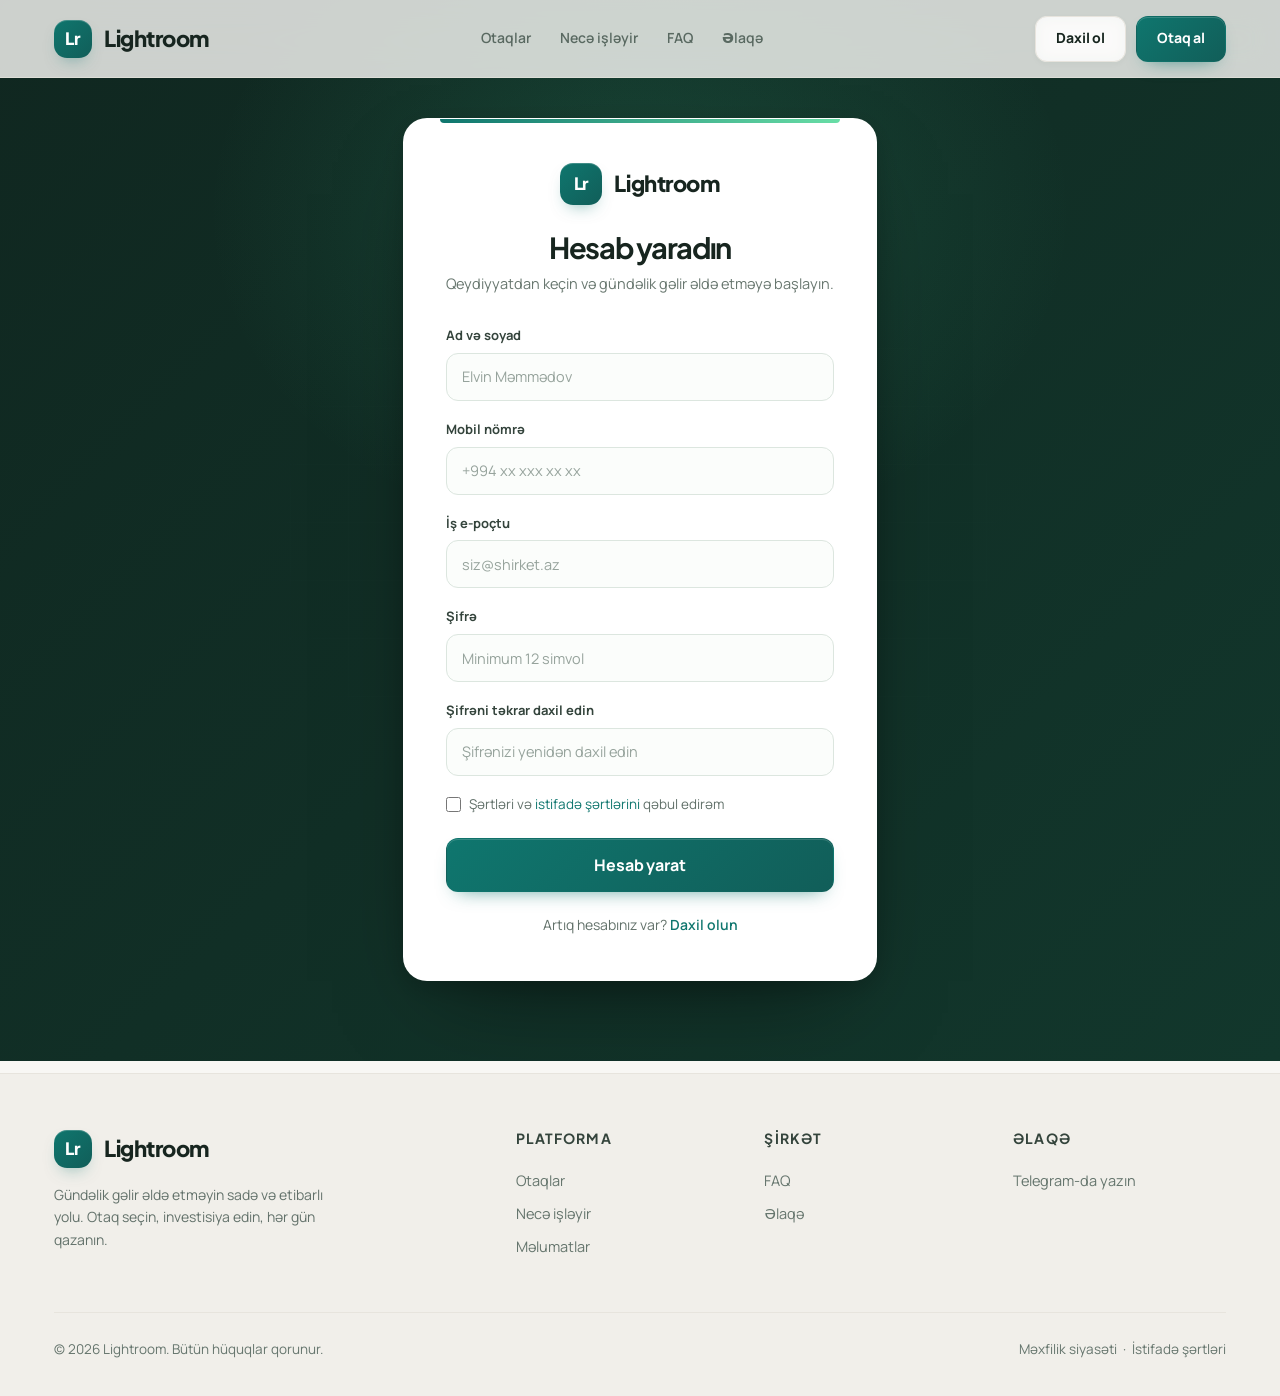
<file: qeydiyyat.html>
﻿<!DOCTYPE html>
<html lang="az">
<head>
<meta charset="UTF-8" />
<meta name="viewport" content="width=device-width, initial-scale=1.0" />
<title>Qeydiyyat — Lightroom</title>
<meta name="description" content="Lightroom-da hesab yaradın və otaq məlumatlarına şəxsi paneldən baxın." />
<link rel="preconnect" href="https://fonts.googleapis.com" />
<link rel="preconnect" href="https://fonts.gstatic.com" crossorigin />
<link href="https://fonts.googleapis.com/css2?family=Manrope:wght@400;500;600;700;800&family=Plus+Jakarta+Sans:wght@500;600;700;800&display=swap" rel="stylesheet" />
<link rel="stylesheet" href="styles.css" />
</head>
<body>

<div class="bg-glow"></div>
<div class="bg-grid"></div>

<!-- ============ HEADER ============ -->
<header id="header">
  <div class="container nav">
    <a href="index.html" class="logo">
      <span class="logo-mark">Lr</span>
      <span>Lightroom</span>
    </a>
    <nav class="nav-links" aria-label="Əsas naviqasiya">
      <a href="index.html#otaqler">Otaqlar</a>
      <a href="index.html#nece-isleyir">Necə işləyir</a>
      <a href="faq.html">FAQ</a>
      <a href="elaqe.html">Əlaqə</a>
    </nav>
    <div class="nav-cta">
      <a href="login.html" class="btn btn-ghost">Daxil ol</a>
      <a href="index.html#otaqler" class="btn btn-primary">Otaq al</a>
      <button class="menu-btn" id="menuBtn" aria-label="Menyunu aç" aria-expanded="false">
        <span></span><span></span><span></span>
      </button>
    </div>
  </div>
</header>

<!-- ============ MOBILE MENU ============ -->
<div class="mobile-menu" id="mobileMenu" hidden>
  <a href="index.html#otaqler">Otaqlar</a>
  <a href="index.html#nece-isleyir">Necə işləyir</a>
  <a href="faq.html">FAQ</a>
  <a href="elaqe.html">Əlaqə</a>
  <a href="login.html">Daxil ol</a>
  <a href="qeydiyyat.html" style="color: var(--accent);">Hesab yarat</a>
</div>

<!-- ============ AUTH SECTION ============ -->
<section class="auth-section">
  <div class="container">
    <div class="auth-card reveal visible">
      <a href="index.html" class="logo">
        <span class="logo-mark">Lr</span>
        <span>Lightroom</span>
      </a>
      <h2>Hesab yaradın</h2>
      <p class="auth-sub">Qeydiyyatdan keçin və gündəlik gəlir əldə etməyə başlayın.</p>

      <form id="registerForm" novalidate>
        <div class="form-group">
          <label class="form-label" for="fullname">Ad və soyad</label>
          <input class="form-input" type="text" id="fullname" name="fullname" placeholder="Elvin Məmmədov" required />
        </div>
        <div class="form-group">
          <label class="form-label" for="phone">Mobil nömrə</label>
          <input class="form-input" type="tel" id="phone" name="phone" placeholder="+994 xx xxx xx xx" inputmode="tel" autocomplete="tel" required maxlength="19" pattern="^\+994\s\d{2}\s\d{3}\s\d{2}\s\d{2}$" />
        </div>
        <div class="form-group">
          <label class="form-label" for="workemail">İş e-poçtu</label>
          <input class="form-input" type="email" id="workemail" name="workemail" placeholder="siz@shirket.az" required />
        </div>
        <div class="form-group">
          <label class="form-label" for="regpassword">Şifrə</label>
          <input class="form-input" type="password" id="regpassword" name="regpassword" placeholder="Minimum 12 simvol" required minlength="12" maxlength="128" autocomplete="new-password" />
        </div>
        <div class="form-group">
          <label class="form-label" for="confirmPassword">Şifrəni təkrar daxil edin</label>
          <input class="form-input" type="password" id="confirmPassword" name="confirmPassword" placeholder="Şifrənizi yenidən daxil edin" required maxlength="128" autocomplete="new-password" />
        </div>
        <div class="form-row" style="align-items: flex-start;">
          <label style="align-items: flex-start;">
            <input type="checkbox" name="terms" required style="margin-top: 3px;" />
            <span>Şərtləri və <a href="istifade-sertleri.html" style="color: var(--accent);">istifadə şərtlərini</a> qəbul edirəm</span>
          </label>
        </div>
        <button class="btn btn-primary btn-block btn-lg" type="submit">Hesab yarat</button>
      </form>

      <p class="auth-alt">Artıq hesabınız var? <a href="login.html">Daxil olun</a></p>
    </div>
  </div>
</section>

<!-- ============ FOOTER ============ -->
<footer>
  <div class="container">
    <div class="footer-grid">
      <div class="footer-brand">
        <a href="index.html" class="logo">
          <span class="logo-mark">Lr</span>
          <span>Lightroom</span>
        </a>
        <p>Gündəlik gəlir əldə etməyin sadə və etibarlı yolu. Otaq seçin, investisiya edin, hər gün qazanın.</p>
      </div>
      <div class="footer-col">
        <h4>Platforma</h4>
        <a href="index.html#otaqler">Otaqlar</a>
        <a href="index.html#nece-isleyir">Necə işləyir</a>
        <a href="index.html#reyler">Məlumatlar</a>
      </div>
      <div class="footer-col">
        <h4>Şirkət</h4>
        <a href="faq.html">FAQ</a>
        <a href="elaqe.html">Əlaqə</a>
      </div>
      <div class="footer-col">
        <h4>Əlaqə</h4>
        <a href="https://t.me/john_nexo" target="_blank" rel="noopener noreferrer">Telegram-da yazın</a>
      </div>
    </div>
    <div class="footer-bottom">
      <p>© <span id="year">2026</span> Lightroom. Bütün hüquqlar qorunur.</p>
      <p><a href="mexfilik.html">Məxfilik siyasəti</a> &nbsp;·&nbsp; <a href="istifade-sertleri.html">İstifadə şərtləri</a></p>
    </div>
  </div>
</footer>

<script src="api-config.js"></script>
<script src="api.js"></script>
<script src="script.js"></script>
<script>
  // Klient tərəfli qeydiyyat validasiyası (backend varsa real hesab yaradır)
  (function () {
    var form = document.getElementById('registerForm');
    if (!form) return;
    function formatPhoneInput(value) {
      var raw = String(value || '').trim();
      var digits = raw.replace(/\D/g, '');
      if (/^\+?994/.test(raw)) digits = digits.slice(3);
      else if (digits.length === 10 && digits.charAt(0) === '0') digits = digits.slice(1);
      digits = digits.slice(0, 9);
      if (!digits) return raw ? '+994 ' : '';
      var parts = [];
      if (digits.length > 0) parts.push(digits.slice(0, 2));
      if (digits.length > 2) parts.push(digits.slice(2, 5));
      if (digits.length > 5) parts.push(digits.slice(5, 7));
      if (digits.length > 7) parts.push(digits.slice(7, 9));
      return '+994 ' + parts.join(' ');
    }

    var phone = document.getElementById('phone');
    if (phone) {
      phone.addEventListener('input', function () {
        phone.value = formatPhoneInput(phone.value);
      });
    }

    form.addEventListener('submit', async function (e) {
      e.preventDefault();
      var fullname = document.getElementById('fullname');
      var email = document.getElementById('workemail');
      var password = document.getElementById('regpassword');
      var confirmPassword = document.getElementById('confirmPassword');
      var phone = document.getElementById('phone');
      var terms = form.querySelector('input[name="terms"]');
      var isValid = true;

      [fullname, email, password, confirmPassword, phone].forEach(function (input) { input.style.borderColor = ''; });
      if (terms) terms.closest('label').style.color = '';

      var normalizedPhone = phone ? formatPhoneInput(phone.value) : '';
      if (!fullname.value.trim()) { fullname.style.borderColor = '#ff6b6b'; isValid = false; }
      if (!email.value || !/^[^\s@]+@[^\s@]+\.[^\s@]+$/.test(email.value)) { email.style.borderColor = '#ff6b6b'; isValid = false; }
      if (!password.value || password.value.length < 12 || password.value.length > 128) { password.style.borderColor = '#ff6b6b'; isValid = false; }
      if (!confirmPassword.value || confirmPassword.value !== password.value) { confirmPassword.style.borderColor = '#ff6b6b'; isValid = false; }
      if (!/^\+994\s\d{2}\s\d{3}\s\d{2}\s\d{2}$/.test(normalizedPhone)) { phone.style.borderColor = '#ff6b6b'; isValid = false; }
      if (terms && !terms.checked) { terms.closest('label').style.color = '#ff6b6b'; isValid = false; }
      if (!isValid) return;

      var btn = form.querySelector('button[type="submit"]');
      var oldText = btn.textContent;
      btn.disabled = true;
      btn.textContent = 'Hesab yaradılır...';

      try {
        if (!window.NexoraAPI) throw new Error('Server bağlantısı tapılmadı.');
        await window.NexoraAPI.detect();
        if (!window.NexoraAPI.isUp()) throw new Error('Server işə düşməyib. Bir az sonra yenidən yoxlayın.');
        await window.NexoraAPI.register(fullname.value, email.value, password.value, '', normalizedPhone);
        var pendingPurchase = localStorage.getItem('nexora_pending_purchase');
        window.location.href = pendingPurchase ? 'index.html?resumePurchase=1' : 'dashboard.html';
      } catch (err) {
        btn.disabled = false;
        btn.textContent = oldText;
        var alertEl = document.createElement('div');
        alertEl.className = 'auth-alert error';
        alertEl.textContent = err.message === 'offline' ? 'Server işə düşməyib — demo rejim aktivdir.' : err.message;
        form.insertBefore(alertEl, form.firstChild);
        setTimeout(function () { if (alertEl.parentNode) alertEl.remove(); }, 4000);
      }
    });
  })();
</script>
</body>
</html>
</file>
<file: styles.css>
/* ============================================================
   Nexora — Shared Design System
   Neutral light theme · Teal accent
   Plus Jakarta Sans + Manrope
   ============================================================ */

/* ---------- RESET & TOKENS ---------- */
*, *::before, *::after { margin: 0; padding: 0; box-sizing: border-box; }

:root {
  --bg: #f8f7f4;
  --bg-soft: #f1efea;
  --card: #ffffff;
  --card-hover: #fdfcf9;
  --border: #e7e4dd;
  --text: #17251f;
  --text-dim: #62716a;
  --accent: #0f766e;
  --accent-strong: #115e59;
  --accent-2: #0d9488;
  --accent-ink: #ffffff;
  --amber: #a16207;
  --grad: linear-gradient(135deg, #0f766e 0%, #115e59 100%);
  --radius: 18px;
  --shadow-lg: 0 28px 72px -38px rgba(23,45,35,.34);
  --container: 1220px;
  --header-h: 78px;
}

html { scroll-behavior: smooth; }

body {
  font-family: 'Manrope', system-ui, -apple-system, 'Segoe UI', sans-serif;
  background: var(--bg);
  color: var(--text);
  line-height: 1.6;
  overflow-x: hidden;
  -webkit-font-smoothing: antialiased;
  text-rendering: optimizeLegibility;
}

::selection { background: var(--accent); color: var(--accent-ink); }

::-webkit-scrollbar { width: 10px; }
::-webkit-scrollbar-track { background: var(--bg); }
::-webkit-scrollbar-thumb { background: var(--border); border-radius: 8px; }
::-webkit-scrollbar-thumb:hover { background: var(--accent); }

h1, h2, h3, h4 { font-family: 'Plus Jakarta Sans', 'Manrope', sans-serif; line-height: 1.15; letter-spacing: -0.02em; }

a { color: inherit; text-decoration: none; }
img { max-width: 100%; display: block; }
ul { list-style: none; }

.container { max-width: var(--container); margin: 0 auto; padding: 0 24px; }

/* ---------- BACKGROUND ---------- */
.bg-glow { display: none; }
.bg-grid { display: none; }

/* ---------- BUTTONS & BADGES ---------- */
.btn {
  display: inline-flex; align-items: center; justify-content: center; gap: 8px;
  font-weight: 700; font-size: 15px; padding: 13px 26px; border-radius: 14px;
  border: 1px solid transparent; cursor: pointer;
  transition: transform .18s ease, box-shadow .18s ease, background .18s ease, border-color .18s ease, filter .18s ease;
  white-space: nowrap; font-family: 'Manrope', sans-serif;
}
.btn-primary {
  background: var(--grad); color: var(--accent-ink);
  box-shadow: 0 8px 18px -10px rgba(8,127,117,.65);
}
.btn-primary:hover { filter: brightness(1.08); transform: translateY(-1px); }
.btn-ghost { background: rgba(255,255,255,.04); color: var(--text); border-color: var(--border); backdrop-filter: blur(8px); }
.btn-ghost:hover { border-color: var(--accent); color: var(--accent-strong); transform: translateY(-2px); }
.btn-lg { padding: 16px 34px; font-size: 16px; }
.btn-block { width: 100%; }

.badge {
  display: inline-flex; align-items: center; gap: 8px;
  font-size: 13px; font-weight: 700; color: var(--accent-strong);
  background: rgba(8,127,117,.08); border: 1px solid rgba(8,127,117,.18);
  padding: 7px 14px; border-radius: 999px; letter-spacing: .02em;
  backdrop-filter: blur(8px);
}
.badge .dot { width: 7px; height: 7px; border-radius: 50%; background: var(--accent-2); box-shadow: 0 0 10px var(--accent-2); animation: pulse 2s infinite; }
@keyframes pulse { 0%,100% { opacity: 1; } 50% { opacity: .4; } }

/* ---------- HEADER ---------- */
header {
  position: fixed; top: 0; left: 0; right: 0; z-index: 100;
  height: var(--header-h);
  display: flex; align-items: center;
  border-bottom: 1px solid transparent;
  transition: background .25s ease, border-color .25s ease, backdrop-filter .25s ease;
}
header.scrolled {
  background: rgba(255,255,255,.92);
  backdrop-filter: blur(18px) saturate(1.4);
  -webkit-backdrop-filter: blur(18px) saturate(1.4);
  border-color: var(--border);
}
.nav { display: flex; align-items: center; justify-content: space-between; width: 100%; }

.logo { display: flex; align-items: center; gap: 11px; font-family: 'Plus Jakarta Sans', sans-serif; font-size: 22px; font-weight: 800; letter-spacing: -.02em; }
.logo-mark {
  width: 38px; height: 38px; border-radius: 12px; flex-shrink: 0;
  background: var(--grad); color: var(--accent-ink);
  display: grid; place-items: center; font-weight: 800; font-size: 17px;
  box-shadow: 0 6px 18px -8px rgba(8,127,117,.5);
}

.nav-links { display: flex; align-items: center; gap: 6px; }
.nav-links a {
  font-size: 14.5px; font-weight: 600; color: var(--text-dim);
  padding: 9px 14px; border-radius: 10px; transition: color .15s ease, background .15s ease;
}
.nav-links a:hover, .nav-links a.active { color: var(--accent-strong); background: rgba(8,127,117,.08); }

.nav-cta { display: flex; align-items: center; gap: 10px; }
.nav-cta .btn { padding: 10px 20px; font-size: 14px; }

.menu-btn {
  display: none; background: none; border: 1px solid var(--border); border-radius: 10px;
  width: 42px; height: 42px; cursor: pointer; position: relative; z-index: 110;
}
.menu-btn span { display: block; width: 18px; height: 2px; background: var(--text); margin: 3px auto; border-radius: 2px; transition: transform .25s ease, opacity .25s ease; }
.menu-btn.open span:nth-child(1) { transform: translateY(5px) rotate(45deg); }
.menu-btn.open span:nth-child(2) { opacity: 0; }
.menu-btn.open span:nth-child(3) { transform: translateY(-5px) rotate(-45deg); }

.mobile-menu {
  position: fixed; inset: 0; z-index: 90;
  background: rgba(255,255,255,.98); backdrop-filter: blur(14px); -webkit-backdrop-filter: blur(14px);
  display: flex; flex-direction: column; align-items: center; justify-content: center; gap: 10px;
  opacity: 0; visibility: hidden; transition: opacity .3s ease, visibility .3s ease;
}
.mobile-menu[hidden] { display: none !important; }
.mobile-menu.open { opacity: 1; visibility: visible; }
.mobile-menu a {
  font-family: 'Plus Jakarta Sans', sans-serif; font-size: 26px; font-weight: 700;
  padding: 12px 20px; color: var(--text); transition: color .15s ease;
}
.mobile-menu a:hover { color: var(--accent); }

/* ---------- HERO (home) ---------- */
.hero { padding: calc(var(--header-h) + 76px) 0 86px; position: relative; }
.hero-layout { display: grid; grid-template-columns: minmax(0, 1.15fr) minmax(340px, .85fr); gap: clamp(36px, 7vw, 88px); align-items: center; }
.hero-copy { max-width: 660px; }
.hero-inner { text-align: center; max-width: 860px; margin: 0 auto; }
.hero h1 { font-size: clamp(40px, 5.2vw, 64px); font-weight: 800; margin: 24px 0 20px; }
.hero-copy h1 { max-width: 650px; }
.hero h1 .highlight {
  background: var(--grad);
  -webkit-background-clip: text; background-clip: text;
  -webkit-text-fill-color: transparent; color: transparent;
}
.hero p.lead { font-size: clamp(16px, 2vw, 19px); color: var(--text-dim); max-width: 620px; margin: 0 auto 36px; }
.hero-copy p.lead { max-width: 560px; margin: 0 0 28px; }
.hero-actions { display: flex; justify-content: center; gap: 14px; flex-wrap: wrap; margin-bottom: 58px; }
.hero-copy .hero-actions { justify-content: flex-start; margin-bottom: 18px; }
.hero-caption { max-width: 520px; color: var(--text-dim); font-size: 13px; }
.hero-summary {
  padding: 30px;
  border: 1px solid var(--border);
  border-radius: 22px;
  background: var(--card);
  box-shadow: var(--shadow-lg);
}
.hero-summary-head { display: flex; align-items: flex-start; justify-content: space-between; gap: 16px; margin-bottom: 22px; }
.hero-summary-kicker { color: var(--accent); font-size: 11px; font-weight: 800; letter-spacing: .12em; }
.hero-summary h2 { font-size: 22px; margin-top: 7px; }
.hero-summary-mark { display: grid; place-items: center; width: 44px; height: 44px; border-radius: 14px; background: rgba(8,127,117,.09); color: var(--accent-strong); font-size: 12px; font-weight: 800; }
.hero-summary-list { border-top: 1px solid var(--border); }
.hero-summary-row { display: flex; justify-content: space-between; align-items: center; gap: 14px; padding: 15px 0; border-bottom: 1px solid var(--border); font-size: 13px; }
.hero-summary-row span { color: var(--text-dim); }
.hero-summary-row strong { text-align: right; font-size: 13px; }
.hero-summary-link { display: flex; justify-content: space-between; align-items: center; margin-top: 19px; color: var(--accent-strong); font-weight: 800; font-size: 14px; }
.hero-summary-link:hover, .info-link:hover { color: var(--accent); }

/* ---------- PAGE HERO (inner pages) ---------- */
.page-hero { padding: calc(var(--header-h) + 70px) 0 56px; text-align: center; }
.page-hero h1 { font-size: clamp(34px, 5vw, 54px); font-weight: 700; margin: 18px 0 14px; }
.page-hero p { color: var(--text-dim); font-size: 17px; max-width: 620px; margin: 0 auto; }
.breadcrumb { display: flex; justify-content: center; gap: 8px; align-items: center; font-size: 13.5px; color: var(--text-dim); }
.breadcrumb a { color: var(--text-dim); transition: color .15s ease; }
.breadcrumb a:hover { color: var(--accent); }
.breadcrumb .sep { color: var(--border); }

/* ---------- SECTIONS COMMON ---------- */
section { padding: 72px 0; }
.section-head { max-width: 660px; margin: 0 auto 60px; text-align: center; }
.section-head .badge { margin-bottom: 18px; }
.section-head h2 { font-size: clamp(30px, 4vw, 44px); margin-bottom: 16px; font-weight: 800; }
.section-head p { color: var(--text-dim); font-size: 16.5px; }

/* ---------- FEATURES ---------- */
.features-grid { display: grid; grid-template-columns: repeat(3, 1fr); gap: 20px; }
.feature-card {
  background: var(--card); border: 1px solid var(--border); border-radius: var(--radius);
  padding: 30px 26px; transition: transform .2s ease, border-color .2s ease, background .2s ease, box-shadow .2s ease;
  position: relative; overflow: hidden;
  backdrop-filter: blur(12px); -webkit-backdrop-filter: blur(12px);
}
.feature-card::before {
  content: ''; position: absolute; top: 0; left: 0; right: 0; height: 2px;
  background: var(--grad); transform: scaleX(0); transform-origin: left; transition: transform .3s ease;
}
.feature-card:hover { transform: translateY(-2px); border-color: rgba(8,127,117,.3); background: var(--card-hover); }
.feature-card:hover::before { transform: scaleX(1); }
.feature-icon {
  width: 48px; height: 48px; border-radius: 13px; display: grid; place-items: center;
  background: rgba(8,127,117,.08);
  border: 1px solid rgba(8,127,117,.18); margin-bottom: 20px;
}
.feature-icon svg { width: 24px; height: 24px; stroke: var(--accent-2); }
.feature-card h3 { font-size: 19px; margin-bottom: 10px; }
.feature-card p { font-size: 14.5px; color: var(--text-dim); }

/* ---------- STEPS ---------- */
.steps { display: grid; grid-template-columns: repeat(3, 1fr); gap: 20px; counter-reset: step; }
.step-card { background: var(--card); border: 1px solid var(--border); border-radius: var(--radius); padding: 34px 28px; position: relative; }
.step-card::before {
  counter-increment: step; content: "0" counter(step);
  font-family: 'Plus Jakarta Sans', sans-serif; font-size: 44px; font-weight: 800;
  color: transparent; -webkit-text-stroke: 1.5px rgba(8,127,117,.5);
  position: absolute; top: 20px; right: 24px; line-height: 1;
}
.step-card h3 { font-size: 20px; margin: 46px 0 10px; }
.step-card p { font-size: 14.5px; color: var(--text-dim); }

/* ---------- PRICING ---------- */
.pricing-grid { display: grid; grid-template-columns: repeat(4, 1fr); gap: 16px; align-items: stretch; }
.pricing-grid > .price-card:last-child { grid-column: 2 / span 2; }
.price-card {
  background: var(--card); border: 1px solid var(--border); border-radius: 20px;
  padding: 34px 30px; display: flex; flex-direction: column; position: relative;
  transition: transform .2s ease, border-color .2s ease, box-shadow .2s ease;
  backdrop-filter: blur(12px); -webkit-backdrop-filter: blur(12px);
}
.price-card:hover { transform: translateY(-2px); border-color: rgba(8,127,117,.3); }
.price-card .plan-name { font-size: 15px; font-weight: 700; color: var(--text-dim); text-transform: uppercase; letter-spacing: .08em; }
.price-card .price { font-family: 'Plus Jakarta Sans', sans-serif; font-size: 46px; font-weight: 800; margin: 16px 0 4px; }
.price-card .price span { font-size: 15px; font-weight: 600; color: var(--text-dim); font-family: 'Manrope', sans-serif; }
.daily-income {
  display: inline-flex; align-items: center; gap: 6px;
  font-family: 'Plus Jakarta Sans', sans-serif; font-size: 15px; font-weight: 800; color: var(--accent-ink);
  background: var(--grad); border-radius: 999px; padding: 7px 16px; margin-bottom: 16px;
}
.price-card ul { margin-bottom: 26px; display: grid; gap: 12px; }
.price-card ul li { font-size: 14.5px; display: flex; gap: 10px; align-items: flex-start; }
.price-card ul li svg { width: 18px; height: 18px; flex-shrink: 0; margin-top: 2px; stroke: var(--accent-2); }
.price-card .btn { margin-top: auto; width: 100%; }

.info-grid { display: grid; grid-template-columns: repeat(3, 1fr); gap: 18px; }
.info-card { min-height: 260px; display: flex; flex-direction: column; align-items: flex-start; padding: 28px; border: 1px solid var(--border); border-radius: var(--radius); background: var(--card); }
.info-number { display: grid; place-items: center; width: 38px; height: 38px; margin-bottom: 24px; border-radius: 12px; background: rgba(8,127,117,.08); color: var(--accent-strong); font-size: 12px; font-weight: 800; }
.info-card h3 { margin-bottom: 10px; font-size: 18px; }
.info-card p { color: var(--text-dim); font-size: 14px; }
.info-link { margin-top: auto; padding-top: 18px; color: var(--accent-strong); font-size: 14px; font-weight: 800; }

/* ---------- CTA BOX ---------- */
.cta-box {
  background: var(--card); border: 1px solid var(--border); border-radius: 26px;
  padding: 64px 40px; text-align: center; position: relative; overflow: hidden;
}
.cta-box {
  background: var(--card); border: 1px solid var(--border); border-radius: 26px;
  padding: 56px 40px; text-align: center; position: relative; overflow: hidden;
  backdrop-filter: blur(12px); -webkit-backdrop-filter: blur(12px);
}
.cta-box h2 { font-size: clamp(28px, 4vw, 42px); margin-bottom: 16px; position: relative; font-weight: 800; }
.cta-box p { color: var(--text-dim); font-size: 16px; max-width: 480px; margin: 0 auto 32px; position: relative; }
.cta-actions { display: flex; justify-content: center; gap: 14px; flex-wrap: wrap; position: relative; }

/* ---------- FOOTER ---------- */
footer { border-top: 1px solid var(--border); padding: 56px 0 36px; background: var(--bg-soft); }
.footer-grid { display: grid; grid-template-columns: 2fr 1fr 1fr 1fr; gap: 40px; margin-bottom: 48px; }
.footer-brand p { color: var(--text-dim); font-size: 14px; max-width: 280px; margin-top: 16px; }
.footer-col h4 { font-size: 14px; text-transform: uppercase; letter-spacing: .06em; margin-bottom: 18px; color: var(--text); }
.footer-col a { display: block; color: var(--text-dim); font-size: 14.5px; padding: 5px 0; transition: color .15s ease; }
.footer-col a:hover { color: var(--accent); }
.footer-bottom {
  border-top: 1px solid var(--border); padding-top: 26px;
  display: flex; justify-content: space-between; align-items: center; gap: 14px; flex-wrap: wrap;
}
.footer-bottom p, .footer-bottom a { color: var(--text-dim); font-size: 13.5px; }
.footer-bottom a:hover { color: var(--accent); }

/* ---------- AUTH / FORMS ---------- */
.auth-section { min-height: calc(100vh - var(--header-h)); display: flex; align-items: center; padding: calc(var(--header-h) + 40px) 0 80px; }
.auth-card {
  max-width: 440px; margin: 0 auto; width: 100%;
  background: var(--card); border: 1px solid var(--border); border-radius: 20px;
  padding: 40px 36px; position: relative;
  backdrop-filter: blur(16px); -webkit-backdrop-filter: blur(16px);
  box-shadow: var(--shadow-lg);
}
.auth-card .logo { justify-content: center; margin-bottom: 26px; }
.auth-card h2 { font-size: 26px; text-align: center; margin-bottom: 8px; }
.auth-card .auth-sub { text-align: center; color: var(--text-dim); font-size: 14.5px; margin-bottom: 28px; }

.form-group { margin-bottom: 18px; position: relative; }
.form-label { display: block; font-size: 13.5px; font-weight: 700; color: var(--text); margin-bottom: 7px; }
.form-input {
  width: 100%; background: var(--bg); color: var(--text);
  border: 1px solid var(--border); border-radius: 12px;
  padding: 13px 15px; font-size: 14.5px; font-family: 'Manrope', sans-serif;
  transition: border-color .15s ease, box-shadow .15s ease;
}
.form-input::placeholder { color: #77778a; }
.form-input:focus { outline: none; border-color: var(--accent); box-shadow: 0 0 0 3px rgba(8,127,117,.14); }
textarea.form-input { resize: vertical; min-height: 120px; }

.password-input-wrapper { position: relative; display: flex; align-items: center; }
.password-input-wrapper .form-input { padding-right: 44px; }
.toggle-password-btn {
  position: absolute; right: 12px; background: none; border: none;
  color: var(--text-dim); cursor: pointer; display: flex; align-items: center;
  padding: 6px; border-radius: 6px; transition: color 0.15s ease;
}
.toggle-password-btn:hover { color: var(--text); }

.password-strength-container { margin-top: 8px; display: none; }
.password-strength-meter { height: 4px; border-radius: 2px; background: var(--border); overflow: hidden; position: relative; }
.password-strength-fill { height: 100%; width: 0%; transition: width 0.3s ease, background-color 0.3s ease; }
.password-strength-fill.weak { width: 33%; background-color: #ff5252; }
.password-strength-fill.medium { width: 66%; background-color: var(--amber); }
.password-strength-fill.strong { width: 100%; background-color: var(--accent); }
.password-strength-text { font-size: 11.5px; color: var(--text-dim); margin-top: 4px; display: flex; justify-content: space-between; }

.auth-alert {
  padding: 12px 16px; border-radius: 12px; font-size: 13.5px; font-weight: 500; margin-bottom: 20px;
  display: flex; align-items: center; gap: 10px; animation: payShake 0.4s ease;
}
.auth-alert.error { background: rgba(255, 82, 82, 0.12); border: 1px solid rgba(255, 82, 82, 0.3); color: #ff6b6b; }
.auth-alert.success { background: rgba(8,127,117,.08); border: 1px solid rgba(8,127,117,.2); color: var(--accent-strong); }

.form-hint { font-size: 12.5px; color: var(--text-dim); margin-top: 6px; }
.form-row { display: flex; justify-content: space-between; align-items: center; margin-bottom: 22px; gap: 10px; font-size: 13.5px; }
.form-row label { display: flex; align-items: center; gap: 8px; color: var(--text-dim); cursor: pointer; }
.form-row input[type="checkbox"] { accent-color: var(--accent); width: 15px; height: 15px; cursor: pointer; }
.form-row a { color: var(--accent); }
.form-row a:hover { text-decoration: underline; }

.divider { display: flex; align-items: center; gap: 14px; color: var(--text-dim); font-size: 13px; margin: 24px 0; }
.divider::before, .divider::after { content: ''; flex: 1; height: 1px; background: var(--border); }

.social-btns { display: grid; grid-template-columns: 1fr 1fr; gap: 12px; }
.social-btn {
  display: inline-flex; align-items: center; justify-content: center; gap: 9px;
  background: var(--bg); border: 1px solid var(--border); border-radius: 12px;
  padding: 12px; color: var(--text); font-size: 14px; font-weight: 700; cursor: pointer;
  transition: border-color .15s ease, background .15s ease;
}
.social-btn:hover { border-color: var(--accent); background: var(--card-hover); }
.social-btn svg { width: 17px; height: 17px; }
.auth-alt { text-align: center; font-size: 14px; color: var(--text-dim); margin-top: 22px; }
.auth-alt a { color: var(--accent); font-weight: 600; }
.auth-alt a:hover { text-decoration: underline; }

/* ---------- CONTACT ---------- */
.contact-grid { display: grid; grid-template-columns: 1.2fr 1fr; gap: 40px; align-items: start; }
.contact-form-card { background: var(--card); border: 1px solid var(--border); border-radius: 20px; padding: 36px; }
.contact-form-card h3 { font-size: 22px; margin-bottom: 8px; }
.contact-form-card > p { color: var(--text-dim); font-size: 14.5px; margin-bottom: 26px; }
.contact-info { display: grid; gap: 18px; }
.contact-item {
  display: flex; gap: 16px; align-items: flex-start;
  background: var(--card); border: 1px solid var(--border); border-radius: var(--radius); padding: 22px;
  backdrop-filter: blur(12px); -webkit-backdrop-filter: blur(12px);
}
.contact-item .feature-icon { margin-bottom: 0; flex-shrink: 0; }
.contact-item h4 { font-size: 15.5px; margin-bottom: 4px; }
.contact-item p { font-size: 14px; color: var(--text-dim); }
.contact-item a:hover { color: var(--accent); }

/* ---------- ABOUT ---------- */
.about-mission { display: grid; grid-template-columns: 1.1fr 1fr; gap: 48px; align-items: center; }
.about-mission h2 { font-size: clamp(28px, 3.5vw, 40px); margin: 16px 0; }
.about-mission p { color: var(--text-dim); font-size: 15.5px; margin-bottom: 14px; }
.about-visual {
  position: relative; background: var(--card); border: 1px solid var(--border);
  border-radius: 24px; padding: 40px; display: grid; gap: 16px;
  backdrop-filter: blur(12px); -webkit-backdrop-filter: blur(12px);
}
.about-visual::before {
  content: ''; position: absolute; inset: -1px; border-radius: 24px; z-index: -1;
  background: radial-gradient(300px 200px at 20% 0%, rgba(8,127,117,.12), transparent 70%);
}
.metric-row { display: flex; align-items: center; gap: 14px; background: var(--bg-soft); border: 1px solid var(--border); border-radius: 14px; padding: 18px; }
.metric-row .num { font-family: 'Plus Jakarta Sans', sans-serif; font-size: 28px; font-weight: 800; background: var(--grad); -webkit-background-clip: text; background-clip: text; -webkit-text-fill-color: transparent; min-width: 84px; }
.metric-row .label { font-size: 13.5px; color: var(--text-dim); }

.values-grid { display: grid; grid-template-columns: repeat(3, 1fr); gap: 20px; }
.value-card { background: var(--card); border: 1px solid var(--border); border-radius: var(--radius); padding: 28px 24px; transition: transform .2s ease, border-color .2s ease; }
.value-card:hover { transform: translateY(-4px); border-color: rgba(8,127,117,.35); }
.value-card h3 { font-size: 18px; margin-bottom: 8px; }
.value-card p { font-size: 14px; color: var(--text-dim); }

.team-grid { display: grid; grid-template-columns: repeat(4, 1fr); gap: 20px; }
.team-card { background: var(--card); border: 1px solid var(--border); border-radius: var(--radius); padding: 28px 22px; text-align: center; transition: transform .2s ease, border-color .2s ease; }
.team-card:hover { transform: translateY(-4px); border-color: rgba(8,127,117,.35); }
.team-avatar {
  width: 76px; height: 76px; border-radius: 50%; margin: 0 auto 16px;
  display: grid; place-items: center; font-family: 'Plus Jakarta Sans', sans-serif;
  font-size: 26px; font-weight: 800; color: var(--accent-ink);
}
.team-card h3 { font-size: 17px; }
.team-card .role { font-size: 13.5px; color: var(--text-dim); margin-top: 4px; }

.timeline { max-width: 640px; margin: 0 auto; position: relative; padding-left: 34px; }
.timeline::before { content: ''; position: absolute; left: 9px; top: 6px; bottom: 6px; width: 2px; background: var(--border); }
.timeline-item { position: relative; padding-bottom: 40px; }
.timeline-item::before {
  content: ''; position: absolute; left: -31px; top: 6px; width: 14px; height: 14px;
  border-radius: 50%; background: var(--grad); box-shadow: 0 0 0 4px rgba(8,127,117,.15);
}
.timeline-item .year { font-family: 'Plus Jakarta Sans', sans-serif; font-size: 15px; font-weight: 800; color: var(--accent); }
.timeline-item h3 { font-size: 19px; margin: 6px 0 6px; }
.timeline-item p { font-size: 14.5px; color: var(--text-dim); }

/* ---------- CAREERS ---------- */
.jobs-list { max-width: 760px; margin: 0 auto; display: grid; gap: 16px; }
.job-card {
  display: flex; align-items: center; justify-content: space-between; gap: 20px; flex-wrap: wrap;
  background: var(--card); border: 1px solid var(--border); border-radius: var(--radius);
  padding: 24px 26px; transition: transform .2s ease, border-color .2s ease;
  backdrop-filter: blur(12px); -webkit-backdrop-filter: blur(12px);
}
.job-card:hover { transform: translateY(-3px); border-color: rgba(8,127,117,.35); }
.job-card h3 { font-size: 18px; margin-bottom: 6px; }
.job-meta { display: flex; gap: 12px; flex-wrap: wrap; font-size: 13px; color: var(--text-dim); }
.job-tag {
  display: inline-flex; align-items: center; font-size: 12px; font-weight: 700;
  background: rgba(8,127,117,.08); border: 1px solid rgba(8,127,117,.18);
  color: var(--accent-2); padding: 4px 10px; border-radius: 999px;
}
.job-card .btn { padding: 10px 20px; font-size: 14px; }

.perks-grid { display: grid; grid-template-columns: repeat(3, 1fr); gap: 20px; }
.perk-card { background: var(--card); border: 1px solid var(--border); border-radius: var(--radius); padding: 26px 24px; }
.perk-card h3 { font-size: 17px; margin-bottom: 8px; }
.perk-card p { font-size: 14px; color: var(--text-dim); }

/* ---------- BLOG ---------- */
.blog-toolbar { display: flex; justify-content: space-between; align-items: center; gap: 16px; flex-wrap: wrap; max-width: 820px; margin: 0 auto 46px; }
.blog-toolbar .form-input { max-width: 320px; }
.blog-tags { display: flex; gap: 8px; flex-wrap: wrap; }
.blog-tag {
  font-size: 13px; font-weight: 700; color: var(--text-dim);
  border: 1px solid var(--border); padding: 7px 14px; border-radius: 999px; cursor: pointer;
  transition: color .15s ease, border-color .15s ease, background .15s ease;
}
.blog-tag:hover, .blog-tag.active { color: var(--accent); border-color: rgba(8,127,117,.35); background: rgba(8,127,117,.08); }

.blog-grid { display: grid; grid-template-columns: repeat(3, 1fr); gap: 20px; }
.blog-card {
  background: var(--card); border: 1px solid var(--border); border-radius: var(--radius);
  padding: 24px; display: flex; flex-direction: column; transition: transform .2s ease, border-color .2s ease;
  backdrop-filter: blur(12px); -webkit-backdrop-filter: blur(12px);
}
.blog-card:hover { transform: translateY(-5px); border-color: rgba(8,127,117,.35); }
.blog-thumb {
  height: 150px; border-radius: 12px; margin-bottom: 20px;
  display: grid; place-items: center;
  font-family: 'Plus Jakarta Sans', sans-serif; font-size: 40px; font-weight: 800; color: var(--accent-ink);
}
.blog-meta { display: flex; gap: 10px; font-size: 12.5px; color: var(--text-dim); margin-bottom: 12px; }
.blog-meta .category { color: var(--accent-2); font-weight: 700; }
.blog-card h3 { font-size: 18px; margin-bottom: 10px; line-height: 1.3; }
.blog-card p.excerpt { font-size: 14px; color: var(--text-dim); flex: 1; margin-bottom: 18px; }
.blog-card .read-more { font-size: 14px; font-weight: 600; color: var(--accent); display: inline-flex; align-items: center; gap: 6px; }
.blog-card .read-more:hover { gap: 10px; text-decoration: underline; }

.pagination { display: flex; justify-content: center; gap: 8px; margin-top: 44px; }
.page-btn {
  width: 42px; height: 42px; display: grid; place-items: center; border-radius: 12px;
  border: 1px solid var(--border); background: var(--card); color: var(--text-dim);
  font-size: 14px; font-weight: 700; cursor: pointer; transition: all .15s ease;
}
.page-btn:hover { border-color: var(--accent); color: var(--text); }
.page-btn.active { background: var(--grad); color: var(--accent-ink); border-color: transparent; }

/* ---------- FAQ ---------- */
.faq-list { max-width: 720px; margin: 0 auto; display: grid; gap: 14px; }
.faq-item {
  background: var(--card); border: 1px solid var(--border); border-radius: var(--radius);
  overflow: hidden; transition: border-color .2s ease;
  backdrop-filter: blur(12px); -webkit-backdrop-filter: blur(12px);
}
.faq-item.open { border-color: rgba(8,127,117,.35); }
.faq-question {
  width: 100%; display: flex; align-items: center; justify-content: space-between; gap: 16px;
  background: none; border: none; cursor: pointer; text-align: left;
  padding: 20px 24px; font-family: 'Plus Jakarta Sans', sans-serif;
  font-size: 16.5px; font-weight: 700; color: var(--text);
}
.faq-question .faq-icon {
  width: 28px; height: 28px; border-radius: 50%; flex-shrink: 0;
  border: 1px solid var(--border); display: grid; place-items: center;
  font-size: 18px; color: var(--accent-2); transition: transform .25s ease, background .25s ease;
}
.faq-item.open .faq-icon { transform: rotate(45deg); background: rgba(8,127,117,.08); }
.faq-answer {
  max-height: 0; overflow: hidden; transition: max-height .3s ease;
}
.faq-answer-inner { padding: 0 24px 22px; font-size: 14.5px; color: var(--text-dim); }

/* ---------- DASHBOARD ---------- */
.dash-section { padding: calc(var(--header-h) + 50px) 0 80px; }
.dash-head { display: flex; align-items: center; justify-content: space-between; gap: 16px; flex-wrap: wrap; margin-bottom: 30px; }
.dash-head h1 { font-size: clamp(26px, 3vw, 36px); }
.dash-head .user-chip {
  display: inline-flex; align-items: center; gap: 10px; background: var(--card);
  border: 1px solid var(--border); border-radius: 999px; padding: 8px 18px 8px 8px; font-size: 14px; font-weight: 700;
  backdrop-filter: blur(12px); -webkit-backdrop-filter: blur(12px);
}
.dash-avatar {
  width: 34px; height: 34px; border-radius: 50%; background: var(--grad); color: var(--accent-ink);
  display: grid; place-items: center; font-weight: 800;
}
.balance-grid { display: grid; grid-template-columns: repeat(4, 1fr); gap: 16px; margin-bottom: 26px; }
.balance-card {
  background: var(--card); border: 1px solid var(--border); border-radius: var(--radius); padding: 24px 22px;
  backdrop-filter: blur(12px); -webkit-backdrop-filter: blur(12px);
}
.balance-card .label { font-size: 13px; color: var(--text-dim); margin-bottom: 8px; }
.balance-card .value { font-family: 'Plus Jakarta Sans', sans-serif; font-size: 28px; font-weight: 800; }
.balance-card .value.accent { background: var(--grad); -webkit-background-clip: text; background-clip: text; -webkit-text-fill-color: transparent; }
.balance-card .sub { font-size: 12.5px; color: var(--text-dim); margin-top: 6px; }
.dash-cards { display: grid; grid-template-columns: 1.4fr 1fr; gap: 20px; }
.dash-panel { background: var(--card); border: 1px solid var(--border); border-radius: 20px; padding: 28px; }
.dash-panel h3 { font-size: 19px; margin-bottom: 18px; }
.active-plan {
  display: flex; align-items: center; justify-content: space-between; gap: 16px; flex-wrap: wrap;
  background: var(--bg-soft); border: 1px solid var(--border); border-radius: 14px; padding: 18px 20px; margin-bottom: 12px;
}
.active-plan .plan-name { font-family: 'Plus Jakarta Sans', sans-serif; font-size: 17px; font-weight: 800; }
.active-plan .plan-meta { font-size: 13.5px; color: var(--text-dim); margin-top: 3px; }
.active-plan .tag {
  font-size: 12px; font-weight: 800; padding: 5px 14px; border-radius: 999px;
  background: rgba(8,127,117,.08); border: 1px solid rgba(8,127,117,.18); color: var(--accent-2);
}
.earn-rate {
  display: flex; align-items: center; justify-content: space-between; gap: 12px;
  background: var(--bg-soft); border: 1px solid var(--border); border-radius: 14px; padding: 18px 20px; margin-bottom: 20px;
}
.earn-rate .big { font-family: 'Plus Jakarta Sans', sans-serif; font-size: 22px; font-weight: 800; background: var(--grad); -webkit-background-clip: text; background-clip: text; -webkit-text-fill-color: transparent; }
.history-row {
  display: flex; align-items: center; justify-content: space-between; gap: 12px;
  padding: 13px 0; border-bottom: 1px solid var(--border); font-size: 14px;
}
.history-row:last-child { border-bottom: none; }
.history-row .date { color: var(--text-dim); font-size: 13px; }
.history-row .amount { font-weight: 800; background: var(--grad); -webkit-background-clip: text; background-clip: text; -webkit-text-fill-color: transparent; }

.grad-text { background: var(--grad); -webkit-background-clip: text; background-clip: text; -webkit-text-fill-color: transparent; }

/* ---------- LEGAL ---------- */
.legal { max-width: 720px; margin: 0 auto; }
.legal p, .legal li { color: var(--text-dim); font-size: 15px; margin-bottom: 16px; }
.legal h2 { font-size: 22px; margin: 36px 0 12px; }
.legal h2:first-of-type { margin-top: 0; }
.legal ul { list-style: disc; padding-left: 22px; }
.legal strong { color: var(--text); }
.legal .updated { font-size: 13px; color: var(--text-dim); display: block; margin-bottom: 32px; }

/* ---------- REVEAL ANIMATION ---------- */
.reveal { opacity: 0; transform: translateY(26px); transition: opacity .7s cubic-bezier(.22,.61,.36,1), transform .7s cubic-bezier(.22,.61,.36,1); }
.reveal.visible { opacity: 1; transform: none; }
.reveal-delay-1 { transition-delay: .1s; }
.reveal-delay-2 { transition-delay: .2s; }
.reveal-delay-3 { transition-delay: .3s; }

@media (prefers-reduced-motion: reduce) {
  * { animation: none !important; transition: none !important; }
  .reveal { opacity: 1; transform: none; }
}

/* ---------- RESPONSIVE ---------- */
@media (max-width: 960px) {
  .hero-layout { grid-template-columns: minmax(0, 1fr) minmax(300px, .9fr); gap: 34px; }
  .features-grid, .steps, .pricing-grid, .info-grid, .values-grid, .perks-grid { grid-template-columns: repeat(2, 1fr); }
  .pricing-grid > .price-card:last-child { grid-column: auto; }
  .team-grid { grid-template-columns: repeat(2, 1fr); }
  .blog-grid { grid-template-columns: repeat(2, 1fr); }
  .footer-grid { grid-template-columns: 1fr 1fr; }
  .about-mission { grid-template-columns: 1fr; gap: 32px; }
  .contact-grid { grid-template-columns: 1fr; }
}
@media (max-width: 760px) {
  .nav-links, .nav-cta .btn-ghost { display: none; }
  .menu-btn { display: block; }
  .features-grid, .steps, .pricing-grid, .info-grid, .values-grid, .perks-grid, .blog-grid, .team-grid { grid-template-columns: 1fr; }
  .balance-grid { grid-template-columns: repeat(2, minmax(0, 1fr)); }
  .dash-cards { grid-template-columns: minmax(0, 1fr); }
  section { padding: 72px 0; }
  .hero { padding-top: calc(var(--header-h) + 56px); }
  .hero-layout { grid-template-columns: 1fr; gap: 34px; }
  .hero-copy { text-align: center; margin: 0 auto; }
  .hero-copy .hero-actions { justify-content: center; }
  .hero-copy .lead, .hero-caption { margin-left: auto; margin-right: auto; }
  .hero-summary { width: 100%; max-width: 560px; margin: 0 auto; }
  .cta-box { padding: 48px 24px; }
  .auth-card { padding: 32px 24px; }
  .contact-form-card { padding: 28px 22px; }
}
@media (max-width: 480px) {
  .hero-summary { padding: 23px 20px; }
  .hero-summary-row { align-items: flex-start; font-size: 12px; }
  .hero-summary-row strong { max-width: 48%; font-size: 12px; }
  .balance-card { padding: 20px 14px; }
  .balance-card .value { font-size: clamp(20px, 6vw, 26px); }
  .info-card { min-height: 0; }
  .footer-grid { grid-template-columns: 1fr; gap: 28px; }
  .footer-bottom { justify-content: center; text-align: center; }
  .social-btns { grid-template-columns: 1fr; }
}

/* ============================================================
   PRO PAYMENT & CHECKOUT MODAL SYSTEM
   ============================================================ */
.pay-modal-backdrop {
  position: fixed; inset: 0; z-index: 999;
  background: rgba(23,39,43,.48);
  backdrop-filter: blur(16px);
  -webkit-backdrop-filter: blur(16px);
  display: flex; align-items: center; justify-content: center;
  padding: 20px;
  opacity: 0; visibility: hidden;
  transition: opacity .3s ease, visibility .3s ease;
}
.pay-modal-backdrop.active { opacity: 1; visibility: visible; }

.pay-modal-container {
  width: 100%; max-width: 860px; max-height: 90vh;
  background: var(--card); border: 1px solid var(--border);
  border-radius: 24px; box-shadow: 0 32px 80px -24px rgba(23,39,43,.42);
  display: flex; flex-direction: column; overflow: hidden;
  transform: scale(0.95) translateY(10px);
  transition: transform .3s cubic-bezier(0.16, 1, 0.3, 1);
}
.pay-modal-backdrop.active .pay-modal-container { transform: scale(1) translateY(0); }

.pay-modal-header {
  padding: 20px 28px; border-bottom: 1px solid var(--border);
  display: flex; align-items: center; justify-content: space-between; background: var(--bg-soft);
}
.pay-modal-header h3 { font-size: 20px; display: flex; align-items: center; gap: 10px; }
.pay-modal-header .pay-badge {
  font-size: 12px; font-weight: 700; color: var(--accent-strong); background: rgba(8,127,117,.08);
  padding: 4px 10px; border-radius: 999px; border: 1px solid rgba(8,127,117,.18); display: inline-flex; align-items: center; gap: 5px;
}
.pay-close-btn {
  background: none; border: 1px solid var(--border); color: var(--text-dim);
  width: 36px; height: 36px; border-radius: 50%; font-size: 20px; cursor: pointer;
  display: grid; place-items: center; transition: all .2s ease;
}
.pay-close-btn:hover { color: var(--text); border-color: var(--accent); background: rgba(8,127,117,.08); }

.pay-modal-body {
  display: grid; grid-template-columns: 1.1fr 1fr;
  overflow-y: auto; max-height: calc(90vh - 80px);
}

/* Modal Left: Forms & Payment Methods */
.pay-main-content { padding: 28px; display: flex; flex-direction: column; gap: 22px; }
.transfer-instructions h4 { margin: 0 0 8px; font-size: 18px; color: var(--text); }
.transfer-instructions p { margin: 0 0 16px; color: var(--text-dim); font-size: 13.5px; line-height: 1.6; }
.transfer-card-holder { margin-top: 10px; color: var(--text-dim); font-size: 13px; }
#paymentReceipt { padding: 10px; }
#submitPayBtn:disabled { opacity: .5; cursor: not-allowed; }

/* Professional payment method cards */
.pay-methods { display: flex; flex-direction: column; gap: 10px; }
.pay-method {
  display: flex; align-items: center; gap: 14px;
  width: 100%; padding: 14px 16px; text-align: left;
  background: var(--bg); border: 1px solid var(--border); border-radius: 14px;
  cursor: pointer; transition: border-color .2s ease, background .2s ease, box-shadow .2s ease;
  font-family: 'Manrope', sans-serif;
}
.pay-method:hover { border-color: var(--text-dim); background: var(--card); }
.pay-method.active {
  border-color: var(--accent); background: rgba(8,127,117,.06);
  box-shadow: 0 0 0 1px rgba(8,127,117,.18), 0 8px 24px -12px rgba(8,127,117,.2);
}
.pm-radio {
  width: 18px; height: 18px; border-radius: 50%; flex-shrink: 0;
  border: 2px solid var(--border); position: relative; transition: border-color .2s ease;
}
.pay-method.active .pm-radio { border-color: var(--accent); }
.pay-method.active .pm-radio::after {
  content: ''; position: absolute; inset: 3px; border-radius: 50%; background: var(--accent);
}
.pm-icon {
  width: 40px; height: 40px; border-radius: 10px; flex-shrink: 0;
  display: grid; place-items: center;
  background: var(--card); border: 1px solid var(--border);
}
.pm-icon svg { width: 20px; height: 20px; stroke: var(--accent-2); }
.pm-text { display: flex; flex-direction: column; gap: 1px; flex: 1; }
.pm-name { font-size: 14.5px; font-weight: 600; color: var(--text); }
.pm-sub { font-size: 12px; color: var(--text-dim); }
.pm-brand {
  font-size: 10.5px; font-weight: 700; letter-spacing: .06em; text-transform: uppercase;
  color: var(--text-dim); background: var(--card); border: 1px solid var(--border);
  padding: 4px 10px; border-radius: 999px; white-space: nowrap; flex-shrink: 0;
}
.pay-method.active .pm-brand { color: var(--accent-strong); border-color: rgba(8,127,117,.25); background: rgba(8,127,117,.06); }

/* Trust strip under methods */
.pay-trust-strip {
  display: flex; align-items: center; justify-content: center; gap: 18px; flex-wrap: wrap;
  padding: 12px 14px; border: 1px dashed var(--border); border-radius: 12px;
}
.pay-trust-strip span {
  display: inline-flex; align-items: center; gap: 6px;
  font-size: 11.5px; font-weight: 600; color: var(--text-dim);
}
.pay-trust-strip svg { width: 14px; height: 14px; stroke: var(--accent-2); flex-shrink: 0; }

/* ---------- WALLET / WITHDRAW ---------- */
.wallet-panel {
  background: var(--card);
  border: 1px solid rgba(8,127,117,.22); border-radius: 20px; padding: 26px;
  display: flex; flex-direction: column; gap: 18px;
}
.wallet-balance-row { display: flex; align-items: center; justify-content: space-between; gap: 14px; flex-wrap: wrap; }
.wallet-balance-label { font-size: 13px; font-weight: 600; color: var(--text-dim); text-transform: uppercase; letter-spacing: .06em; }
.wallet-balance-amount { font-family: 'Plus Jakarta Sans', sans-serif; font-size: 34px; font-weight: 800; background: var(--grad); -webkit-background-clip: text; background-clip: text; -webkit-text-fill-color: transparent; line-height: 1.1; margin-top: 4px; }
.wallet-balance-sub { font-size: 12.5px; color: var(--text-dim); margin-top: 4px; }
.withdraw-grid { display: grid; grid-template-columns: 1fr 1fr; gap: 14px; }
.withdraw-field label { display: block; font-size: 12.5px; font-weight: 600; color: var(--text); margin-bottom: 6px; }
.withdraw-actions { display: flex; gap: 10px; flex-wrap: wrap; }
.withdraw-msg { font-size: 13px; font-weight: 500; display: none; padding: 10px 14px; border-radius: 10px; }
.withdraw-msg.ok { display: block; background: rgba(8,127,117,.08); border: 1px solid rgba(8,127,117,.2); color: var(--accent-2); }
.withdraw-msg.err { display: block; background: rgba(255,82,82,.1); border: 1px solid rgba(255,82,82,.3); color: #ff6b6b; }
.withdraw-hint { font-size: 12px; color: var(--text-dim); }
#telegramPanel [hidden] { display: none !important; }
.telegram-code-box { display: flex; align-items: center; gap: 12px; flex-wrap: wrap; }
.telegram-code-box code { padding: 10px 14px; border: 1px solid var(--border); border-radius: 8px; color: var(--accent-2); font-size: 18px; font-weight: 700; }
.telegram-code-box .withdraw-hint { flex-basis: 100%; }
@media (max-width: 640px) {
  .withdraw-grid { grid-template-columns: 1fr; }
  .wallet-balance-amount { font-size: 28px; }
}

/* Virtual Card Visual */
.virtual-card-wrapper { perspective: 1000px; width: 100%; margin-bottom: 12px; }
.virtual-card {
  width: 100%; height: 190px; border-radius: 18px; padding: 22px;
  background: #17333a; border: 1px solid #31545a;
  box-shadow: 0 16px 32px -8px rgba(0, 0, 0, 0.6), inset 0 1px 1px rgba(255, 255, 255, 0.2);
  position: relative; overflow: hidden; transform-style: preserve-3d; transition: transform 0.6s cubic-bezier(0.4, 0, 0.2, 1);
}
.virtual-card.flipped { transform: rotateY(180deg); }

.card-front, .card-back {
  position: absolute; inset: 0; padding: 22px; display: flex; flex-direction: column;
  justify-content: space-between; backface-visibility: hidden; -webkit-backface-visibility: hidden;
}
.card-back { transform: rotateY(180deg); background: #102a30; padding-left: 0; padding-right: 0; }
.card-stripe { background: #000; height: 42px; width: 100%; margin: -6px 0 14px; }
.card-cvv-box { background: #fff; color: #000; padding: 8px 12px; text-align: right; font-family: monospace; font-weight: 700; border-radius: 6px; font-size: 15px; margin-top: 10px; }

.card-top { display: flex; justify-content: space-between; align-items: center; }
.card-chip { width: 38px; height: 28px; background: var(--accent); border-radius: 6px; position: relative; }
.card-chip::after { content: ''; position: absolute; inset: 4px; border: 1px solid rgba(0,0,0,0.3); border-radius: 3px; }
.card-brand-logo { font-family: 'Plus Jakarta Sans', sans-serif; font-weight: 800; font-size: 18px; color: #a8ddd5; letter-spacing: 1px; }

.card-number-display { font-family: 'Plus Jakarta Sans', monospace; font-size: 20px; font-weight: 700; letter-spacing: 2.5px; color: #fff; margin: 12px 0 6px; }
.card-bottom { display: flex; justify-content: space-between; align-items: flex-end; }
.card-label { font-size: 10px; text-transform: uppercase; color: var(--text-dim); letter-spacing: 1px; }
.card-val { font-size: 14px; font-weight: 700; color: #fff; font-family: 'Plus Jakarta Sans', sans-serif; }

/* Inputs in Modal & Validation */
.pay-form-grid { display: grid; grid-template-columns: 1fr 1fr; gap: 14px; }
.pay-form-grid.full { grid-template-columns: 1fr; }

.form-input.is-invalid { border-color: #ff5252 !important; background: rgba(255, 82, 82, 0.06) !important; box-shadow: 0 0 0 3px rgba(255, 82, 82, 0.15) !important; }
.form-input-error { color: #ff6b6b; font-size: 12px; margin-top: 4px; display: none; font-weight: 500; }
.form-input-error.visible { display: block; }

.pay-error-banner {
  background: rgba(255, 82, 82, 0.12); border: 1px solid rgba(255, 82, 82, 0.3);
  color: #ff7272; padding: 10px 14px; border-radius: 12px; font-size: 13px; font-weight: 500;
  display: flex; align-items: center; gap: 8px; margin-bottom: 12px; animation: payShake 0.4s ease;
}
@keyframes payShake {
  0%, 100% { transform: translateX(0); }
  20%, 60% { transform: translateX(-6px); }
  40%, 80% { transform: translateX(6px); }
}

/* Plan Selector Chips in Order Summary */
.plan-picker-title { font-size: 11px; font-weight: 800; text-transform: uppercase; color: var(--text-dim); letter-spacing: 0.05em; margin-bottom: 8px; }
.plan-picker-grid { display: grid; grid-template-columns: repeat(2, 1fr); gap: 8px; margin-bottom: 14px; }
.plan-chip-btn {
  background: var(--bg); border: 1px solid var(--border); border-radius: 12px;
  padding: 10px 12px; cursor: pointer; text-align: left; transition: all 0.2s ease;
  display: flex; flex-direction: column; gap: 2px;
}
.plan-chip-btn:hover { border-color: rgba(8,127,117,.3); background: rgba(8,127,117,.04); }
.plan-chip-btn.active { background: rgba(8,127,117,.08); border-color: var(--accent); box-shadow: 0 0 16px rgba(8,127,117,.12); }
.plan-chip-btn .chip-name { font-size: 13px; font-weight: 800; color: var(--text); }
.plan-chip-btn .chip-price { font-size: 12px; font-weight: 700; color: var(--accent); }

/* Express Checkout Badge */
.express-pay-box {
  display: flex; gap: 10px; padding-bottom: 14px; border-bottom: 1px solid var(--border); margin-bottom: 14px;
}
.express-pay-btn {
  flex: 1; height: 42px; border-radius: 11px; border: 1px solid var(--border);
  background: #000; color: #fff; font-weight: 700; font-size: 13.5px;
  display: flex; align-items: center; justify-content: center; gap: 8px; cursor: pointer;
  transition: all 0.2s ease;
}
.express-pay-btn:hover { border-color: #fff; transform: translateY(-1px); }
.express-pay-btn.gpay { background: #1f1f1f; }

/* Modal Right: Order Summary */
.pay-sidebar {
  background: var(--bg-soft); border-left: 1px solid var(--border);
  padding: 28px; display: flex; flex-direction: column; justify-content: space-between; gap: 20px;
}
.order-summary-box { display: flex; flex-direction: column; gap: 16px; }
.order-summary-box h4 { font-size: 16px; color: var(--text-dim); text-transform: uppercase; letter-spacing: .05em; }

.plan-summary-card {
  background: var(--card); border: 1px solid rgba(8,127,117,.2);
  border-radius: 16px; padding: 18px; display: flex; align-items: center; justify-content: space-between;
  box-shadow: 0 8px 24px -12px rgba(8,127,117,.2);
}
.plan-summary-card .name { font-family: 'Plus Jakarta Sans', sans-serif; font-size: 18px; font-weight: 800; color: var(--text); }
.plan-summary-card .sub { font-size: 13px; color: var(--accent-2); margin-top: 2px; }
.plan-summary-card .price-tag { font-family: 'Plus Jakarta Sans', sans-serif; font-size: 24px; font-weight: 800; background: var(--grad); -webkit-background-clip: text; background-clip: text; -webkit-text-fill-color: transparent; }

.summary-details { display: flex; flex-direction: column; gap: 10px; font-size: 14px; }
.summary-row { display: flex; justify-content: space-between; color: var(--text-dim); }
.summary-row.bold { color: var(--text); font-weight: 700; }
.summary-row.total {
  font-size: 18px; font-weight: 800; color: var(--text); border-top: 1px solid var(--border);
  padding-top: 12px; margin-top: 6px;
}
.summary-row.total .amount { color: var(--accent-strong); font-family: 'Plus Jakarta Sans', sans-serif; font-size: 22px; }

/* Promo Input */
.promo-box { display: flex; gap: 8px; margin-top: 4px; }
.promo-input { flex: 1; padding: 10px 14px; font-size: 13.5px; }
.promo-btn { padding: 10px 16px; font-size: 13px; }

.pay-guarantees { display: flex; flex-direction: column; gap: 8px; font-size: 12.5px; color: var(--text-dim); }
.guarantee-item { display: flex; align-items: center; gap: 8px; }
.guarantee-item svg { width: 16px; height: 16px; stroke: var(--accent-2); flex-shrink: 0; }

/* Processing & Success Overlays */
.pay-status-overlay {
  position: absolute; inset: 0; background: var(--card);
  display: flex; flex-direction: column; align-items: center; justify-content: center;
  text-align: center; padding: 40px; z-index: 10;
  opacity: 0; visibility: hidden; transition: all .3s ease;
}
.pay-status-overlay.active { opacity: 1; visibility: visible; }

.pay-spinner {
  width: 56px; height: 56px; border: 4px solid var(--border);
  border-top-color: var(--accent); border-radius: 50%;
  animation: paySpin 0.9s linear infinite; margin-bottom: 20px;
}
@keyframes paySpin { to { transform: rotate(360deg); } }

.pay-success-icon {
  width: 72px; height: 72px; border-radius: 50%; background: rgba(8,127,117,.08);
  border: 2px solid var(--accent); color: var(--accent-strong); display: grid; place-items: center;
  font-size: 32px; margin-bottom: 20px; box-shadow: 0 0 30px rgba(8,127,117,.2);
  animation: popSuccess 0.5s cubic-bezier(0.175, 0.885, 0.32, 1.275);
}
@keyframes popSuccess { 0% { transform: scale(0); } 100% { transform: scale(1); } }

/* QR Code & Crypto Box */
.qr-container {
  background: var(--card); border: 1px solid var(--border); border-radius: 16px;
  padding: 20px; text-align: center; display: flex; flex-direction: column; align-items: center; gap: 12px;
}
.qr-code-img { width: 140px; height: 140px; background: #fff; padding: 10px; border-radius: 12px; }

.crypto-copy-box {
  width: 100%; background: var(--bg); border: 1px solid var(--border); border-radius: 12px;
  padding: 10px 14px; display: flex; align-items: center; justify-content: space-between; gap: 10px;
  font-family: monospace; font-size: 13px; color: var(--accent-2);
}
.crypto-copy-btn {
  background: rgba(8,127,117,.08); border: 1px solid rgba(8,127,117,.2); color: var(--accent-2);
  padding: 6px 12px; border-radius: 8px; font-size: 12px; font-weight: 700; cursor: pointer;
  transition: all .2s ease;
}
.crypto-copy-btn:hover { background: var(--grad); color: var(--accent-ink); border-color: transparent; }

@media (max-width: 768px) {
  .pay-modal-body { grid-template-columns: 1fr; }
  .pay-sidebar { border-left: none; border-top: 1px solid var(--border); }
  .virtual-card { height: 170px; padding: 16px; }
  .card-number-display { font-size: 17px; }
}

@media print {
  body * { visibility: hidden; }
  #payModalBackdrop, #payModalBackdrop * { visibility: visible; }
  #payModalBackdrop { position: absolute; left: 0; top: 0; width: 100%; background: #fff; color: #000; }
  .pay-modal-container { border: 1px solid #ccc; box-shadow: none; max-width: 100%; color: #000; background: #fff; }
  .pay-close-btn, .pay-modal-header .pay-badge, .express-pay-box, .pay-methods, #tabContentCard, #tabContentM10, #tabContentCrypto, .pay-sidebar, #printReceiptBtn { display: none !important; }
  #payStatusOverlay { position: relative; background: #fff; color: #000; }
  #payStatusSuccess { color: #000 !important; }
  #payStatusSuccess h3 { color: #000 !important; }
  #payStatusSuccess p { color: #555 !important; }
}

/* ---------- SHARED PRODUCT POLISH ---------- */
:focus-visible {
  outline: 3px solid rgba(13,148,136,.42);
  outline-offset: 3px;
}

.bg-glow {
  display: block;
  position: fixed;
  inset: 0;
  z-index: -1;
  pointer-events: none;
  background:
    radial-gradient(ellipse 42rem 30rem at 5% -10%, rgba(13,148,136,.035), transparent 72%),
    radial-gradient(ellipse 36rem 28rem at 100% 38%, rgba(15,118,110,.018), transparent 74%);
}

header {
  border-bottom-color: rgba(231,228,221,.72);
  background: rgba(248,247,244,.82);
  backdrop-filter: blur(16px) saturate(1.25);
  -webkit-backdrop-filter: blur(16px) saturate(1.25);
}

header.scrolled {
  background: rgba(255,255,255,.9);
  border-color: rgba(231,228,221,.9);
  box-shadow: 0 8px 26px -22px rgba(23,45,35,.48);
}

.logo { gap: 12px; }
.logo-mark {
  border-radius: 13px;
  box-shadow: 0 8px 18px -10px rgba(15,118,110,.72), inset 0 1px 0 rgba(255,255,255,.2);
}

.nav-links { gap: 3px; }
.nav-links a {
  color: #596961;
  font-size: 14px;
  padding: 9px 13px;
}
.nav-links a:hover, .nav-links a.active {
  color: var(--accent-strong);
  background: rgba(15,118,110,.075);
}

.btn {
  min-height: 46px;
  padding: 12px 22px;
  border-radius: 12px;
  font-weight: 750;
  letter-spacing: -.01em;
}
.btn-primary {
  background: var(--grad);
  box-shadow: 0 9px 20px -12px rgba(15,118,110,.78), inset 0 1px 0 rgba(255,255,255,.16);
}
.btn-primary:hover {
  filter: brightness(1.06);
  transform: translateY(-2px);
  box-shadow: 0 14px 26px -14px rgba(15,118,110,.82), inset 0 1px 0 rgba(255,255,255,.16);
}
.btn:active { transform: translateY(0) scale(.985); }
.btn:disabled, button:disabled {
  opacity: .58;
  cursor: not-allowed;
  transform: none;
}
.btn-ghost {
  background: rgba(255,255,255,.72);
  border-color: var(--border);
  box-shadow: 0 2px 6px rgba(23,45,35,.035);
}
.btn-ghost:hover {
  background: #fff;
  border-color: rgba(15,118,110,.36);
  box-shadow: 0 8px 18px -14px rgba(23,45,35,.42);
}
.btn-lg { min-height: 54px; padding: 15px 26px; }

.badge {
  background: rgba(15,118,110,.065);
  border-color: rgba(15,118,110,.14);
  color: var(--accent-strong);
  backdrop-filter: none;
}
.badge .dot { box-shadow: 0 0 0 4px rgba(13,148,136,.11); }

section { padding: 84px 0; }
.hero {
  padding: calc(var(--header-h) + 82px) 0 96px;
  isolation: isolate;
}
.hero-layout { gap: clamp(42px, 7vw, 94px); }
.hero-copy { position: relative; z-index: 1; }
.hero h1 {
  font-size: clamp(42px, 5.4vw, 68px);
  line-height: 1.07;
  letter-spacing: -.055em;
  margin: 22px 0 20px;
}
.hero h1 .highlight,
.page-hero h1 .highlight {
  background: linear-gradient(110deg, #0f766e 5%, #20a58e 95%);
  background-clip: text;
  -webkit-background-clip: text;
  -webkit-text-fill-color: transparent;
  color: transparent !important;
}
.hero p.lead {
  color: #596b63;
  font-size: clamp(16px, 1.65vw, 19px);
  line-height: 1.75;
}
.hero-caption { line-height: 1.7; }
.hero-summary {
  border-color: rgba(231,228,221,.92);
  border-radius: 24px;
  padding: 32px;
  box-shadow: 0 34px 76px -48px rgba(23,45,35,.44), 0 4px 16px rgba(23,45,35,.045);
  position: relative;
  overflow: hidden;
}
.hero-summary::before {
  content: '';
  position: absolute;
  width: 220px;
  height: 220px;
  top: -145px;
  right: -80px;
  border-radius: 50%;
  background: rgba(13,148,136,.08);
  pointer-events: none;
}
.hero-summary-head, .hero-summary-list, .hero-summary-link { position: relative; }
.hero-summary-kicker { color: var(--accent); }
.hero-summary-mark {
  background: #f1f0e9;
  color: var(--accent-strong);
  border: 1px solid #e5e2d7;
}
.hero-summary-row { border-color: #eceae4; padding: 16px 0; }
.hero-summary-row span { color: #68776f; }
.hero-summary-link { color: var(--accent-strong); }

.page-hero {
  padding: calc(var(--header-h) + 66px) 0 52px;
  background: linear-gradient(180deg, var(--bg-soft), transparent);
}
.page-hero h1 {
  font-size: clamp(36px, 5vw, 58px);
  letter-spacing: -.05em;
  margin: 20px 0 16px;
}
.page-hero p { color: #5f7068; line-height: 1.75; }
.breadcrumb { color: #718078; }
.breadcrumb a:hover { color: var(--accent); }

.section-head { margin-bottom: 48px; }
.section-head h2 {
  font-size: clamp(29px, 3.8vw, 43px);
  letter-spacing: -.045em;
  margin-bottom: 14px;
}
.section-head p { color: #65756d; line-height: 1.75; }

.feature-card, .step-card, .price-card, .info-card, .value-card,
.team-card, .job-card, .perk-card, .blog-card, .faq-item,
.contact-form-card, .contact-item, .dash-panel, .balance-card {
  border-color: rgba(219,230,222,.95);
  box-shadow: 0 10px 28px -24px rgba(23,45,35,.36);
}
.feature-card, .price-card, .value-card, .team-card, .job-card,
.blog-card, .contact-item {
  transition: transform .22s ease, border-color .22s ease, box-shadow .22s ease, background .22s ease;
}
.feature-card:hover, .price-card:hover, .value-card:hover,
.team-card:hover, .job-card:hover, .blog-card:hover {
  transform: translateY(-4px);
  border-color: rgba(15,118,110,.28);
  box-shadow: 0 20px 40px -30px rgba(23,45,35,.42);
}
.feature-card { padding: 30px 28px; }
.feature-card::before { height: 3px; }
.feature-icon {
  border-radius: 15px;
  background: #eaf4ef;
  border-color: #d9eae1;
}
.step-card { border-radius: 20px; padding: 34px 30px; }
.step-card::before { color: transparent; -webkit-text-stroke-color: rgba(15,118,110,.38); }
.price-card {
  border-radius: 22px;
  padding: 32px 28px;
  box-shadow: 0 14px 34px -28px rgba(23,45,35,.44);
}
.price-card .price { letter-spacing: -.055em; }
.daily-income { box-shadow: 0 8px 18px -14px rgba(15,118,110,.72); }
.price-card ul { gap: 14px; }
.price-card ul li { color: #3e4e46; line-height: 1.55; }
.info-card { border-radius: 20px; padding: 30px; }
.info-number { background: #eaf4ef; color: var(--accent-strong); }
.cta-box {
  border-radius: 28px;
  border-color: #dce8df;
  padding: 68px 42px;
  background:
    radial-gradient(ellipse 26rem 18rem at 0% 100%, rgba(13,148,136,.075), transparent 72%),
    #fff;
  box-shadow: 0 26px 70px -50px rgba(23,45,35,.4);
}

footer {
  margin-top: 12px;
  background: var(--bg-soft);
  border-color: var(--border);
}
.footer-grid { gap: 36px; }
.footer-col h4 { letter-spacing: .08em; color: #34443c; }
.footer-col a, .footer-bottom p, .footer-bottom a { color: #65756d; }
.footer-col a:hover, .footer-bottom a:hover { color: var(--accent-strong); }

.auth-section {
  background:
    radial-gradient(ellipse 34rem 28rem at 50% 25%, rgba(13,148,136,.075), transparent 72%);
}
.auth-card {
  border-color: rgba(219,230,222,.95);
  border-radius: 24px;
  padding: 42px 38px;
  box-shadow: 0 30px 72px -44px rgba(23,45,35,.38), 0 6px 20px rgba(23,45,35,.04);
}
.auth-card .logo-mark { width: 42px; height: 42px; }
.auth-card h2 { font-size: 29px; letter-spacing: -.045em; }
.auth-card .auth-sub { color: #68776f; line-height: 1.7; }
.form-label, .withdraw-field label { color: #34443c; font-size: 13px; }
.form-input {
  min-height: 48px;
  background: #fbfdfb;
  border-color: #dce6df;
  border-radius: 12px;
  color: var(--text);
  transition: border-color .18s ease, box-shadow .18s ease, background .18s ease;
}
.form-input::placeholder { color: #96a39c; }
.form-input:focus {
  background: #fff;
  border-color: #0d9488;
  box-shadow: 0 0 0 4px rgba(13,148,136,.12);
}
.form-input-error { color: #b43e35; }
.form-input.is-invalid {
  border-color: #d65b50 !important;
  background: #fff8f7 !important;
  box-shadow: 0 0 0 3px rgba(214,91,80,.11) !important;
}
.auth-card button[type="submit"]:disabled::before {
  content: '';
  width: 15px;
  height: 15px;
  margin-right: 9px;
  border: 2px solid rgba(255,255,255,.48);
  border-top-color: #fff;
  border-radius: 50%;
  animation: paySpin .8s linear infinite;
}
.form-row input[type="checkbox"] { accent-color: var(--accent); }
.auth-alert.error, .pay-error-banner, .withdraw-msg.err {
  background: #fff2f0;
  border-color: #f2d0cb;
  color: #a33b32;
}
.auth-alert.success, .withdraw-msg.ok {
  background: #edf8f1;
  border-color: #d1ead9;
  color: #246746;
}

.contact-form-card, .contact-item {
  border-radius: 22px;
  box-shadow: 0 18px 48px -38px rgba(23,45,35,.42);
}
.contact-form-card { padding: 40px; }
.contact-form-card > p { color: #65756d; line-height: 1.7; }
.legal { padding: 36px 40px; }
.legal h2 {
  padding-top: 8px;
  letter-spacing: -.035em;
}
.legal p, .legal li { color: #53645b; line-height: 1.8; }
.legal strong { color: #25372e; }
.legal a:hover { text-decoration: underline; }

.faq-list { gap: 12px; }
.faq-item { border-radius: 16px; }
.faq-item.open {
  border-color: rgba(15,118,110,.24);
  box-shadow: 0 14px 32px -28px rgba(23,45,35,.45);
}
.faq-question { padding: 21px 24px; font-size: 16px; }
.faq-question:hover { color: var(--accent-strong); }
.faq-question .faq-icon { color: var(--accent-strong); }
.faq-item.open .faq-icon { background: #eaf4ef; }
.faq-answer-inner { color: #65756d; line-height: 1.75; }

.dash-section { padding-top: calc(var(--header-h) + 54px); }
.dash-head { margin-bottom: 34px; }
.dash-head h1 { letter-spacing: -.045em; }
.dash-head .user-chip {
  background: rgba(255,255,255,.88);
  border-color: var(--border);
  box-shadow: 0 8px 24px -22px rgba(23,45,35,.5);
}
.dash-avatar { background: var(--grad); }
.balance-card {
  border-radius: 18px;
  padding: 25px 23px;
  background: linear-gradient(155deg, #fff 0%, #fbfdfb 100%);
}
.balance-card .label {
  color: #65756d;
  font-weight: 650;
  letter-spacing: .01em;
}
.balance-card .value { letter-spacing: -.045em; }
.wallet-panel {
  border-color: #d7e8dd;
  border-radius: 22px;
  padding: 30px;
  background: linear-gradient(145deg, #fff 0%, #f8fcf9 100%);
  box-shadow: 0 18px 44px -38px rgba(23,45,35,.42);
}
.wallet-balance-label { color: #65756d; }
.wallet-balance-amount { letter-spacing: -.05em; }
.active-plan, .earn-rate {
  background: #f5f9f6;
  border-color: #e2ebe4;
}
.active-plan .tag, #walletStatusTag {
  background: #eaf5ee !important;
  border-color: #d5e9db !important;
  color: #286b48 !important;
}
.dash-panel { border-radius: 20px; }
.history-row { border-color: #e7eee8; }
#withdrawHistoryEmpty {
  border: 1px dashed #dce7df;
  border-radius: 14px;
  background: #f8fbf8;
  color: #708078 !important;
}

.pay-modal-backdrop { background: rgba(16,31,25,.52); }
.pay-modal-container {
  border-color: rgba(223,232,226,.95);
  border-radius: 24px;
  box-shadow: 0 36px 100px -30px rgba(12,30,22,.55);
}
.pay-modal-header { background: #f7faf7; }
.pay-sidebar { background: #f2f7f3; }
.plan-summary-card {
  border-color: #d8e9de;
  box-shadow: 0 12px 28px -22px rgba(15,118,110,.46);
}
.pay-method { background: #fbfdfb; }
.pay-method.active {
  background: #f1f8f3;
  border-color: var(--accent);
  box-shadow: 0 0 0 1px rgba(15,118,110,.12), 0 10px 24px -20px rgba(15,118,110,.5);
}
.pay-trust-strip { border-color: #dce7df; background: rgba(255,255,255,.56); }
.pay-spinner { border-top-color: var(--accent); }

.reveal {
  transition-duration: .58s;
  transition-timing-function: cubic-bezier(.2,.7,.25,1);
}

@media (max-width: 960px) {
  .hero { padding-bottom: 76px; }
  .hero-layout { gap: 34px; }
  .pricing-grid { grid-template-columns: repeat(2, minmax(0, 1fr)); }
  .pricing-grid > .price-card:last-child { grid-column: auto; }
}

@media (max-width: 760px) {
  :root { --header-h: 70px; }
  .container { padding-left: 20px; padding-right: 20px; }
  section { padding: 68px 0; }
  header { background: rgba(255,255,255,.9); }
  .nav { gap: 12px; }
  .logo { font-size: 20px; }
  .logo-mark { width: 36px; height: 36px; }
  .mobile-menu {
    background: rgba(248,251,248,.98);
    gap: 8px;
  }
  .mobile-menu a {
    font-size: clamp(21px, 6vw, 27px);
    border-radius: 14px;
  }
  .mobile-menu a:hover { background: #eaf4ef; }
  .hero {
    padding-top: calc(var(--header-h) + 52px);
    padding-bottom: 64px;
  }
  .hero h1 { font-size: clamp(39px, 10vw, 56px); }
  .hero-summary { padding: 26px 24px; }
  .page-hero { padding-top: calc(var(--header-h) + 54px); }
  .section-head { margin-bottom: 38px; }
  .pricing-grid { grid-template-columns: minmax(0, 1fr); }
  .price-card { padding: 28px 24px; }
  .auth-section { padding-top: calc(var(--header-h) + 36px); }
  .auth-card { padding: 34px 26px; }
  .legal { padding: 28px 24px; }
  .contact-form-card { padding: 32px 24px; }
  .wallet-panel { padding: 24px 20px; }
  .dash-section { padding-top: calc(var(--header-h) + 38px); }
  .dash-panel { padding: 24px 20px; }
  .pay-modal-backdrop { padding: 12px; }
  .pay-modal-container { max-height: 94vh; }
}

@media (max-width: 480px) {
  .container { padding-left: 16px; padding-right: 16px; }
  .hero-actions { gap: 10px; }
  .hero-actions .btn { width: 100%; }
  .hero-summary { padding: 23px 20px; }
  .hero-summary-row { gap: 10px; }
  .cta-box { padding: 42px 22px; border-radius: 22px; }
  .cta-actions .btn { width: 100%; }
  .auth-card { padding: 30px 21px; border-radius: 20px; }
  .form-row { align-items: flex-start; }
  .balance-grid { gap: 11px; }
  .balance-card { padding: 18px 14px; }
  .balance-card .label { font-size: 12px; }
  .balance-card .sub { font-size: 11px; }
  .wallet-balance-row { align-items: flex-start; }
  .wallet-balance-amount { font-size: 28px; }
  .withdraw-actions .btn { flex: 1; }
  .pay-modal-header { padding: 16px 18px; }
  .pay-modal-body { max-height: calc(94vh - 68px); }
  .pay-main-content, .pay-sidebar { padding: 20px; }
  .promo-box { flex-wrap: wrap; }
  .promo-btn { flex: 0 0 auto; }
}

@media (prefers-reduced-motion: reduce) {
  html { scroll-behavior: auto; }
}

/* ---------- SIGNATURE VISUAL REFRESH ---------- */
.hero {
  color: #f5fbf7;
  background:
    radial-gradient(ellipse 42rem 30rem at 82% 15%, rgba(35,179,135,.19), transparent 70%),
    radial-gradient(ellipse 36rem 28rem at 0% 100%, rgba(20,115,91,.2), transparent 72%),
    linear-gradient(125deg, #102720 0%, #0c211b 58%, #12352b 100%);
  border-bottom: 1px solid rgba(220,255,235,.08);
  overflow: hidden;
}
.hero::before {
  content: '';
  position: absolute;
  inset: 0;
  pointer-events: none;
  opacity: .16;
  background-image:
    linear-gradient(rgba(220,255,235,.08) 1px, transparent 1px),
    linear-gradient(90deg, rgba(220,255,235,.08) 1px, transparent 1px);
  background-size: 64px 64px;
  mask-image: linear-gradient(90deg, transparent 2%, #000 65%, transparent);
}
.hero::after {
  content: '';
  position: absolute;
  width: min(58vw, 760px);
  aspect-ratio: 1;
  right: -24%;
  top: -62%;
  border: 1px solid rgba(140,239,191,.13);
  border-radius: 50%;
  box-shadow: 0 0 0 44px rgba(140,239,191,.025), 0 0 0 92px rgba(140,239,191,.02);
  pointer-events: none;
}
.hero .container { position: relative; z-index: 1; }
.hero h1 {
  color: #f6fbf7;
  max-width: 700px;
  font-size: clamp(46px, 6vw, 76px);
  line-height: 1.02;
  letter-spacing: -.065em;
}
.hero h1 .highlight,
.page-hero h1 .highlight {
  background: linear-gradient(110deg, #6ee7b7 0%, #b4f4ce 100%);
  background-clip: text;
  -webkit-background-clip: text;
  -webkit-text-fill-color: transparent;
  color: transparent !important;
}
.hero p.lead, .hero-caption { color: #bdd0c5; }
.hero .badge {
  color: #c9f8dd;
  background: rgba(165,243,193,.08);
  border-color: rgba(165,243,193,.19);
}
.hero .badge .dot {
  background: #68e4a4;
  box-shadow: 0 0 0 4px rgba(104,228,164,.12);
}
.hero .btn-primary {
  color: #09271d;
  background: linear-gradient(135deg, #75e7b5, #44c995);
  box-shadow: 0 13px 28px -17px rgba(93,232,174,.9), inset 0 1px 0 rgba(255,255,255,.52);
}
.hero .btn-primary:hover { filter: brightness(1.05); }
.hero .btn-ghost {
  color: #f3faf5;
  background: rgba(255,255,255,.055);
  border-color: rgba(222,246,231,.2);
  box-shadow: none;
}
.hero .btn-ghost:hover {
  color: #fff;
  background: rgba(255,255,255,.11);
  border-color: rgba(222,246,231,.42);
}
.hero-summary {
  color: var(--text);
  border-color: rgba(255,255,255,.75);
  box-shadow: 0 34px 82px -36px rgba(0,0,0,.52), 0 4px 18px rgba(0,0,0,.13);
}
.hero-summary h2,
.hero-summary-row strong { color: var(--text); }
.hero-summary::before {
  width: 280px;
  height: 280px;
  top: -200px;
  right: -105px;
  background: rgba(25,160,119,.11);
}
.hero-summary-kicker { color: #148365; }
.hero-summary-mark {
  background: #e8f7ed;
  border-color: #d3eddd;
}

.page-hero {
  position: relative;
  isolation: isolate;
  overflow: hidden;
  color: #f4faf6;
  background:
    radial-gradient(ellipse 34rem 24rem at 82% 0%, rgba(59,189,136,.18), transparent 75%),
    linear-gradient(125deg, #102720, #12372c);
}
.page-hero::after {
  content: '';
  position: absolute;
  z-index: -1;
  width: 400px;
  height: 400px;
  right: -160px;
  bottom: -315px;
  border: 1px solid rgba(186,245,206,.16);
  border-radius: 50%;
  box-shadow: 0 0 0 36px rgba(186,245,206,.025), 0 0 0 76px rgba(186,245,206,.02);
}
.page-hero .container { position: relative; z-index: 1; }
.page-hero h1 { color: #f6fbf7; }
.page-hero h1 .highlight {
  background: linear-gradient(110deg, #6ee7b7, #b4f4ce);
  background-clip: text;
  -webkit-background-clip: text;
  -webkit-text-fill-color: transparent;
  color: transparent !important;
}
.page-hero p { color: #bed0c5; }
.page-hero p a { color: #8be8b6 !important; }
.page-hero .breadcrumb, .page-hero .breadcrumb a { color: #bed0c5; }
.page-hero .breadcrumb .sep { color: rgba(222,246,231,.4); }
.page-hero .breadcrumb a:hover { color: #fff; }

.mobile-menu {
  background: rgba(12,33,27,.985);
  color: #f4faf6;
}
.mobile-menu a { color: #eff8f2; }
.mobile-menu a:hover {
  color: #8be8b6;
  background: rgba(139,232,182,.08);
}

#paketler, #otaqler {
  background: linear-gradient(180deg, #f0f6f1 0%, #f8faf8 100%);
}
.pricing-grid {
  grid-template-columns: repeat(3, minmax(0, 1fr));
  gap: 18px;
}
.pricing-grid > .price-card:last-child { grid-column: auto; }
.price-card {
  min-width: 0;
  padding: 30px 26px;
  border-radius: 22px;
  display: flex;
  flex-direction: column;
  gap: 0;
  position: relative;
  overflow: hidden;
  isolation: isolate;
  box-shadow: 0 16px 38px -32px rgba(18,50,35,.48);
  transition: transform .25s ease, box-shadow .25s ease, border-color .25s ease;
}
/* --- KART ARXA PLANI: PERSPECTIVLİ OTAQ İNTERYERİ --- */
.price-card::before {
  content: '';
  position: absolute;
  inset: 0;
  z-index: -1;
  pointer-events: none;
  background:
    /* döşəmə (aşağı trapez) */
    linear-gradient(0deg, rgba(15,118,110,.10), rgba(15,118,110,.02) 26%, transparent 30%),
    /* yan divar (solda) */
    linear-gradient(90deg, rgba(15,118,110,.05), transparent 30%),
    /* yan divar (sağda) */
    linear-gradient(-90deg, rgba(15,118,110,.05), transparent 30%),
    /* tavan (yuxarıda) */
    linear-gradient(180deg, rgba(15,118,110,.07), transparent 18%),
    /* əsas divar rəngi */
    linear-gradient(180deg, #f7fbf8, #eef5f0);
}
/* kartın arxasında böyük solmuş qapı konturu (su ayı) */
.price-card::after {
  content: '';
  position: absolute;
  z-index: -1;
  pointer-events: none;
  right: -34px;
  bottom: -22px;
  width: 150px;
  height: 210px;
  border: 2px solid rgba(15,118,110,.09);
  border-radius: 14px 14px 0 0;
  background:
    linear-gradient(135deg, rgba(15,118,110,.05), transparent 55%);
}
/* qapı üstündə kiçik pəncərə (su ayı) */
.price-card > .price::after { content: none; }
.price-card:hover {
  transform: translateY(-6px);
  box-shadow: 0 26px 52px -32px rgba(18,50,35,.55);
}
/* vurğulu kartların arxa planı — tünd otaq */
.price-card:nth-child(3)::before,
.price-card:nth-child(6)::before {
  background:
    linear-gradient(0deg, rgba(119,231,174,.07), transparent 28%),
    linear-gradient(90deg, rgba(119,231,174,.05), transparent 32%),
    linear-gradient(-90deg, rgba(119,231,174,.05), transparent 32%),
    linear-gradient(180deg, rgba(119,231,174,.08), transparent 20%),
    linear-gradient(155deg, #194335, #102b22);
}
.price-card:nth-child(3)::after,
.price-card:nth-child(6)::after {
  border-color: rgba(119,231,174,.14);
  background: linear-gradient(135deg, rgba(119,231,174,.07), transparent 55%);
}
.plan-head { margin-bottom: 6px; }
.room-visual {
  position: relative;
  height: 172px;
  margin: -6px -26px 22px;
  border-radius: 20px 20px 0 0;
  overflow: hidden;
  background: var(--room-end, #eef6f0);
}
.room-art { display: block; width: 100%; height: 100%; }
.room-icon {
  display: none;
}
.plan-desc {
  font-size: 13px;
  color: var(--text-dim);
  margin-top: 4px;
}
.plan-popular {
  align-self: flex-start;
  font-size: 11px;
  font-weight: 800;
  text-transform: uppercase;
  letter-spacing: .08em;
  color: #10422f;
  background: linear-gradient(135deg, #a5f3c1, #69ddb0);
  padding: 5px 12px;
  border-radius: 999px;
  margin-bottom: 14px;
}
.price-card .price span { font-size: 14px; font-weight: 600; color: var(--text-dim); margin-left: 4px; }
.price-card .daily-income { margin: 14px 0 20px; }
.price-card:nth-child(3), .price-card:nth-child(6) {
  color: #f4fbf6;
  background: linear-gradient(155deg, #194335, #102b22);
  border-color: #2e644d;
  transform: translateY(-9px);
  box-shadow: 0 25px 48px -30px rgba(15,77,52,.65);
}
.price-card:nth-child(3) .plan-name,
.price-card:nth-child(3) .plan-desc,
.price-card:nth-child(3) .price span,
.price-card:nth-child(3) ul li,
.price-card:nth-child(6) .plan-name,
.price-card:nth-child(6) .plan-desc,
.price-card:nth-child(6) .price span,
.price-card:nth-child(6) ul li { color: #c4d9cc; }
.price-card:nth-child(3) .daily-income,
.price-card:nth-child(6) .daily-income {
  color: #123b2b;
  background: linear-gradient(135deg, #a5f3c1, #69ddb0);
  box-shadow: none;
}
.price-card:nth-child(3) ul li svg,
.price-card:nth-child(6) ul li svg { stroke: #77e7ae; }
.price-card:nth-child(3) .btn-primary,
.price-card:nth-child(6) .btn-primary {
  color: #12372a;
  background: #e3f8e9;
  box-shadow: none;
}
.price-card:nth-child(3):hover,
.price-card:nth-child(6):hover {
  transform: translateY(-13px);
  border-color: #56a77c;
}
.feature-card, .info-card, .step-card, .perk-card, .contact-item,
.contact-form-card, .faq-item, .dash-panel, .balance-card {
  background-color: rgba(255,255,255,.94);
}
.feature-card:hover, .info-card:hover, .step-card:hover,
.perk-card:hover, .contact-item:hover {
  border-color: rgba(15,118,110,.25);
  box-shadow: 0 20px 46px -34px rgba(17,63,42,.48);
}
.feature-icon {
  background: linear-gradient(145deg, #e6f5eb, #eff9f2);
  border-color: #d7ecdf;
}
.cta-box {
  color: #f4fbf6;
  border-color: #24543f;
  background:
    radial-gradient(ellipse 28rem 18rem at 95% 0%, rgba(85,207,144,.2), transparent 72%),
    linear-gradient(125deg, #102a21, #174433);
  box-shadow: 0 26px 70px -38px rgba(15,55,36,.55);
}
.cta-box h2 { color: #f4fbf6; }
.cta-box p { color: #c1d7ca; }
.cta-box .btn-ghost {
  color: #eff8f2;
  background: rgba(255,255,255,.06);
  border-color: rgba(222,246,231,.22);
}
.cta-box .btn-ghost:hover {
  color: #fff;
  background: rgba(255,255,255,.12);
}

.auth-section {
  position: relative;
  isolation: isolate;
  overflow: hidden;
  background:
    radial-gradient(ellipse 36rem 28rem at 50% 20%, rgba(68,201,149,.17), transparent 75%),
    linear-gradient(135deg, #102720, #12372c);
}
.auth-section::before {
  content: '';
  position: absolute;
  z-index: -1;
  inset: 0;
  opacity: .14;
  background-image:
    linear-gradient(rgba(220,255,235,.07) 1px, transparent 1px),
    linear-gradient(90deg, rgba(220,255,235,.07) 1px, transparent 1px);
  background-size: 58px 58px;
  mask-image: radial-gradient(ellipse at center, #000, transparent 74%);
}
.auth-card {
  max-width: 480px;
  padding: 44px 42px;
  border: 1px solid rgba(255,255,255,.72);
  box-shadow: 0 38px 90px -38px rgba(0,0,0,.55), 0 6px 24px rgba(0,0,0,.16);
}
.auth-card::before {
  content: '';
  position: absolute;
  height: 4px;
  top: 0;
  left: 36px;
  right: 36px;
  border-radius: 0 0 8px 8px;
  background: linear-gradient(90deg, #0f766e, #68dda6);
}

.dash-section {
  background:
    radial-gradient(ellipse 34rem 24rem at 100% 0%, rgba(19,135,97,.06), transparent 72%),
    var(--bg);
}
.dash-head {
  position: relative;
  overflow: hidden;
  padding: 28px 32px;
  border: 1px solid #285944;
  border-radius: 22px;
  color: #f3faf5;
  background:
    radial-gradient(ellipse 22rem 14rem at 94% -10%, rgba(104,221,166,.18), transparent 72%),
    linear-gradient(120deg, #102a21, #174332);
  box-shadow: 0 20px 48px -34px rgba(13,57,38,.68);
}
.dash-head h1 { color: #f3faf5; }
.dash-head .grad-text {
  background: linear-gradient(110deg, #70e3ad, #c0f3d0);
  background-clip: text;
  -webkit-background-clip: text;
  -webkit-text-fill-color: transparent;
}
.dash-head .user-chip {
  color: #233a2e;
  border-color: rgba(255,255,255,.72);
}
.dash-head .dash-avatar { color: #103326; background: #b7f0cc; }
.balance-card:first-child {
  color: #f3faf5;
  border-color: #23513c;
  background: linear-gradient(145deg, #174332, #102a21);
  box-shadow: 0 20px 42px -32px rgba(13,57,38,.62);
}
.balance-card:first-child .label,
.balance-card:first-child .sub { color: #c4d9cc; }
.balance-card:first-child .value.accent {
  background: linear-gradient(100deg, #82edb7, #c0f3d0);
  background-clip: text;
  -webkit-background-clip: text;
  -webkit-text-fill-color: transparent;
}
.balance-card, .dash-panel, .wallet-panel { border-radius: 20px; }
.dash-panel { padding: 30px; }
.history-row { transition: background .16s ease; }
.history-row:hover { background: #f6faf7; }

.legal {
  padding: 42px 48px;
  border: 1px solid #e1e9e3;
  border-radius: 22px;
  background: #fff;
  box-shadow: 0 24px 62px -48px rgba(17,52,36,.4);
}
.legal h2 {
  margin-top: 40px;
  padding-top: 18px;
  border-top: 1px solid #e8eee9;
}
.legal h2:first-of-type { border-top: 0; padding-top: 0; }
.legal ul { margin: 14px 0 22px; }
.legal li { padding-left: 4px; }

.pay-modal-header { background: #f6faf7; }
.pay-sidebar { background: linear-gradient(155deg, #f1f7f2, #eaf3ec); }
.plan-summary-card { border-radius: 18px; }
.pay-status-overlay { background: rgba(255,255,255,.97); }

@media (max-width: 1180px) {
  .pricing-grid { grid-template-columns: repeat(2, minmax(0, 1fr)); }
  .price-card:nth-child(3), .price-card:nth-child(6) { transform: none; }
  .price-card:nth-child(3):hover, .price-card:nth-child(6):hover { transform: translateY(-4px); }
  .hero::after { right: -38%; top: -44%; }
}
@media (max-width: 760px) {
  .hero {
    padding-top: calc(var(--header-h) + 52px);
    padding-bottom: 68px;
  }
  .hero::before { background-size: 48px 48px; }
  .hero::after { width: 520px; right: -75%; top: -28%; }
  .hero h1 { font-size: clamp(40px, 10.5vw, 60px); }
  .page-hero { padding-bottom: 44px; }
  .pricing-grid { grid-template-columns: minmax(0, 1fr); }
  .price-card:nth-child(3), .price-card:nth-child(6) { transform: none; }
  .price-card:nth-child(3):hover, .price-card:nth-child(6):hover { transform: translateY(-4px); }
  .auth-section { padding-top: calc(var(--header-h) + 36px); }
  .auth-card { padding: 40px 28px; }
  .dash-head { padding: 23px 20px; }
  .dash-head .user-chip { font-size: 12px; }
  .dash-panel { padding: 24px 20px; }
  .legal { padding: 30px 24px; }
}
@media (max-width: 480px) {
  .hero-actions .btn { width: auto; }
  .hero-actions .btn:first-child { width: 100%; }
  .hero .btn-ghost { min-height: 48px; }
  .auth-card { padding: 38px 22px; }
  .auth-card::before { left: 22px; right: 22px; }
  .dash-head { align-items: flex-start; }
  .dash-head .user-chip { width: 100%; justify-content: flex-start; }
  .legal { padding: 26px 20px; }
}

.hero-summary {
  padding: 0;
  border-color: rgba(215,232,220,.94);
  box-shadow: 0 42px 90px -44px rgba(0,0,0,.62), 0 8px 26px rgba(0,0,0,.16);
  transition: transform .24s ease, box-shadow .24s ease;
}
.hero-summary:hover {
  transform: translateY(-4px);
  box-shadow: 0 48px 98px -44px rgba(0,0,0,.64), 0 12px 30px rgba(0,0,0,.17);
}
.hero-preview-toolbar {
  min-height: 52px;
  padding: 0 22px;
  display: grid;
  grid-template-columns: 1fr auto 1fr;
  align-items: center;
  gap: 12px;
  background: linear-gradient(180deg, #fbfdfb, #f3f8f4);
  border-bottom: 1px solid #e6eee8;
}
.hero-preview-window { display: flex; align-items: center; gap: 5px; }
.hero-preview-window span {
  width: 7px;
  height: 7px;
  border-radius: 50%;
  background: #d3dfd6;
}
.hero-preview-window span:first-child { background: #80c99b; }
.hero-preview-identity {
  display: flex;
  align-items: center;
  gap: 8px;
  color: #64746a;
  font-size: 9px;
  font-weight: 850;
  letter-spacing: .12em;
  white-space: nowrap;
}
.hero-preview-logo {
  width: 21px;
  height: 21px;
  display: grid;
  place-items: center;
  border-radius: 7px;
  color: #effcf3;
  background: linear-gradient(145deg, #15876a, #105b49);
  font-size: 10px;
  letter-spacing: 0;
}
.hero-preview-tag {
  justify-self: end;
  padding: 5px 8px;
  border: 1px solid #dcebe0;
  border-radius: 6px;
  color: #407355;
  background: #f0f8f2;
  font-size: 8px;
  font-weight: 850;
  letter-spacing: .08em;
}
.hero-summary-head { padding: 24px 28px 0; margin-bottom: 17px; }
.hero-summary-list { margin: 0 28px; }
.hero-summary-link { margin: 18px 28px 25px; }
@media (max-width: 480px) {
  .hero-preview-toolbar { padding: 0 18px; }
  .hero-summary-head { padding: 22px 22px 0; }
  .hero-summary-list { margin: 0 22px; }
  .hero-summary-link { margin: 17px 22px 23px; }
}

/* ---------- ŞİFRƏ BƏRPASI MODALI ---------- */
.reset-backdrop {
  position: fixed; inset: 0; z-index: 1000;
  background: rgba(10, 26, 20, .55);
  backdrop-filter: blur(6px);
  display: flex; align-items: center; justify-content: center;
  padding: 20px;
}
.reset-backdrop[hidden] { display: none !important; }
.reset-modal {
  position: relative;
  width: 100%; max-width: 420px;
  background: rgba(255,255,255,.97);
  border: 1px solid var(--border);
  border-radius: 22px;
  padding: 34px 30px 30px;
  box-shadow: 0 40px 90px -30px rgba(10, 35, 25, .5);
  animation: resetIn .3s cubic-bezier(.22,1,.36,1);
}
@keyframes resetIn {
  from { opacity: 0; transform: translateY(16px) scale(.98); }
  to { opacity: 1; transform: translateY(0) scale(1); }
}
.reset-close {
  position: absolute; top: 14px; right: 16px;
  width: 34px; height: 34px;
  border: none; border-radius: 10px;
  background: var(--bg-soft); color: var(--text-dim);
  font-size: 20px; line-height: 1; cursor: pointer;
  transition: background .2s ease, color .2s ease;
}
.reset-close:hover { background: #dcebe2; color: var(--text); }
.reset-modal h3 {
  font-family: 'Plus Jakarta Sans', sans-serif;
  font-size: 22px; font-weight: 800; margin-bottom: 6px;
  letter-spacing: -.02em;
}
.reset-sub { font-size: 14px; color: var(--text-dim); line-height: 1.55; margin-bottom: 20px; }
.reset-modal .form-group { margin-bottom: 16px; }
.reset-code-input {
  text-align: center !important;
  font-size: 26px !important;
  font-weight: 800;
  letter-spacing: 10px;
  font-family: 'Plus Jakarta Sans', sans-serif;
}
.reset-alert {
  margin-top: 16px; padding: 11px 14px;
  border-radius: 12px; font-size: 13.5px; line-height: 1.5;
}
.reset-alert.error {
  background: #fdecec; color: #b3261e;
  border: 1px solid #f6d5d3;
}
.reset-alert.success {
  background: #e6f5eb; color: #14684c;
  border: 1px solid #cdeeda;
}
.reset-success-icon {
  width: 58px; height: 58px;
  margin: 0 auto 16px;
  display: flex; align-items: center; justify-content: center;
  border-radius: 50%;
  background: linear-gradient(135deg, #a5f3c1, #69ddb0);
  color: #123b2b; font-size: 26px; font-weight: 800;
}
@media (max-width: 480px) {
  .reset-modal { padding: 28px 22px 24px; border-radius: 18px; }
}

/* ---------- PANEL: BOŞ OTAQ VƏZİYYƏTİ ---------- */
.active-plan-empty {
  padding: 18px 16px;
  border: 1px dashed var(--border);
  border-radius: 14px;
  text-align: center;
  background: rgba(255,255,255,.6);
}

/* ---------- PACKAGE ROOM THEMES ---------- */
.price-card {
  --room-accent: #65a985;
  --room-soft: #e8f4ec;
  --room-end: #f7fbf8;
  --room-deep: #286b4d;
  --room-line: rgba(40,107,77,.18);
  --room-glow: rgba(91,190,130,.28);
}
.price-card[data-room="standard"] {
  --room-accent: #78a8cf;
  --room-soft: #eaf2f9;
  --room-end: #f6f9fc;
  --room-deep: #315f85;
  --room-line: rgba(49,95,133,.2);
  --room-glow: rgba(105,165,216,.3);
}
.price-card[data-room="business"] {
  --room-accent: #82e6ad;
  --room-soft: #194335;
  --room-end: #153a2c;
  --room-deep: #194335;
  --room-line: rgba(130,230,173,.24);
  --room-glow: rgba(130,230,173,.34);
}
.price-card[data-room="premium"] {
  --room-accent: #a48bd8;
  --room-soft: #f0ecfa;
  --room-end: #faf8fd;
  --room-deep: #604b91;
  --room-line: rgba(96,75,145,.2);
  --room-glow: rgba(155,126,218,.3);
}
.price-card[data-room="elite"] {
  --room-accent: #c9a65a;
  --room-soft: #f7f1e2;
  --room-end: #fbf8ef;
  --room-deep: #80621f;
  --room-line: rgba(128,98,31,.2);
  --room-glow: rgba(201,166,90,.32);
}
.price-card[data-room="elite-plus"] {
  --room-accent: #f0cd73;
  --room-soft: #29251a;
  --room-end: #342d1d;
  --room-deep: #71551b;
  --room-line: rgba(240,205,115,.28);
  --room-glow: rgba(240,205,115,.38);
  color: #fbf5e5;
  background: linear-gradient(155deg, #302a1b, #1d1b14);
  border-color: #67552e;
}
.price-card[data-room="elite-plus"]::before {
  background:
    linear-gradient(0deg, rgba(240,205,115,.08), transparent 28%),
    linear-gradient(90deg, rgba(240,205,115,.05), transparent 32%),
    linear-gradient(-90deg, rgba(240,205,115,.05), transparent 32%),
    linear-gradient(180deg, rgba(240,205,115,.08), transparent 20%),
    linear-gradient(155deg, #302a1b, #1d1b14);
}
.price-card[data-room="elite-plus"]::after { border-color: rgba(240,205,115,.2); }
.price-card .plan-name { color: var(--room-deep); }
.price-card .daily-income {
  background: linear-gradient(135deg, var(--room-deep), var(--room-accent));
  box-shadow: 0 8px 18px -12px var(--room-glow);
}
.price-card[data-room] .room-visual {
  height: 168px;
  isolation: isolate;
  border: 0;
  background: var(--room-end);
}
.price-card[data-room] .room-visual::before,
.price-card[data-room] .room-visual::after { content: none; }
.room-art { display: block; width: 100%; height: 100%; }
.price-card[data-room="elite-plus"] .plan-name,
.price-card[data-room="elite-plus"] .plan-desc,
.price-card[data-room="elite-plus"] .price span,
.price-card[data-room="elite-plus"] ul li { color: #f1e5c4; }
.price-card[data-room="elite-plus"] .daily-income {
  color: #302515;
  background: linear-gradient(135deg, #f8e4a5, #e1b84e);
}
.price-card[data-room="elite-plus"] .plan-popular {
  color: #302515;
  background: linear-gradient(135deg, #f8e4a5, #e1b84e);
}
.price-card[data-room="elite-plus"] ul li svg { stroke: #f0cd73; }
.price-card[data-room="elite-plus"] .btn-primary {
  color: #302515;
  background: #f8e4a5;
}

/* ---------- PRICING CARD FINISH ---------- */
.price-card {
  border-radius: 24px;
  box-shadow: 0 18px 42px -34px rgba(20,45,33,.52);
}
.price-card:not([data-room="business"]):not([data-room="elite-plus"]) {
  background: #fff;
  border-color: var(--room-line);
}
.price-card:not([data-room="business"]):not([data-room="elite-plus"])::before {
  background: linear-gradient(155deg, var(--room-end), #fff 48%);
}
.price-card::after { content: none; }
.price-card .daily-income {
  align-self: flex-start;
  padding: 8px 14px;
  border: 1px solid var(--room-line);
  border-radius: 10px;
  margin: 14px 0 20px;
  box-shadow: none;
}
.price-card .price {
  letter-spacing: -.045em;
  line-height: 1.05;
}
.price-card:focus-within {
  outline: 3px solid var(--room-glow);
  outline-offset: 3px;
}

/* Original package-specific SVG interiors replace the abstract door mockups. */
.price-card[data-room] .room-visual {
  height: 172px;
  background: var(--room-end);
}
.price-card[data-room] .room-visual::before,
.price-card[data-room] .room-visual::after {
  content: none !important;
  display: none;
}
.room-art {
  display: block;
  width: 100%;
  height: 100%;
  object-fit: cover;
  transition: transform .45s ease;
}
.price-card:hover .room-art { transform: scale(1.025); }
@media (prefers-reduced-motion: reduce) {
  .room-art { transition: none; }
  .price-card:hover .room-art { transform: none; }
}
</file>
